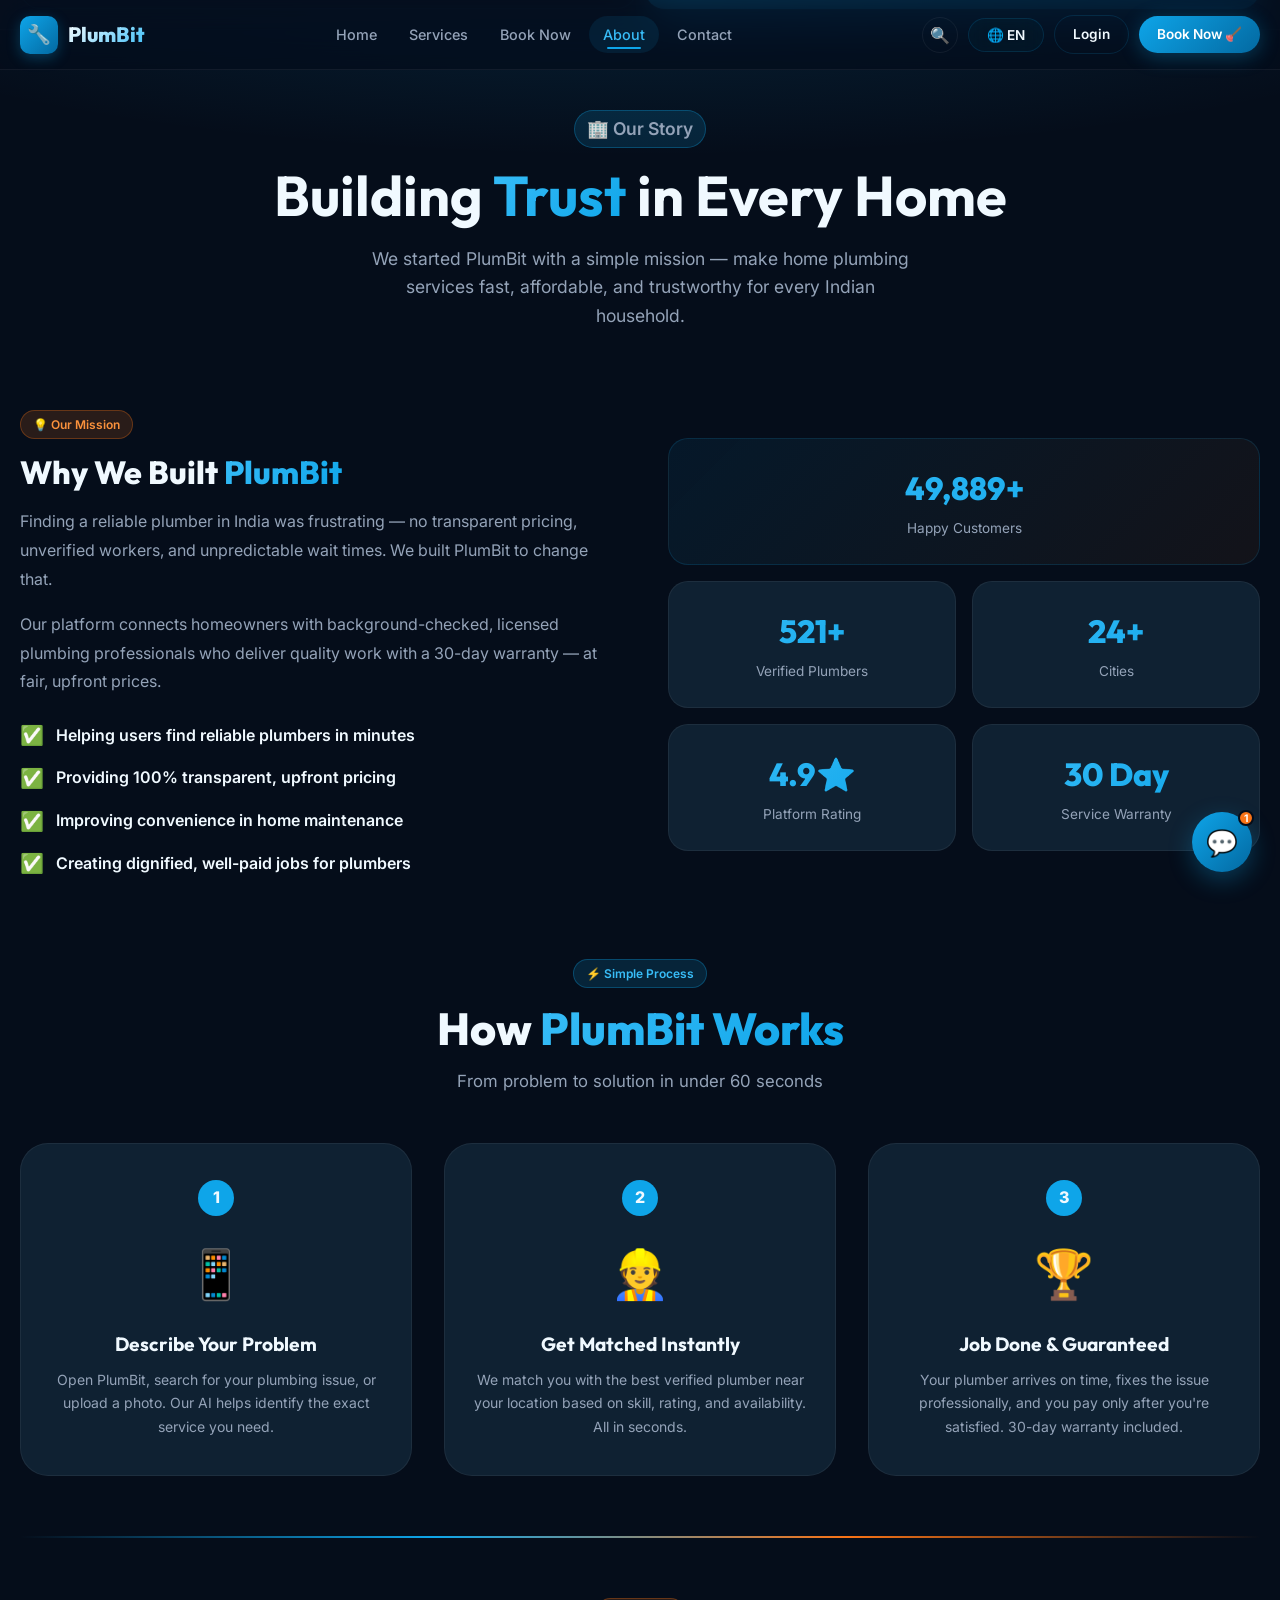
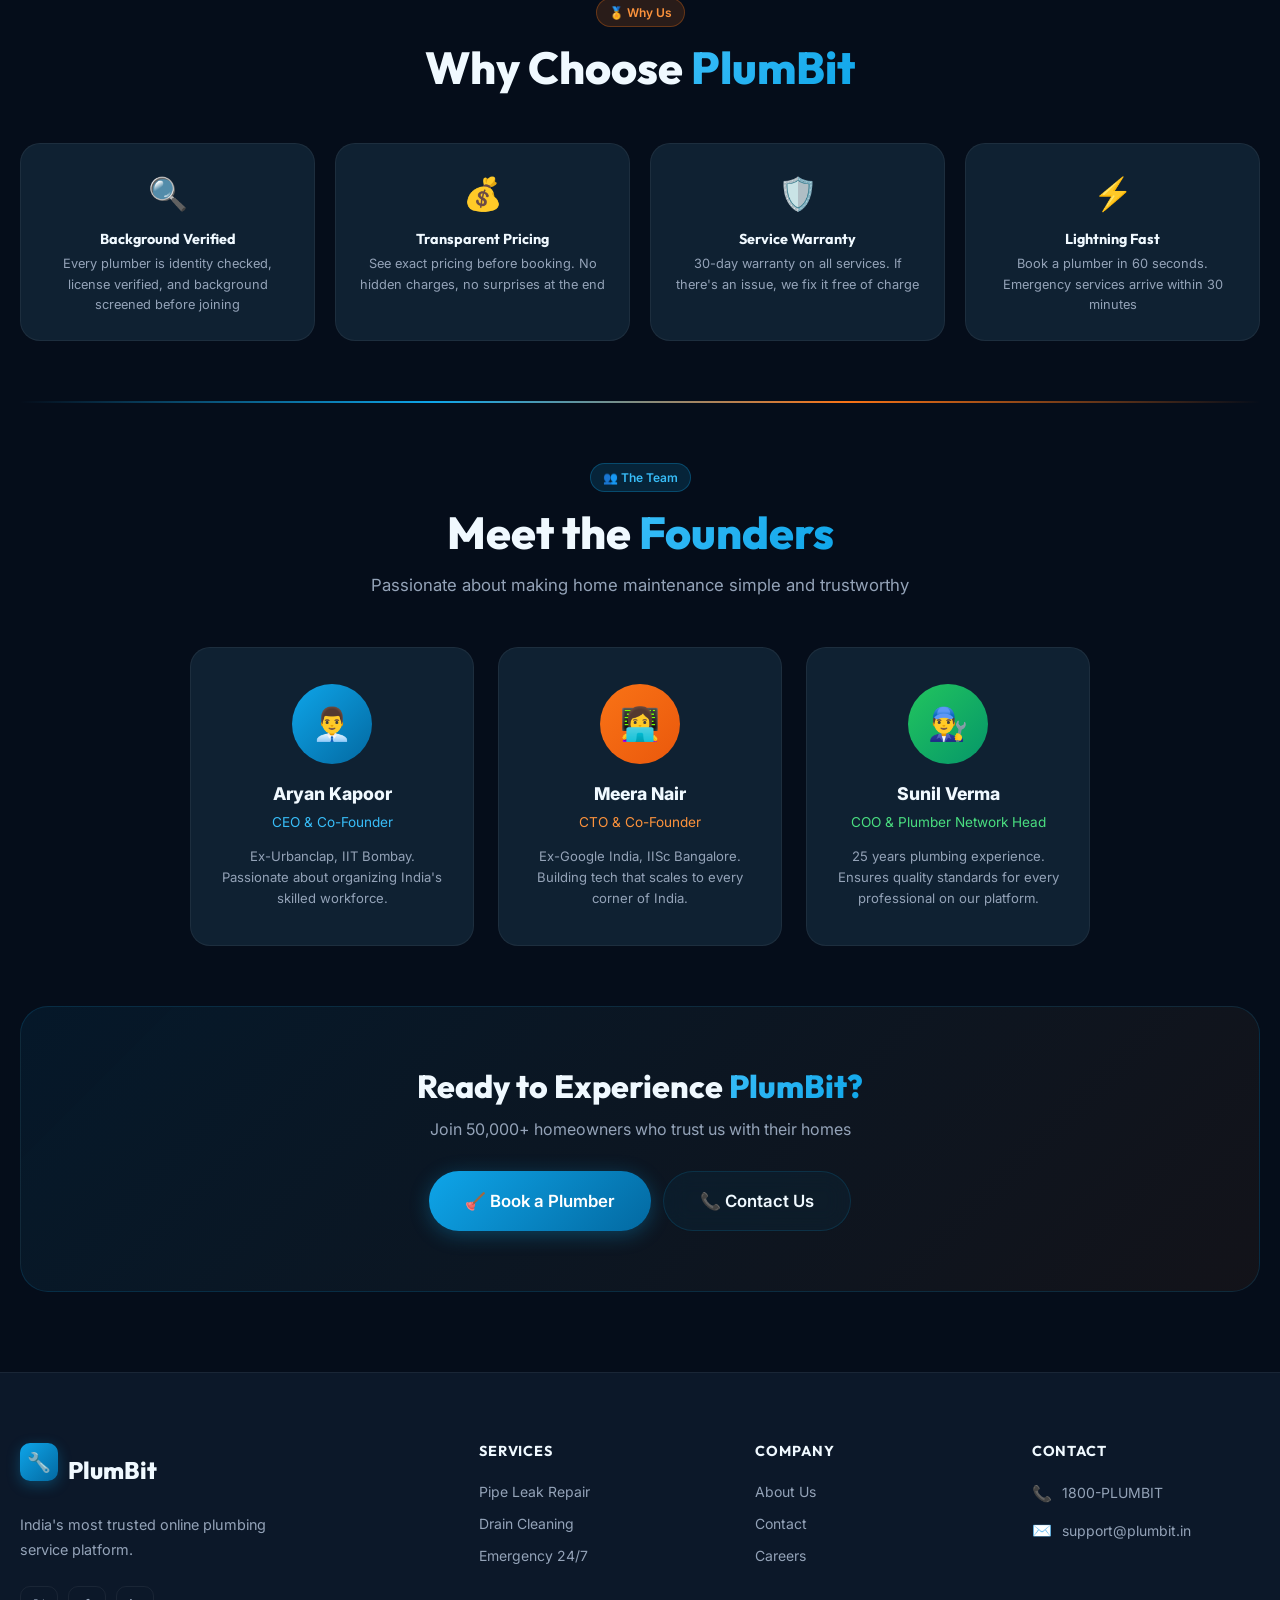
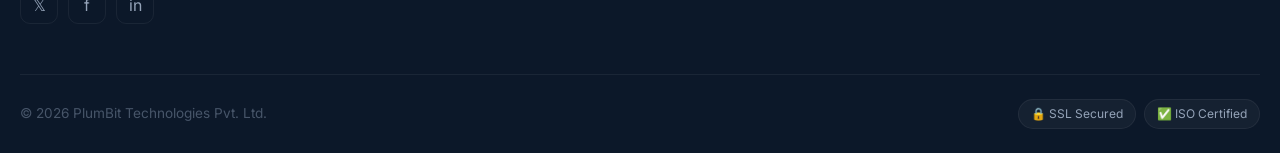
<file: plumbing-app/about.html>
<!DOCTYPE html>
<html lang="en">

<head>
    <meta charset="UTF-8">
    <meta name="viewport" content="width=device-width, initial-scale=1.0">
    <meta name="description"
        content="About PlumBit — Our mission to connect homeowners with reliable, verified plumbers across India.">
    <title>About Us — PlumBit</title>
    <link rel="icon"
        href="data:image/svg+xml,<svg xmlns='http://www.w3.org/2000/svg' viewBox='0 0 100 100'><text y='.9em' font-size='90'>🔧</text></svg>">
    <link rel="stylesheet" href="styles/main.css">
    <link rel="stylesheet" href="styles/navbar.css">
    <link rel="stylesheet" href="styles/footer.css">
    <link rel="stylesheet" href="styles/pages.css">
</head>

<body>

    <!-- NAVBAR -->
    <nav class="navbar" id="navbar">
        <div class="navbar-inner">
            <div class="container navbar-container">
                <a href="index.html" class="navbar-brand">
                    <div class="brand-icon">🔧</div><span class="brand-name">PlumBit</span>
                </a>
                <nav class="nav-links">
                    <a href="index.html" class="nav-link">Home</a>
                    <a href="services.html" class="nav-link">Services</a>
                    <a href="booking.html" class="nav-link">Book Now</a>
                    <a href="about.html" class="nav-link active">About</a>
                    <a href="contact.html" class="nav-link">Contact</a>
                </nav>
                <div class="nav-right">
                    <button class="nav-search-btn" id="searchBtn">🔍</button>
                    <button id="langToggle" class="btn btn-glass btn-sm hide-mobile">🌐 EN</button>
                    <a href="login.html" class="btn btn-outline btn-sm hide-mobile">Login</a>
                    <a href="booking.html" class="btn btn-primary btn-sm hide-mobile">Book Now 🪠</a>
                    <div class="hamburger" id="hamburger"><span></span><span></span><span></span></div>
                </div>
            </div>
        </div>
    </nav>
    <div class="mobile-menu" id="mobileMenu">
        <a href="index.html" class="mobile-nav-link">🏠 Home</a>
        <a href="services.html" class="mobile-nav-link">🔧 Services</a>
        <a href="booking.html" class="mobile-nav-link">📅 Book Now</a>
        <a href="about.html" class="mobile-nav-link active">ℹ️ About</a>
        <a href="contact.html" class="mobile-nav-link">📞 Contact</a>
        <div class="mobile-divider"></div>
        <div class="mobile-auth"><a href="login.html" class="btn btn-outline btn-sm">Login</a><a href="booking.html"
                class="btn btn-primary btn-sm">Book Now</a></div>
    </div>
    <div class="search-overlay" id="searchOverlay">
        <button class="search-close" id="searchClose">✕</button>
        <div class="search-box"><input type="search" class="search-input-big" id="searchInputBig"
                placeholder="Search plumbing services..."><span class="search-icon-big">🔍</span>
            <div class="search-suggestions" id="searchSuggestions"></div>
        </div>
    </div>

    <!-- HERO -->
    <div class="page-hero" style="padding-top:110px">
        <div class="container">
            <p class="badge badge-primary" style="margin:0 auto 14px;display:inline-flex;">🏢 Our Story</p>
            <h1>Building <span class="gradient-text">Trust</span> in Every Home</h1>
            <p>We started PlumBit with a simple mission — make home plumbing services fast, affordable, and trustworthy
                for every Indian household.</p>
        </div>
    </div>

    <!-- MISSION -->
    <section class="section" style="padding-top:20px">
        <div class="container">
            <div style="display:grid;grid-template-columns:1fr 1fr;gap:56px;align-items:center;margin-bottom:80px">
                <div>
                    <p class="badge badge-accent" style="margin-bottom:14px;display:inline-flex;">💡 Our Mission</p>
                    <h2 style="font-size:2rem;font-weight:800;margin-bottom:16px">Why We Built <span
                            class="gradient-text">PlumBit</span></h2>
                    <p style="color:var(--text-secondary);line-height:1.8;margin-bottom:16px">Finding a reliable plumber
                        in India was frustrating — no transparent pricing, unverified workers, and unpredictable wait
                        times. We built PlumBit to change that.</p>
                    <p style="color:var(--text-secondary);line-height:1.8;margin-bottom:24px">Our platform connects
                        homeowners with background-checked, licensed plumbing professionals who deliver quality work
                        with a 30-day warranty — at fair, upfront prices.</p>
                    <div style="display:flex;flex-direction:column;gap:12px">
                        <div style="display:flex;align-items:center;gap:12px"><span
                                style="color:var(--primary);font-size:1.2rem">✅</span><span
                                style="font-weight:600">Helping users find reliable plumbers in minutes</span></div>
                        <div style="display:flex;align-items:center;gap:12px"><span
                                style="color:var(--primary);font-size:1.2rem">✅</span><span
                                style="font-weight:600">Providing 100% transparent, upfront pricing</span></div>
                        <div style="display:flex;align-items:center;gap:12px"><span
                                style="color:var(--primary);font-size:1.2rem">✅</span><span
                                style="font-weight:600">Improving convenience in home maintenance</span></div>
                        <div style="display:flex;align-items:center;gap:12px"><span
                                style="color:var(--primary);font-size:1.2rem">✅</span><span
                                style="font-weight:600">Creating dignified, well-paid jobs for plumbers</span></div>
                    </div>
                </div>
                <div style="display:grid;grid-template-columns:1fr 1fr;gap:16px">
                    <div class="stat-card"
                        style="grid-column:1/-1;background:linear-gradient(135deg,rgba(14,165,233,0.08),rgba(249,115,22,0.06));border-color:var(--border-glass)">
                        <div class="stat-value" data-count="50000" data-suffix="+">0</div>
                        <div class="stat-label">Happy Customers</div>
                    </div>
                    <div class="stat-card">
                        <div class="stat-value" data-count="523" data-suffix="+">0</div>
                        <div class="stat-label">Verified Plumbers</div>
                    </div>
                    <div class="stat-card">
                        <div class="stat-value" data-count="25" data-suffix="+">0</div>
                        <div class="stat-label">Cities</div>
                    </div>
                    <div class="stat-card">
                        <div class="stat-value">4.9⭐</div>
                        <div class="stat-label">Platform Rating</div>
                    </div>
                    <div class="stat-card">
                        <div class="stat-value">30 Day</div>
                        <div class="stat-label">Service Warranty</div>
                    </div>
                </div>
            </div>

            <!-- How It Works -->
            <div class="text-center animate-on-scroll" style="margin-bottom:48px">
                <p class="badge badge-primary" style="margin:0 auto 14px;display:inline-flex;">⚡ Simple Process</p>
                <h2 class="section-title">How <span class="gradient-text">PlumBit Works</span></h2>
                <p class="section-subtitle" style="margin:0 auto 48px">From problem to solution in under 60 seconds</p>
            </div>
            <div class="how-works-grid animate-on-scroll">
                <div class="how-card">
                    <div class="step-number">1</div>
                    <div class="how-card-icon">📱</div>
                    <h3>Describe Your Problem</h3>
                    <p>Open PlumBit, search for your plumbing issue, or upload a photo. Our AI helps identify the exact
                        service you need.</p>
                </div>
                <div class="how-card">
                    <div class="step-number">2</div>
                    <div class="how-card-icon">👷</div>
                    <h3>Get Matched Instantly</h3>
                    <p>We match you with the best verified plumber near your location based on skill, rating, and
                        availability. All in seconds.</p>
                </div>
                <div class="how-card">
                    <div class="step-number">3</div>
                    <div class="how-card-icon">🏆</div>
                    <h3>Job Done & Guaranteed</h3>
                    <p>Your plumber arrives on time, fixes the issue professionally, and you pay only after you're
                        satisfied. 30-day warranty included.</p>
                </div>
            </div>

            <hr class="glow-line">

            <!-- Why Choose Us -->
            <div class="text-center animate-on-scroll" style="margin-bottom:48px">
                <p class="badge badge-accent" style="margin:0 auto 14px;display:inline-flex;">🏅 Why Us</p>
                <h2 class="section-title">Why Choose <span class="gradient-text">PlumBit</span></h2>
            </div>
            <div class="trust-badges animate-on-scroll">
                <div class="trust-badge">
                    <div class="trust-badge-icon">🔍</div>
                    <h4>Background Verified</h4>
                    <p>Every plumber is identity checked, license verified, and background screened before joining</p>
                </div>
                <div class="trust-badge">
                    <div class="trust-badge-icon">💰</div>
                    <h4>Transparent Pricing</h4>
                    <p>See exact pricing before booking. No hidden charges, no surprises at the end</p>
                </div>
                <div class="trust-badge">
                    <div class="trust-badge-icon">🛡️</div>
                    <h4>Service Warranty</h4>
                    <p>30-day warranty on all services. If there's an issue, we fix it free of charge</p>
                </div>
                <div class="trust-badge">
                    <div class="trust-badge-icon">⚡</div>
                    <h4>Lightning Fast</h4>
                    <p>Book a plumber in 60 seconds. Emergency services arrive within 30 minutes</p>
                </div>
            </div>

            <hr class="glow-line">

            <!-- Team -->
            <div class="text-center animate-on-scroll" style="margin-bottom:48px">
                <p class="badge badge-primary" style="margin:0 auto 14px;display:inline-flex;">👥 The Team</p>
                <h2 class="section-title">Meet the <span class="gradient-text">Founders</span></h2>
                <p class="section-subtitle" style="margin:0 auto 48px">Passionate about making home maintenance simple
                    and trustworthy</p>
            </div>
            <div class="grid-3 animate-on-scroll" style="max-width:900px;margin:0 auto">
                <div class="card text-center" style="padding:36px 24px">
                    <div
                        style="width:80px;height:80px;border-radius:50%;background:linear-gradient(135deg,var(--primary),var(--primary-dark));display:flex;align-items:center;justify-content:center;font-size:2rem;margin:0 auto 16px">
                        👨‍💼</div>
                    <div style="font-size:1.1rem;font-weight:800;margin-bottom:4px">Aryan Kapoor</div>
                    <div style="font-size:0.85rem;color:var(--primary-light);margin-bottom:12px">CEO & Co-Founder</div>
                    <div style="font-size:0.82rem;color:var(--text-secondary)">Ex-Urbanclap, IIT Bombay. Passionate
                        about organizing India's skilled workforce.</div>
                </div>
                <div class="card text-center" style="padding:36px 24px">
                    <div
                        style="width:80px;height:80px;border-radius:50%;background:linear-gradient(135deg,var(--accent),var(--accent-dark));display:flex;align-items:center;justify-content:center;font-size:2rem;margin:0 auto 16px">
                        👩‍💻</div>
                    <div style="font-size:1.1rem;font-weight:800;margin-bottom:4px">Meera Nair</div>
                    <div style="font-size:0.85rem;color:var(--accent-light);margin-bottom:12px">CTO & Co-Founder</div>
                    <div style="font-size:0.82rem;color:var(--text-secondary)">Ex-Google India, IISc Bangalore. Building
                        tech that scales to every corner of India.</div>
                </div>
                <div class="card text-center" style="padding:36px 24px">
                    <div
                        style="width:80px;height:80px;border-radius:50%;background:linear-gradient(135deg,var(--success),#059669);display:flex;align-items:center;justify-content:center;font-size:2rem;margin:0 auto 16px">
                        👨‍🔧</div>
                    <div style="font-size:1.1rem;font-weight:800;margin-bottom:4px">Sunil Verma</div>
                    <div style="font-size:0.85rem;color:#4ADE80;margin-bottom:12px">COO & Plumber Network Head</div>
                    <div style="font-size:0.82rem;color:var(--text-secondary)">25 years plumbing experience. Ensures
                        quality standards for every professional on our platform.</div>
                </div>
            </div>

            <!-- CTA -->
            <div class="animate-on-scroll"
                style="margin-top:60px;text-align:center;background:linear-gradient(135deg,rgba(14,165,233,0.08),rgba(249,115,22,0.06));border:1px solid var(--border-glass);border-radius:var(--radius-xl);padding:60px 40px">
                <h2 style="font-size:2rem;font-weight:800;margin-bottom:12px">Ready to Experience <span
                        class="gradient-text">PlumBit?</span></h2>
                <p style="color:var(--text-secondary);margin-bottom:28px">Join 50,000+ homeowners who trust us with
                    their homes</p>
                <div style="display:flex;gap:12px;justify-content:center;flex-wrap:wrap">
                    <a href="booking.html" class="btn btn-primary btn-lg">🪠 Book a Plumber</a>
                    <a href="contact.html" class="btn btn-glass btn-lg">📞 Contact Us</a>
                </div>
            </div>
        </div>
    </section>

    <!-- FOOTER -->
    <footer class="footer">
        <div class="footer-main">
            <div class="container">
                <div class="footer-grid">
                    <div class="footer-brand">
                        <div style="display:flex;align-items:center;gap:10px;margin-bottom:16px">
                            <div class="brand-icon">🔧</div><span
                                style="font-family:'Outfit',sans-serif;font-size:1.5rem;font-weight:800;color:var(--text-primary)">PlumBit</span>
                        </div>
                        <p>India's most trusted online plumbing service platform.</p>
                        <div class="social-links"><a href="#" class="social-link">𝕏</a><a href="#"
                                class="social-link">f</a><a href="#" class="social-link">in</a></div>
                    </div>
                    <div class="footer-col">
                        <h4>Services</h4>
                        <div class="footer-links"><a href="services.html" class="footer-link">Pipe Leak Repair</a><a
                                href="services.html" class="footer-link">Drain Cleaning</a><a href="services.html"
                                class="footer-link">Emergency 24/7</a></div>
                    </div>
                    <div class="footer-col">
                        <h4>Company</h4>
                        <div class="footer-links"><a href="about.html" class="footer-link">About Us</a><a
                                href="contact.html" class="footer-link">Contact</a><a href="#"
                                class="footer-link">Careers</a></div>
                    </div>
                    <div class="footer-col">
                        <h4>Contact</h4>
                        <div class="footer-contact-item"><span class="footer-contact-icon">📞</span>1800-PLUMBIT</div>
                        <div class="footer-contact-item"><span class="footer-contact-icon">✉️</span>support@plumbit.in
                        </div>
                    </div>
                </div>
            </div>
        </div>
        <div class="container">
            <div class="footer-bottom">
                <p>© 2026 PlumBit Technologies Pvt. Ltd.</p>
                <div class="footer-badges"><span class="footer-badge">🔒 SSL Secured</span><span class="footer-badge">✅
                        ISO Certified</span></div>
            </div>
        </div>
    </footer>

    <!-- CHATBOT -->
    <div class="chatbot-bubble">
        <button class="chatbot-btn" id="chatbotBtn">💬<span class="chatbot-notif">1</span></button>
        <div class="chatbot-window" id="chatbotWindow">
            <div class="chatbot-header">
                <div class="chatbot-av">🤖</div>
                <div>
                    <div class="chatbot-name">PlumBot AI</div>
                    <div class="chatbot-status"><span class="status-dot status-online"></span>Online</div>
                </div><button class="chatbot-close" id="chatbotClose">✕</button>
            </div>
            <div class="chatbot-messages" id="chatbotMessages">
                <div class="chat-msg bot">Learn about PlumBit! <div class="quick-replies"><span
                            class="quick-reply">warranty</span><span class="quick-reply">plumber</span><span
                            class="quick-reply">book</span></div>
                </div>
            </div>
            <div class="chatbot-input-row"><input type="text" class="chatbot-input" id="chatbotInput"
                    placeholder="Type a message..."><button class="chatbot-send" id="chatbotSend">→</button></div>
        </div>
    </div>
    <script src="js/main.js"></script>
</body>

</html>
</file>
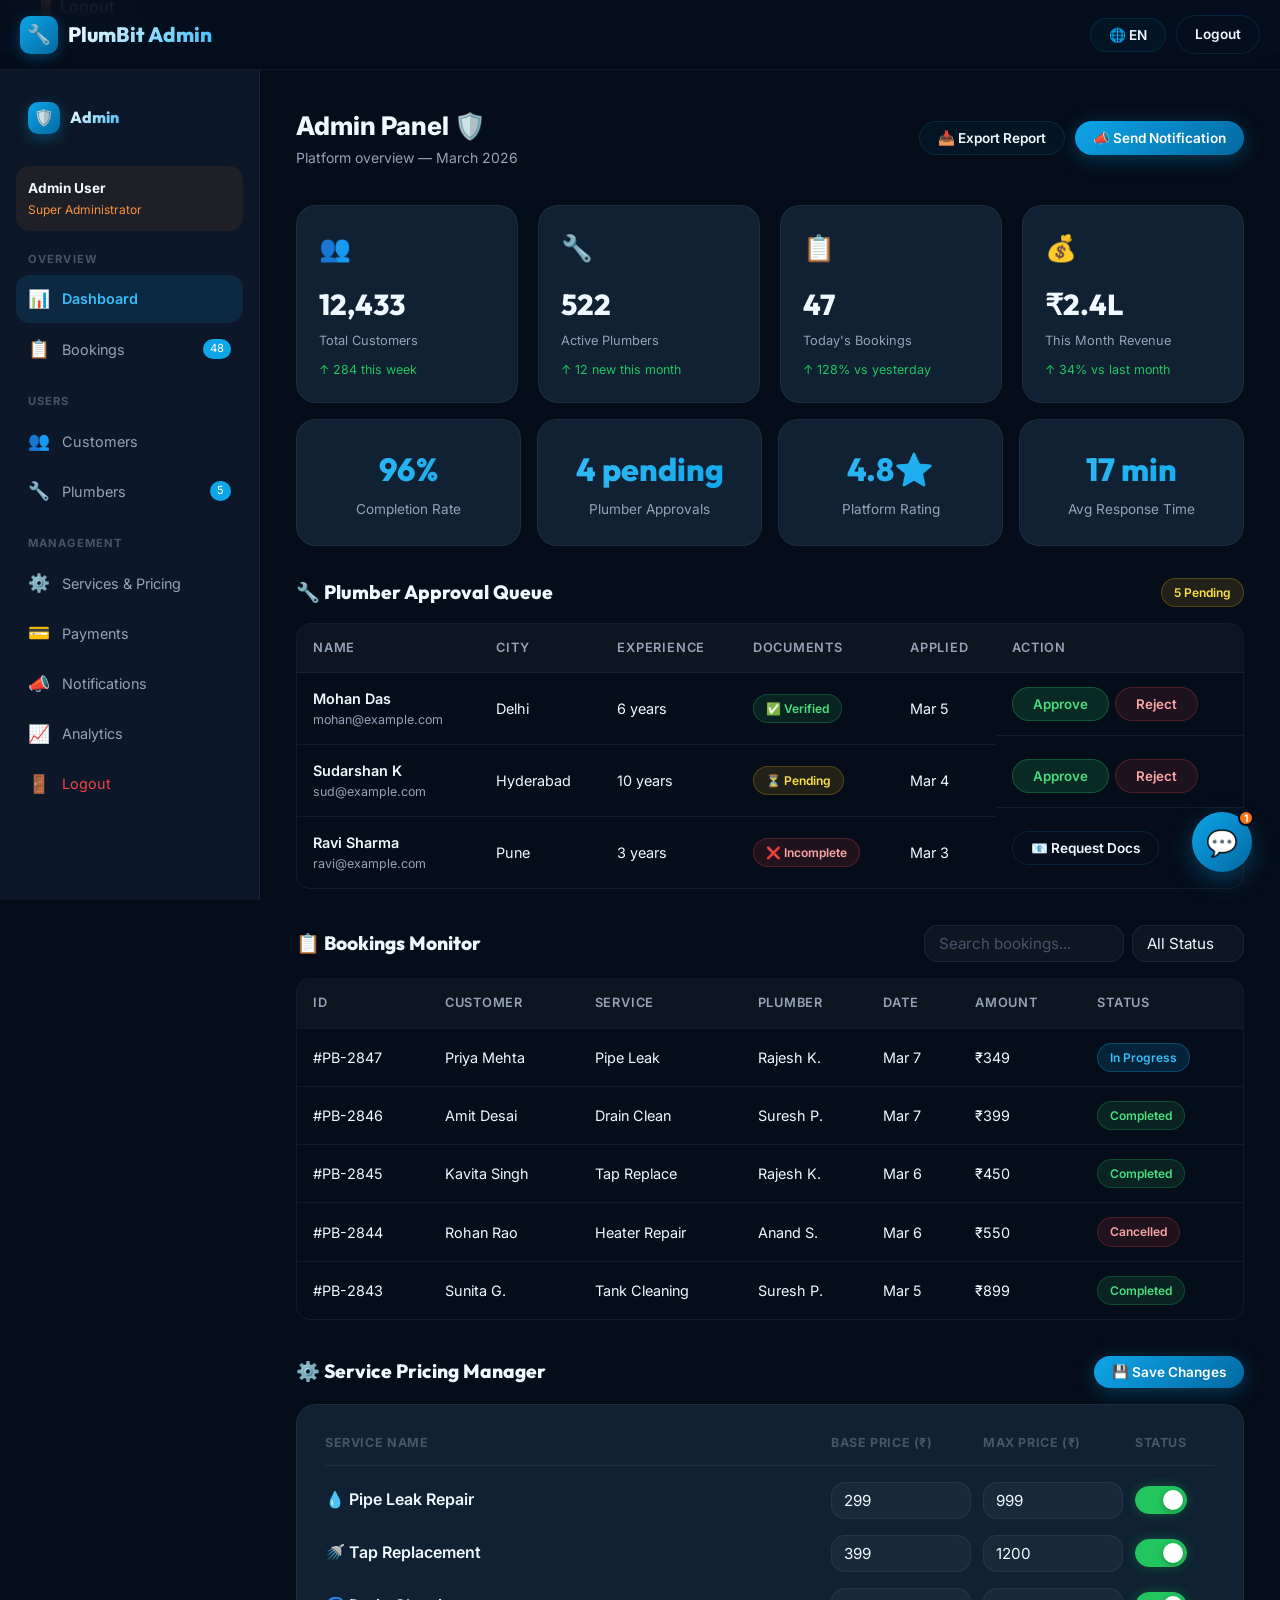
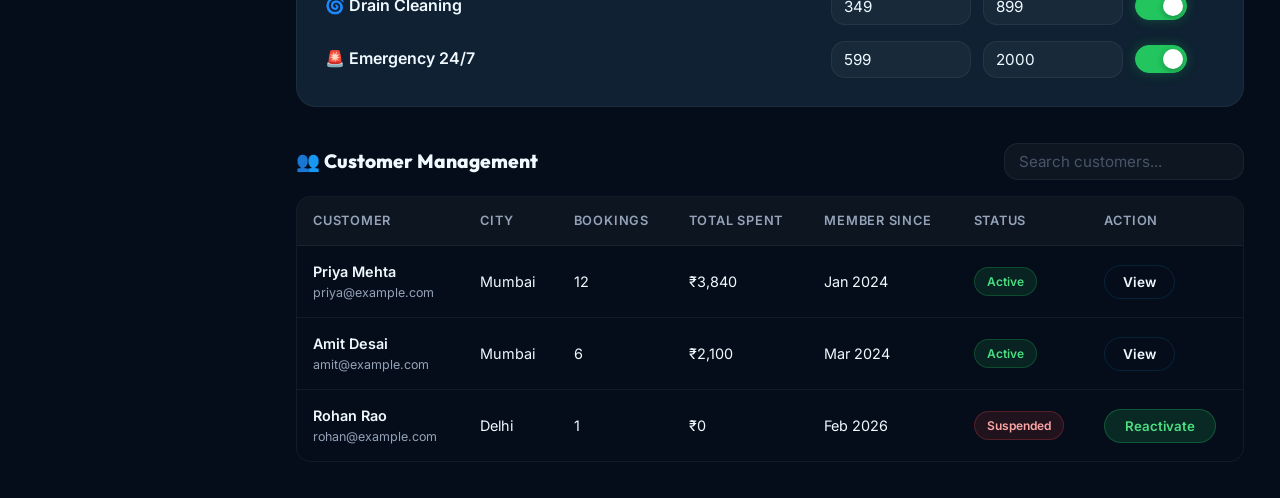
<file: plumbing-app/admin.html>
<!DOCTYPE html>
<html lang="en">

<head>
    <meta charset="UTF-8">
    <meta name="viewport" content="width=device-width, initial-scale=1.0">
    <title>Admin Panel — PlumBit</title>
    <link rel="icon"
        href="data:image/svg+xml,<svg xmlns='http://www.w3.org/2000/svg' viewBox='0 0 100 100'><text y='.9em' font-size='90'>🔧</text></svg>">
    <link rel="stylesheet" href="styles/main.css">
    <link rel="stylesheet" href="styles/navbar.css">
    <link rel="stylesheet" href="styles/pages.css">
</head>

<body>

    <!-- NAVBAR -->
    <nav class="navbar" id="navbar">
        <div class="navbar-inner">
            <div class="container navbar-container">
                <a href="index.html" class="navbar-brand">
                    <div class="brand-icon">🔧</div><span class="brand-name">PlumBit Admin</span>
                </a>
                <div class="nav-right">
                    <button id="langToggle" class="btn btn-glass btn-sm hide-mobile">🌐 EN</button>
                    <a href="login.html" class="btn btn-outline btn-sm hide-mobile">Logout</a>
                    <div class="hamburger" id="hamburger"><span></span><span></span><span></span></div>
                </div>
            </div>
        </div>
    </nav>
    <div class="mobile-menu" id="mobileMenu">
        <a href="index.html" class="mobile-nav-link">🏠 Home</a>
        <div class="mobile-divider"></div>
        <a href="login.html" class="mobile-nav-link">🚪 Logout</a>
    </div>

    <div class="dashboard-layout">
        <!-- Sidebar -->
        <aside class="sidebar">
            <div class="sidebar-logo">
                <div class="brand-icon" style="width:32px;height:32px;font-size:1rem">🛡️</div><span class="brand-name"
                    style="font-size:1rem">Admin</span>
            </div>
            <div
                style="padding:12px;background:rgba(249,115,22,0.08);border-radius:var(--radius-md);margin-bottom:8px;font-size:0.85rem">
                <div style="font-weight:700">Admin User</div>
                <div style="font-size:0.75rem;color:var(--accent-light)">Super Administrator</div>
            </div>
            <div class="sidebar-label">Overview</div>
            <a href="#overview" class="sidebar-item active"><span class="sidebar-icon">📊</span> Dashboard</a>
            <a href="#bookings" class="sidebar-item"><span class="sidebar-icon">📋</span> Bookings <span
                    class="sidebar-badge">48</span></a>
            <div class="sidebar-label">Users</div>
            <a href="#users" class="sidebar-item"><span class="sidebar-icon">👥</span> Customers</a>
            <a href="#plumbers" class="sidebar-item"><span class="sidebar-icon">🔧</span> Plumbers <span
                    class="sidebar-badge">5</span></a>
            <div class="sidebar-label">Management</div>
            <a href="#services" class="sidebar-item"><span class="sidebar-icon">⚙️</span> Services & Pricing</a>
            <a href="#" class="sidebar-item"><span class="sidebar-icon">💳</span> Payments</a>
            <a href="#" class="sidebar-item"><span class="sidebar-icon">📣</span> Notifications</a>
            <a href="#" class="sidebar-item"><span class="sidebar-icon">📈</span> Analytics</a>
            <a href="login.html" class="sidebar-item" style="color:var(--danger)"><span class="sidebar-icon">🚪</span>
                Logout</a>
        </aside>

        <!-- Main -->
        <main class="dashboard-main">
            <div class="dashboard-header">
                <div>
                    <div class="dashboard-title">Admin Panel 🛡️</div>
                    <div class="dashboard-subtitle">Platform overview — March 2026</div>
                </div>
                <div style="display:flex;gap:10px;flex-wrap:wrap">
                    <button class="btn btn-glass btn-sm" onclick="showToast('Report exported!','success')">📥 Export
                        Report</button>
                    <button class="btn btn-primary btn-sm" onclick="showToast('Notification sent!','success')">📣 Send
                        Notification</button>
                </div>
            </div>

            <!-- Stats -->
            <div id="overview">
                <div class="dash-stats" style="margin-bottom:16px">
                    <div class="dash-stat-card">
                        <div class="dash-stat-icon">👥</div>
                        <div class="dash-stat-val" data-count="12450" data-suffix="">0</div>
                        <div class="dash-stat-lbl">Total Customers</div>
                        <div class="dash-stat-trend trend-up">↑ 284 this week</div>
                    </div>
                    <div class="dash-stat-card">
                        <div class="dash-stat-icon">🔧</div>
                        <div class="dash-stat-val" data-count="523" data-suffix="">0</div>
                        <div class="dash-stat-lbl">Active Plumbers</div>
                        <div class="dash-stat-trend trend-up">↑ 12 new this month</div>
                    </div>
                    <div class="dash-stat-card">
                        <div class="dash-stat-icon">📋</div>
                        <div class="dash-stat-val" data-count="48" data-suffix="">0</div>
                        <div class="dash-stat-lbl">Today's Bookings</div>
                        <div class="dash-stat-trend trend-up">↑ 128% vs yesterday</div>
                    </div>
                    <div class="dash-stat-card">
                        <div class="dash-stat-icon">💰</div>
                        <div class="dash-stat-val">₹2.4L</div>
                        <div class="dash-stat-lbl">This Month Revenue</div>
                        <div class="dash-stat-trend trend-up">↑ 34% vs last month</div>
                    </div>
                </div>
                <div style="display:grid;grid-template-columns:repeat(4,1fr);gap:16px;margin-bottom:32px">
                    <div class="stat-card">
                        <div class="stat-value" data-count="97" data-suffix="%">0</div>
                        <div class="stat-label">Completion Rate</div>
                    </div>
                    <div class="stat-card">
                        <div class="stat-value" data-count="5" data-suffix=" pending">0</div>
                        <div class="stat-label">Plumber Approvals</div>
                    </div>
                    <div class="stat-card">
                        <div class="stat-value">4.8⭐</div>
                        <div class="stat-label">Platform Rating</div>
                    </div>
                    <div class="stat-card">
                        <div class="stat-value" data-count="18" data-suffix=" min">0</div>
                        <div class="stat-label">Avg Response Time</div>
                    </div>
                </div>
            </div>

            <!-- Plumber Approvals -->
            <div id="plumbers" style="margin-top:8px">
                <div style="display:flex;align-items:center;justify-content:space-between;margin-bottom:16px">
                    <h2 style="font-size:1.2rem;font-weight:800">🔧 Plumber Approval Queue</h2><span
                        class="badge badge-warning">5 Pending</span>
                </div>
                <div class="table-wrap">
                    <table class="data-table">
                        <thead>
                            <tr>
                                <th>Name</th>
                                <th>City</th>
                                <th>Experience</th>
                                <th>Documents</th>
                                <th>Applied</th>
                                <th>Action</th>
                            </tr>
                        </thead>
                        <tbody>
                            <tr>
                                <td>
                                    <div style="font-weight:600">Mohan Das</div>
                                    <div style="font-size:0.78rem;color:var(--text-secondary)">mohan@example.com</div>
                                </td>
                                <td>Delhi</td>
                                <td>6 years</td>
                                <td><span class="badge badge-success">✅ Verified</span></td>
                                <td>Mar 5</td>
                                <td style="display:flex;gap:6px">
                                    <button class="btn-accept"
                                        onclick="this.closest('tr').style.opacity='0.5';showToast('✅ Mohan approved!','success')">Approve</button>
                                    <button class="btn-reject"
                                        onclick="this.closest('tr').style.opacity='0.5';showToast('Rejected','info')">Reject</button>
                                </td>
                            </tr>
                            <tr>
                                <td>
                                    <div style="font-weight:600">Sudarshan K</div>
                                    <div style="font-size:0.78rem;color:var(--text-secondary)">sud@example.com</div>
                                </td>
                                <td>Hyderabad</td>
                                <td>10 years</td>
                                <td><span class="badge badge-warning">⏳ Pending</span></td>
                                <td>Mar 4</td>
                                <td style="display:flex;gap:6px">
                                    <button class="btn-accept"
                                        onclick="this.closest('tr').style.opacity='0.5';showToast('✅ Approved!','success')">Approve</button>
                                    <button class="btn-reject"
                                        onclick="this.closest('tr').style.opacity='0.5';showToast('Rejected','info')">Reject</button>
                                </td>
                            </tr>
                            <tr>
                                <td>
                                    <div style="font-weight:600">Ravi Sharma</div>
                                    <div style="font-size:0.78rem;color:var(--text-secondary)">ravi@example.com</div>
                                </td>
                                <td>Pune</td>
                                <td>3 years</td>
                                <td><span class="badge badge-danger">❌ Incomplete</span></td>
                                <td>Mar 3</td>
                                <td style="display:flex;gap:6px">
                                    <button class="btn btn-outline btn-sm"
                                        onclick="showToast('Reminder sent to Ravi','info')">📧 Request Docs</button>
                                </td>
                            </tr>
                        </tbody>
                    </table>
                </div>
            </div>

            <!-- Bookings Monitor -->
            <div id="bookings" style="margin-top:36px">
                <div
                    style="display:flex;align-items:center;justify-content:space-between;margin-bottom:16px;flex-wrap:wrap;gap:12px">
                    <h2 style="font-size:1.2rem;font-weight:800">📋 Bookings Monitor</h2>
                    <div style="display:flex;gap:8px;flex-wrap:wrap">
                        <input type="search" class="form-input" placeholder="Search bookings..."
                            style="width:200px;padding:8px 14px">
                        <select class="form-input" style="width:auto;padding:8px 14px">
                            <option>All Status</option>
                            <option>In Progress</option>
                            <option>Completed</option>
                            <option>Cancelled</option>
                        </select>
                    </div>
                </div>
                <div class="table-wrap">
                    <table class="data-table">
                        <thead>
                            <tr>
                                <th>ID</th>
                                <th>Customer</th>
                                <th>Service</th>
                                <th>Plumber</th>
                                <th>Date</th>
                                <th>Amount</th>
                                <th>Status</th>
                            </tr>
                        </thead>
                        <tbody>
                            <tr>
                                <td>#PB-2847</td>
                                <td>Priya Mehta</td>
                                <td>Pipe Leak</td>
                                <td>Rajesh K.</td>
                                <td>Mar 7</td>
                                <td>₹349</td>
                                <td><span class="badge badge-primary">In Progress</span></td>
                            </tr>
                            <tr>
                                <td>#PB-2846</td>
                                <td>Amit Desai</td>
                                <td>Drain Clean</td>
                                <td>Suresh P.</td>
                                <td>Mar 7</td>
                                <td>₹399</td>
                                <td><span class="badge badge-success">Completed</span></td>
                            </tr>
                            <tr>
                                <td>#PB-2845</td>
                                <td>Kavita Singh</td>
                                <td>Tap Replace</td>
                                <td>Rajesh K.</td>
                                <td>Mar 6</td>
                                <td>₹450</td>
                                <td><span class="badge badge-success">Completed</span></td>
                            </tr>
                            <tr>
                                <td>#PB-2844</td>
                                <td>Rohan Rao</td>
                                <td>Heater Repair</td>
                                <td>Anand S.</td>
                                <td>Mar 6</td>
                                <td>₹550</td>
                                <td><span class="badge badge-danger">Cancelled</span></td>
                            </tr>
                            <tr>
                                <td>#PB-2843</td>
                                <td>Sunita G.</td>
                                <td>Tank Cleaning</td>
                                <td>Suresh P.</td>
                                <td>Mar 5</td>
                                <td>₹899</td>
                                <td><span class="badge badge-success">Completed</span></td>
                            </tr>
                        </tbody>
                    </table>
                </div>
            </div>

            <!-- Service Pricing Editor -->
            <div id="services" style="margin-top:36px">
                <div style="display:flex;align-items:center;justify-content:space-between;margin-bottom:16px">
                    <h2 style="font-size:1.2rem;font-weight:800">⚙️ Service Pricing Manager</h2>
                    <button class="btn btn-primary btn-sm" onclick="showToast('✅ All prices saved!','success')">💾 Save
                        Changes</button>
                </div>
                <div class="card">
                    <div style="display:flex;flex-direction:column;gap:16px">
                        <div
                            style="display:grid;grid-template-columns:1fr 140px 140px 80px;gap:12px;padding-bottom:12px;border-bottom:1px solid var(--border-subtle);font-size:0.78rem;font-weight:700;text-transform:uppercase;letter-spacing:0.05em;color:var(--text-muted)">
                            <span>Service Name</span><span>Base Price (₹)</span><span>Max Price
                                (₹)</span><span>Status</span>
                        </div>
                        <div
                            style="display:grid;grid-template-columns:1fr 140px 140px 80px;gap:12px;align-items:center">
                            <div style="font-weight:600">💧 Pipe Leak Repair</div>
                            <input type="number" class="form-input" value="299" style="padding:8px 12px">
                            <input type="number" class="form-input" value="999" style="padding:8px 12px">
                            <label class="toggle-switch"><input type="checkbox" checked><span
                                    class="toggle-slider"></span></label>
                        </div>
                        <div
                            style="display:grid;grid-template-columns:1fr 140px 140px 80px;gap:12px;align-items:center">
                            <div style="font-weight:600">🚿 Tap Replacement</div>
                            <input type="number" class="form-input" value="399" style="padding:8px 12px">
                            <input type="number" class="form-input" value="1200" style="padding:8px 12px">
                            <label class="toggle-switch"><input type="checkbox" checked><span
                                    class="toggle-slider"></span></label>
                        </div>
                        <div
                            style="display:grid;grid-template-columns:1fr 140px 140px 80px;gap:12px;align-items:center">
                            <div style="font-weight:600">🌀 Drain Cleaning</div>
                            <input type="number" class="form-input" value="349" style="padding:8px 12px">
                            <input type="number" class="form-input" value="899" style="padding:8px 12px">
                            <label class="toggle-switch"><input type="checkbox" checked><span
                                    class="toggle-slider"></span></label>
                        </div>
                        <div
                            style="display:grid;grid-template-columns:1fr 140px 140px 80px;gap:12px;align-items:center">
                            <div style="font-weight:600">🚨 Emergency 24/7</div>
                            <input type="number" class="form-input" value="599" style="padding:8px 12px">
                            <input type="number" class="form-input" value="2000" style="padding:8px 12px">
                            <label class="toggle-switch"><input type="checkbox" checked><span
                                    class="toggle-slider"></span></label>
                        </div>
                    </div>
                </div>
            </div>

            <!-- Customer Management -->
            <div id="users" style="margin-top:36px">
                <div
                    style="display:flex;align-items:center;justify-content:space-between;margin-bottom:16px;flex-wrap:wrap;gap:12px">
                    <h2 style="font-size:1.2rem;font-weight:800">👥 Customer Management</h2>
                    <input type="search" class="form-input" placeholder="Search customers..."
                        style="width:240px;padding:8px 14px">
                </div>
                <div class="table-wrap">
                    <table class="data-table">
                        <thead>
                            <tr>
                                <th>Customer</th>
                                <th>City</th>
                                <th>Bookings</th>
                                <th>Total Spent</th>
                                <th>Member Since</th>
                                <th>Status</th>
                                <th>Action</th>
                            </tr>
                        </thead>
                        <tbody>
                            <tr>
                                <td>
                                    <div style="font-weight:600">Priya Mehta</div>
                                    <div style="font-size:0.78rem;color:var(--text-secondary)">priya@example.com</div>
                                </td>
                                <td>Mumbai</td>
                                <td>12</td>
                                <td>₹3,840</td>
                                <td>Jan 2024</td>
                                <td><span class="badge badge-success">Active</span></td>
                                <td><button class="btn btn-outline btn-sm"
                                        onclick="showToast('Profile viewed','info')">View</button></td>
                            </tr>
                            <tr>
                                <td>
                                    <div style="font-weight:600">Amit Desai</div>
                                    <div style="font-size:0.78rem;color:var(--text-secondary)">amit@example.com</div>
                                </td>
                                <td>Mumbai</td>
                                <td>6</td>
                                <td>₹2,100</td>
                                <td>Mar 2024</td>
                                <td><span class="badge badge-success">Active</span></td>
                                <td><button class="btn btn-outline btn-sm">View</button></td>
                            </tr>
                            <tr>
                                <td>
                                    <div style="font-weight:600">Rohan Rao</div>
                                    <div style="font-size:0.78rem;color:var(--text-secondary)">rohan@example.com</div>
                                </td>
                                <td>Delhi</td>
                                <td>1</td>
                                <td>₹0</td>
                                <td>Feb 2026</td>
                                <td><span class="badge badge-danger">Suspended</span></td>
                                <td><button class="btn-accept"
                                        onclick="showToast('Account reactivated','success')">Reactivate</button></td>
                            </tr>
                        </tbody>
                    </table>
                </div>
            </div>
        </main>
    </div>

    <!-- CHATBOT -->
    <div class="chatbot-bubble">
        <button class="chatbot-btn" id="chatbotBtn">💬<span class="chatbot-notif">1</span></button>
        <div class="chatbot-window" id="chatbotWindow">
            <div class="chatbot-header">
                <div class="chatbot-av">🤖</div>
                <div>
                    <div class="chatbot-name">PlumBot AI</div>
                    <div class="chatbot-status"><span class="status-dot status-online"></span>Online</div>
                </div><button class="chatbot-close" id="chatbotClose">✕</button>
            </div>
            <div class="chatbot-messages" id="chatbotMessages">
                <div class="chat-msg bot">Admin panel ready! 5 plumber approvals pending. <div class="quick-replies">
                        <span class="quick-reply">help</span></div>
                </div>
            </div>
            <div class="chatbot-input-row"><input type="text" class="chatbot-input" id="chatbotInput"
                    placeholder="Type a message..."><button class="chatbot-send" id="chatbotSend">→</button></div>
        </div>
    </div>

    <script src="js/main.js"></script>
    <script>
        document.querySelectorAll('.sidebar-item').forEach(item => {
            item.addEventListener('click', function (e) {
                if (this.getAttribute('href')?.startsWith('#')) { e.preventDefault(); document.querySelectorAll('.sidebar-item').forEach(i => i.classList.remove('active')); this.classList.add('active'); document.querySelector(this.getAttribute('href'))?.scrollIntoView({ behavior: 'smooth', block: 'start' }); }
            });
        });
    </script>
</body>

</html>
</file>
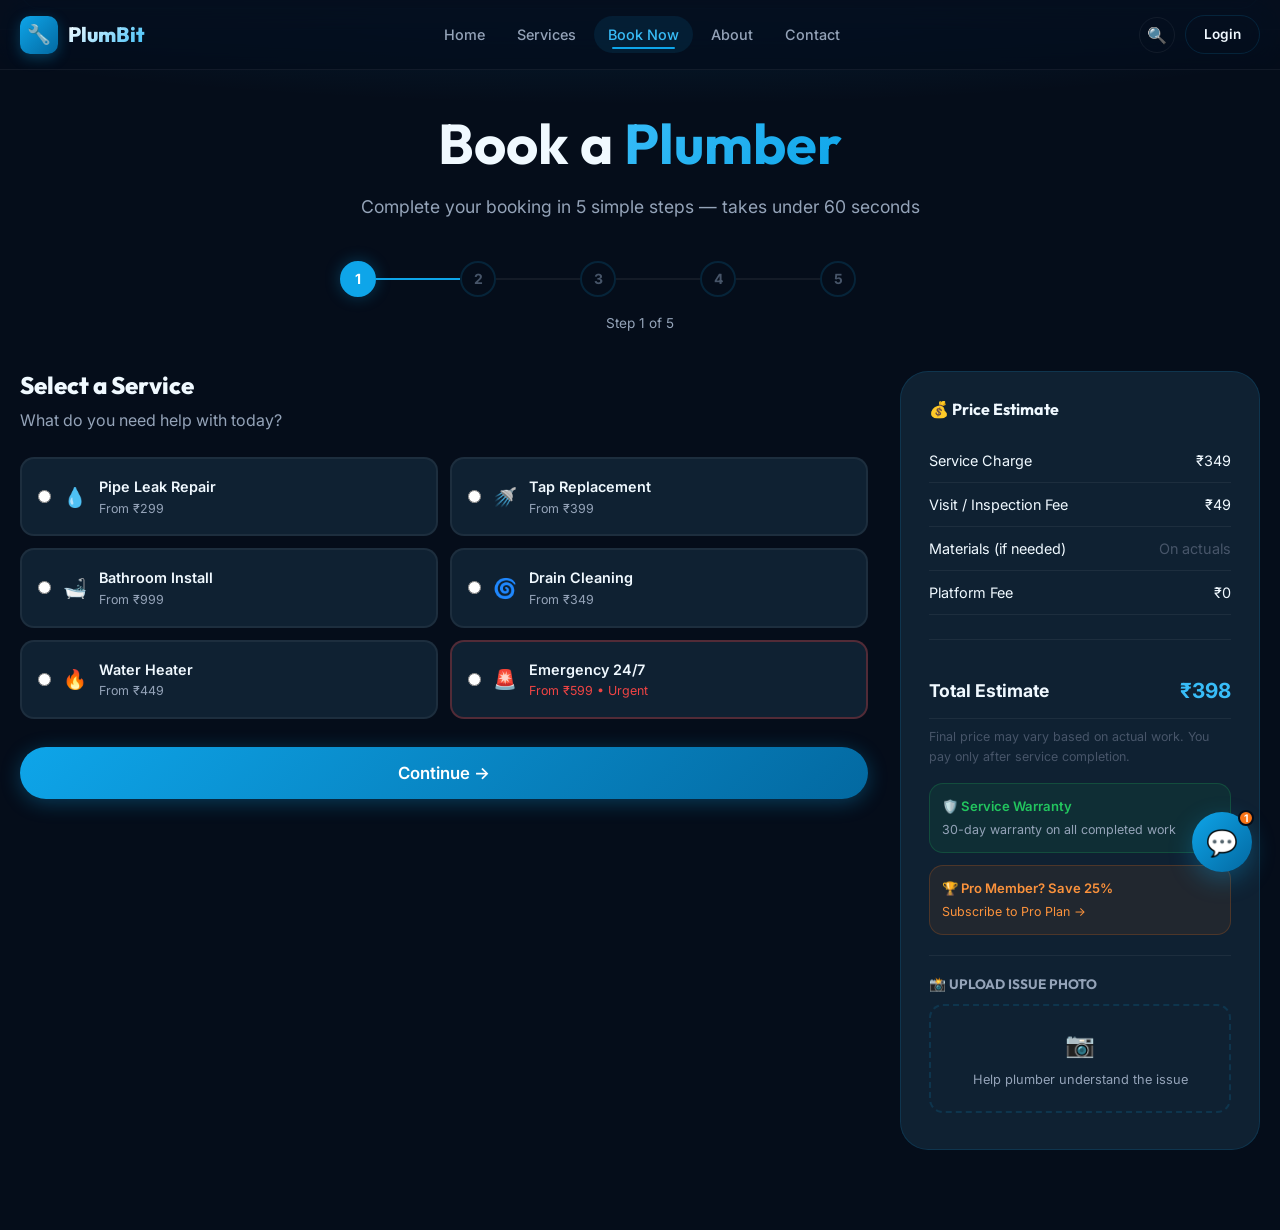
<file: plumbing-app/booking.html>
<!DOCTYPE html>
<html lang="en">

<head>
    <meta charset="UTF-8">
    <meta name="viewport" content="width=device-width, initial-scale=1.0">
    <meta name="description"
        content="Book a verified plumber on PlumBit — select service, date, address and confirm in minutes.">
    <title>Book a Plumber — PlumBit</title>
    <link rel="icon"
        href="data:image/svg+xml,<svg xmlns='http://www.w3.org/2000/svg' viewBox='0 0 100 100'><text y='.9em' font-size='90'>🔧</text></svg>">
    <link rel="stylesheet" href="styles/main.css">
    <link rel="stylesheet" href="styles/navbar.css">
    <link rel="stylesheet" href="styles/footer.css">
    <link rel="stylesheet" href="styles/pages.css">
</head>

<body>

    <!-- NAVBAR -->
    <nav class="navbar" id="navbar">
        <div class="navbar-inner">
            <div class="container navbar-container">
                <a href="index.html" class="navbar-brand">
                    <div class="brand-icon">🔧</div><span class="brand-name">PlumBit</span>
                </a>
                <nav class="nav-links">
                    <a href="index.html" class="nav-link">Home</a>
                    <a href="services.html" class="nav-link">Services</a>
                    <a href="booking.html" class="nav-link active">Book Now</a>
                    <a href="about.html" class="nav-link">About</a>
                    <a href="contact.html" class="nav-link">Contact</a>
                </nav>
                <div class="nav-right">
                    <button class="nav-search-btn" id="searchBtn">🔍</button>
                    <a href="login.html" class="btn btn-outline btn-sm hide-mobile">Login</a>
                    <div class="hamburger" id="hamburger"><span></span><span></span><span></span></div>
                </div>
            </div>
        </div>
    </nav>
    <div class="mobile-menu" id="mobileMenu">
        <a href="index.html" class="mobile-nav-link">🏠 Home</a>
        <a href="services.html" class="mobile-nav-link">🔧 Services</a>
        <a href="booking.html" class="mobile-nav-link active">📅 Book Now</a>
        <a href="about.html" class="mobile-nav-link">ℹ️ About</a>
        <a href="contact.html" class="mobile-nav-link">📞 Contact</a>
        <div class="mobile-divider"></div>
        <div class="mobile-auth"><a href="login.html" class="btn btn-outline btn-sm">Login</a></div>
    </div>
    <div class="search-overlay" id="searchOverlay">
        <button class="search-close" id="searchClose">✕</button>
        <div class="search-box"><input type="search" class="search-input-big" id="searchInputBig"
                placeholder="Search services..."><span class="search-icon-big">🔍</span>
            <div class="search-suggestions" id="searchSuggestions"></div>
        </div>
    </div>

    <div class="page-hero" style="padding-top:110px;padding-bottom:40px">
        <div class="container">
            <h1>Book a <span class="gradient-text">Plumber</span></h1>
            <p>Complete your booking in 5 simple steps — takes under 60 seconds</p>
        </div>
    </div>

    <section style="padding:0 0 80px">
        <div class="container">
            <!-- Step Indicator -->
            <div class="booking-steps-header">
                <div class="steps" style="max-width:600px;margin:0 auto 16px">
                    <div class="step-item active">
                        <div class="step-circle">1</div>
                        <div class="step-line"></div>
                    </div>
                    <div class="step-item">
                        <div class="step-circle">2</div>
                        <div class="step-line"></div>
                    </div>
                    <div class="step-item">
                        <div class="step-circle">3</div>
                        <div class="step-line"></div>
                    </div>
                    <div class="step-item">
                        <div class="step-circle">4</div>
                        <div class="step-line"></div>
                    </div>
                    <div class="step-item">
                        <div class="step-circle">5</div>
                        <div class="step-line" style="display:none"></div>
                    </div>
                </div>
                <div style="text-align:center;color:var(--text-secondary);font-size:0.85rem" id="stepIndicator">Step 1
                    of 5</div>
            </div>

            <div class="booking-layout">
                <!-- Left: Steps Content -->
                <div>
                    <!-- Step 1: Select Service -->
                    <div class="booking-step-content active" id="step1">
                        <h2 style="font-size:1.5rem;font-weight:800;margin-bottom:8px">Select a Service</h2>
                        <p style="color:var(--text-secondary);margin-bottom:24px">What do you need help with today?</p>
                        <div style="display:grid;grid-template-columns:repeat(2,1fr);gap:12px">
                            <label
                                style="display:flex;align-items:center;gap:12px;padding:16px;background:var(--bg-card);border:2px solid var(--border-subtle);border-radius:var(--radius-md);cursor:pointer;transition:var(--transition)"
                                onmouseover="this.style.borderColor='var(--primary)'"
                                onmouseout="if(!this.querySelector('input').checked)this.style.borderColor='var(--border-subtle)'">
                                <input type="radio" name="service" value="pipe" style="accent-color:var(--primary)">
                                <span style="font-size:1.2rem">💧</span>
                                <div>
                                    <div style="font-weight:600;font-size:0.9rem">Pipe Leak Repair</div>
                                    <div style="font-size:0.78rem;color:var(--text-secondary)">From ₹299</div>
                                </div>
                            </label>
                            <label
                                style="display:flex;align-items:center;gap:12px;padding:16px;background:var(--bg-card);border:2px solid var(--border-subtle);border-radius:var(--radius-md);cursor:pointer;transition:var(--transition)"
                                onmouseover="this.style.borderColor='var(--primary)'"
                                onmouseout="if(!this.querySelector('input').checked)this.style.borderColor='var(--border-subtle)'">
                                <input type="radio" name="service" value="tap" style="accent-color:var(--primary)">
                                <span style="font-size:1.2rem">🚿</span>
                                <div>
                                    <div style="font-weight:600;font-size:0.9rem">Tap Replacement</div>
                                    <div style="font-size:0.78rem;color:var(--text-secondary)">From ₹399</div>
                                </div>
                            </label>
                            <label
                                style="display:flex;align-items:center;gap:12px;padding:16px;background:var(--bg-card);border:2px solid var(--border-subtle);border-radius:var(--radius-md);cursor:pointer;transition:var(--transition)"
                                onmouseover="this.style.borderColor='var(--primary)'"
                                onmouseout="if(!this.querySelector('input').checked)this.style.borderColor='var(--border-subtle)'">
                                <input type="radio" name="service" value="bath" style="accent-color:var(--primary)">
                                <span style="font-size:1.2rem">🛁</span>
                                <div>
                                    <div style="font-weight:600;font-size:0.9rem">Bathroom Install</div>
                                    <div style="font-size:0.78rem;color:var(--text-secondary)">From ₹999</div>
                                </div>
                            </label>
                            <label
                                style="display:flex;align-items:center;gap:12px;padding:16px;background:var(--bg-card);border:2px solid var(--border-subtle);border-radius:var(--radius-md);cursor:pointer;transition:var(--transition)"
                                onmouseover="this.style.borderColor='var(--primary)'"
                                onmouseout="if(!this.querySelector('input').checked)this.style.borderColor='var(--border-subtle)'">
                                <input type="radio" name="service" value="drain" style="accent-color:var(--primary)">
                                <span style="font-size:1.2rem">🌀</span>
                                <div>
                                    <div style="font-weight:600;font-size:0.9rem">Drain Cleaning</div>
                                    <div style="font-size:0.78rem;color:var(--text-secondary)">From ₹349</div>
                                </div>
                            </label>
                            <label
                                style="display:flex;align-items:center;gap:12px;padding:16px;background:var(--bg-card);border:2px solid var(--border-subtle);border-radius:var(--radius-md);cursor:pointer;transition:var(--transition)"
                                onmouseover="this.style.borderColor='var(--primary)'"
                                onmouseout="if(!this.querySelector('input').checked)this.style.borderColor='var(--border-subtle)'">
                                <input type="radio" name="service" value="heater" style="accent-color:var(--primary)">
                                <span style="font-size:1.2rem">🔥</span>
                                <div>
                                    <div style="font-weight:600;font-size:0.9rem">Water Heater</div>
                                    <div style="font-size:0.78rem;color:var(--text-secondary)">From ₹449</div>
                                </div>
                            </label>
                            <label
                                style="display:flex;align-items:center;gap:12px;padding:16px;background:var(--bg-card);border:2px solid rgba(239,68,68,0.3);border-radius:var(--radius-md);cursor:pointer;transition:var(--transition)"
                                onmouseover="this.style.borderColor='var(--danger)'"
                                onmouseout="if(!this.querySelector('input').checked)this.style.borderColor='rgba(239,68,68,0.3)'">
                                <input type="radio" name="service" value="emergency" style="accent-color:var(--danger)">
                                <span style="font-size:1.2rem">🚨</span>
                                <div>
                                    <div style="font-weight:600;font-size:0.9rem">Emergency 24/7</div>
                                    <div style="font-size:0.78rem;color:var(--danger)">From ₹599 • Urgent</div>
                                </div>
                            </label>
                        </div>
                    </div>

                    <!-- Step 2: Date & Time -->
                    <div class="booking-step-content" id="step2">
                        <h2 style="font-size:1.5rem;font-weight:800;margin-bottom:8px">Choose Date & Time</h2>
                        <p style="color:var(--text-secondary);margin-bottom:24px">Select a convenient slot for your
                            appointment</p>
                        <h3 style="font-size:0.95rem;font-weight:700;margin-bottom:14px;color:var(--text-secondary)">
                            DATE</h3>
                        <div class="date-grid">
                            <div class="date-item">
                                <div class="date-day">Thu</div>
                                <div class="date-num">6</div>
                            </div>
                            <div class="date-item selected">
                                <div class="date-day">Fri</div>
                                <div class="date-num">7</div>
                            </div>
                            <div class="date-item">
                                <div class="date-day">Sat</div>
                                <div class="date-num">8</div>
                            </div>
                            <div class="date-item">
                                <div class="date-day">Sun</div>
                                <div class="date-num">9</div>
                            </div>
                            <div class="date-item">
                                <div class="date-day">Mon</div>
                                <div class="date-num">10</div>
                            </div>
                        </div>
                        <h3 style="font-size:0.95rem;font-weight:700;margin:20px 0 14px;color:var(--text-secondary)">
                            TIME SLOT</h3>
                        <div class="time-grid">
                            <div class="time-slot unavailable">8:00 AM</div>
                            <div class="time-slot selected">9:00 AM</div>
                            <div class="time-slot">10:00 AM</div>
                            <div class="time-slot">11:00 AM</div>
                            <div class="time-slot unavailable">12:00 PM</div>
                            <div class="time-slot">2:00 PM</div>
                            <div class="time-slot">3:00 PM</div>
                            <div class="time-slot">4:00 PM</div>
                            <div class="time-slot">5:00 PM</div>
                        </div>
                        <p style="font-size:0.8rem;color:var(--text-muted);margin-top:12px">🔴 Slots marked in grey are
                            already booked</p>
                    </div>

                    <!-- Step 3: Address -->
                    <div class="booking-step-content" id="step3">
                        <h2 style="font-size:1.5rem;font-weight:800;margin-bottom:8px">Add Home Address</h2>
                        <p style="color:var(--text-secondary);margin-bottom:24px">Where should the plumber come?</p>
                        <div style="display:flex;flex-direction:column;gap:16px">
                            <div style="display:flex;gap:12px;align-items:center;padding:14px 18px;background:rgba(14,165,233,0.06);border:1.5px solid var(--border-glass);border-radius:var(--radius-md);cursor:pointer"
                                onclick="showToast('📍 Fetching your GPS location...','info')">
                                <span style="font-size:1.3rem">📍</span>
                                <div>
                                    <div style="font-weight:600;font-size:0.9rem">Use Current Location</div>
                                    <div style="font-size:0.78rem;color:var(--text-secondary)">GPS auto-detect your
                                        address</div>
                                </div>
                                <span
                                    style="margin-left:auto;color:var(--primary);font-size:0.85rem;font-weight:600">Detect
                                    →</span>
                            </div>
                            <div class="divider-text">or enter manually</div>
                            <div class="form-group">
                                <label class="form-label">Flat / House Number</label>
                                <input type="text" class="form-input" placeholder="e.g. Flat 4B, Sunrise Towers">
                            </div>
                            <div class="form-group">
                                <label class="form-label">Street &amp; Area</label>
                                <input type="text" class="form-input" placeholder="e.g. MG Road, Andheri West">
                            </div>
                            <div style="display:grid;grid-template-columns:1fr 1fr;gap:16px">
                                <div class="form-group">
                                    <label class="form-label">City</label>
                                    <select class="form-input">
                                        <option>Mumbai</option>
                                        <option>Delhi</option>
                                        <option>Bangalore</option>
                                        <option>Chennai</option>
                                        <option>Hyderabad</option>
                                        <option>Pune</option>
                                    </select>
                                </div>
                                <div class="form-group">
                                    <label class="form-label">Pincode</label>
                                    <input type="text" class="form-input" placeholder="400001" maxlength="6">
                                </div>
                            </div>
                            <div class="form-group">
                                <label class="form-label">Landmark (Optional)</label>
                                <input type="text" class="form-input" placeholder="e.g. Near Reliance Mart">
                            </div>
                            <div class="form-group">
                                <label class="form-label">Address Type</label>
                                <div style="display:flex;gap:10px">
                                    <label
                                        style="display:flex;align-items:center;gap:6px;font-size:0.875rem;cursor:pointer"><input
                                            type="radio" name="addrType" value="home" checked
                                            style="accent-color:var(--primary)"> 🏠 Home</label>
                                    <label
                                        style="display:flex;align-items:center;gap:6px;font-size:0.875rem;cursor:pointer"><input
                                            type="radio" name="addrType" value="work"
                                            style="accent-color:var(--primary)"> 🏢 Work</label>
                                    <label
                                        style="display:flex;align-items:center;gap:6px;font-size:0.875rem;cursor:pointer"><input
                                            type="radio" name="addrType" value="other"
                                            style="accent-color:var(--primary)"> 📍 Other</label>
                                </div>
                            </div>
                        </div>
                    </div>

                    <!-- Step 4: Choose Plumber -->
                    <div class="booking-step-content" id="step4">
                        <h2 style="font-size:1.5rem;font-weight:800;margin-bottom:8px">Available Plumbers Nearby</h2>
                        <p style="color:var(--text-secondary);margin-bottom:24px">Choose from verified plumbers near
                            your location</p>

                        <div class="plumber-option selected" data-rate="349">
                            <div class="plumber-option-av">👷</div>
                            <div style="flex:1">
                                <div style="font-weight:700">Rajesh Kumar</div>
                                <div style="font-size:0.8rem;color:var(--text-secondary)">4.9⭐ (847 reviews) • 12 yrs
                                    exp</div>
                                <div style="font-size:0.78rem;color:var(--success);margin-top:3px">📍 1.2 km away • ~15
                                    min arrival</div>
                            </div>
                            <div style="text-align:right">
                                <div style="font-weight:700;color:var(--primary-light)">₹349</div>
                                <div style="font-size:0.75rem;color:var(--text-muted)">service fee</div>
                                <span class="badge badge-success" style="margin-top:4px">Selected</span>
                            </div>
                        </div>

                        <div class="plumber-option" data-rate="399">
                            <div class="plumber-option-av">👷</div>
                            <div style="flex:1">
                                <div style="font-weight:700">Suresh Patel</div>
                                <div style="font-size:0.8rem;color:var(--text-secondary)">4.8⭐ (623 reviews) • 8 yrs exp
                                </div>
                                <div style="font-size:0.78rem;color:var(--text-muted);margin-top:3px">📍 2.8 km away •
                                    ~30 min arrival</div>
                            </div>
                            <div style="text-align:right">
                                <div style="font-weight:700;color:var(--primary-light)">₹399</div>
                                <div style="font-size:0.75rem;color:var(--text-muted)">service fee</div>
                            </div>
                        </div>

                        <div class="plumber-option" data-rate="449">
                            <div class="plumber-option-av">👷</div>
                            <div style="flex:1">
                                <div style="font-weight:700">Anand Sharma</div>
                                <div style="font-size:0.8rem;color:var(--text-secondary)">4.95⭐ (1,204 reviews) • 15 yrs
                                    exp</div>
                                <div style="font-size:0.78rem;color:var(--warning);margin-top:3px">📍 3.5 km away •
                                    Available at 4:00 PM</div>
                            </div>
                            <div style="text-align:right">
                                <div style="font-weight:700;color:var(--primary-light)">₹449</div>
                                <div style="font-size:0.75rem;color:var(--text-muted)">service fee</div>
                                <span class="badge badge-accent" style="margin-top:4px">Top Rated</span>
                            </div>
                        </div>

                        <!-- Map Placeholder -->
                        <div class="map-placeholder">
                            <div class="map-dot"></div>
                            <p>Showing plumbers near your location</p>
                        </div>
                    </div>

                    <!-- Step 5: Confirm -->
                    <div class="booking-step-content" id="step5">
                        <h2 style="font-size:1.5rem;font-weight:800;margin-bottom:8px">Confirm Booking</h2>
                        <p style="color:var(--text-secondary);margin-bottom:24px">Review your booking details and select
                            payment method</p>
                        <div class="card" style="margin-bottom:20px">
                            <h3 style="font-size:1rem;font-weight:700;margin-bottom:16px;color:var(--text-secondary)">📋
                                BOOKING SUMMARY</h3>
                            <div style="display:flex;flex-direction:column;gap:12px;font-size:0.9rem">
                                <div style="display:flex;justify-content:space-between"><span
                                        style="color:var(--text-secondary)">Service</span><span
                                        style="font-weight:600">Pipe Leak Repair</span></div>
                                <div style="display:flex;justify-content:space-between"><span
                                        style="color:var(--text-secondary)">Date &amp; Time</span><span
                                        style="font-weight:600">Mar 7, 9:00 AM</span></div>
                                <div style="display:flex;justify-content:space-between"><span
                                        style="color:var(--text-secondary)">Plumber</span><span
                                        style="font-weight:600">Rajesh Kumar ⭐4.9</span></div>
                                <div style="display:flex;justify-content:space-between"><span
                                        style="color:var(--text-secondary)">Address</span><span
                                        style="font-weight:600;max-width:200px;text-align:right">Flat 4B, Sunrise
                                        Towers, Andheri</span></div>
                            </div>
                        </div>
                        <h3 style="font-size:0.95rem;font-weight:700;margin-bottom:14px;color:var(--text-secondary)">💳
                            PAYMENT METHOD</h3>
                        <div style="display:flex;flex-direction:column;gap:10px;margin-bottom:20px">
                            <label
                                style="display:flex;align-items:center;gap:12px;padding:14px;background:var(--bg-card);border:2px solid var(--primary);border-radius:var(--radius-md);cursor:pointer">
                                <input type="radio" name="payment" value="upi" checked
                                    style="accent-color:var(--primary)">
                                <span style="font-size:1.1rem">📱</span> <span style="font-weight:600">UPI</span><span
                                    style="margin-left:auto;font-size:0.8rem;color:var(--success)">Recommended</span>
                            </label>
                            <label
                                style="display:flex;align-items:center;gap:12px;padding:14px;background:var(--bg-card);border:2px solid var(--border-subtle);border-radius:var(--radius-md);cursor:pointer">
                                <input type="radio" name="payment" value="card" style="accent-color:var(--primary)">
                                <span style="font-size:1.1rem">💳</span> <span style="font-weight:600">Debit / Credit
                                    Card</span>
                            </label>
                            <label
                                style="display:flex;align-items:center;gap:12px;padding:14px;background:var(--bg-card);border:2px solid var(--border-subtle);border-radius:var(--radius-md);cursor:pointer">
                                <input type="radio" name="payment" value="wallet" style="accent-color:var(--primary)">
                                <span style="font-size:1.1rem">👜</span> <span style="font-weight:600">Wallet / Net
                                    Banking</span>
                            </label>
                            <label
                                style="display:flex;align-items:center;gap:12px;padding:14px;background:var(--bg-card);border:2px solid var(--border-subtle);border-radius:var(--radius-md);cursor:pointer">
                                <input type="radio" name="payment" value="cod" style="accent-color:var(--primary)">
                                <span style="font-size:1.1rem">💵</span> <span style="font-weight:600">Pay After Service
                                    (Cash)</span>
                            </label>
                        </div>
                        <div
                            style="display:flex;align-items:flex-start;gap:10px;font-size:0.85rem;color:var(--text-secondary);margin-bottom:16px">
                            <input type="checkbox" checked style="margin-top:2px;accent-color:var(--primary)">
                            <span>I agree to the <a href="#" style="color:var(--primary)">Terms of Service</a>. Payment
                                is secured. 🔒 SSL Encrypted.</span>
                        </div>
                    </div>

                    <!-- Navigation Buttons -->
                    <div style="display:flex;gap:12px;margin-top:28px;align-items:center">
                        <button id="prevBtn" class="btn btn-outline hidden" style="min-width:120px">← Back</button>
                        <button id="nextBtn" class="btn btn-primary btn-lg"
                            style="flex:1;justify-content:center">Continue →</button>
                    </div>
                </div>

                <!-- Right: Price Summary -->
                <div>
                    <div class="price-estimate-card">
                        <h3 style="font-size:1rem;font-weight:700;margin-bottom:20px">💰 Price Estimate</h3>
                        <div class="price-row"><span>Service Charge</span><span class="price-value"
                                id="serviceCost">₹349</span></div>
                        <div class="price-row"><span>Visit / Inspection Fee</span><span>₹49</span></div>
                        <div class="price-row"><span>Materials (if needed)</span><span
                                style="color:var(--text-muted)">On actuals</span></div>
                        <div class="price-row"><span>Platform Fee</span><span>₹0</span></div>
                        <div class="divider"></div>
                        <div class="price-row total"><span>Total Estimate</span><span class="price-value"
                                id="totalCost">₹398</span></div>
                        <p style="font-size:0.78rem;color:var(--text-muted);margin-top:8px">Final price may vary based
                            on actual work. You pay only after service completion.</p>
                        <div
                            style="margin-top:16px;padding:12px;background:rgba(34,197,94,0.08);border:1px solid rgba(34,197,94,0.2);border-radius:var(--radius-md)">
                            <div style="font-size:0.82rem;color:var(--success);font-weight:600">🛡️ Service Warranty
                            </div>
                            <div style="font-size:0.78rem;color:var(--text-secondary);margin-top:3px">30-day warranty on
                                all completed work</div>
                        </div>
                        <div
                            style="margin-top:12px;padding:12px;background:rgba(249,115,22,0.08);border:1px solid rgba(249,115,22,0.2);border-radius:var(--radius-md)">
                            <div style="font-size:0.82rem;color:var(--accent-light);font-weight:600">🏆 Pro Member? Save
                                25%</div>
                            <div style="font-size:0.78rem;color:var(--text-secondary);margin-top:3px"><a href="#"
                                    style="color:var(--accent-light)">Subscribe to Pro Plan →</a></div>
                        </div>

                        <div style="border-top:1px solid var(--border-subtle);margin-top:20px;padding-top:20px">
                            <h4
                                style="font-size:0.85rem;font-weight:700;margin-bottom:12px;color:var(--text-secondary)">
                                📸 UPLOAD ISSUE PHOTO</h4>
                            <div style="border:2px dashed var(--border-glass);border-radius:var(--radius-md);padding:20px;text-align:center;cursor:pointer"
                                id="photoUploadArea" onclick="document.getElementById('photoInput').click()">
                                <div style="font-size:1.5rem;margin-bottom:6px">📷</div>
                                <div style="font-size:0.8rem;color:var(--text-secondary)">Help plumber understand the
                                    issue</div>
                                <input type="file" id="photoInput" accept="image/*" multiple style="display:none">
                            </div>
                            <div id="photoPreview" style="display:flex;flex-wrap:wrap;gap:6px;margin-top:8px"></div>
                        </div>
                    </div>
                </div>
            </div>
        </div>
    </section>

    <!-- CHATBOT -->
    <div class="chatbot-bubble">
        <button class="chatbot-btn" id="chatbotBtn">💬<span class="chatbot-notif">1</span></button>
        <div class="chatbot-window" id="chatbotWindow">
            <div class="chatbot-header">
                <div class="chatbot-av">🤖</div>
                <div>
                    <div class="chatbot-name">PlumBot AI</div>
                    <div class="chatbot-status"><span class="status-dot status-online"></span>Online</div>
                </div><button class="chatbot-close" id="chatbotClose">✕</button>
            </div>
            <div class="chatbot-messages" id="chatbotMessages">
                <div class="chat-msg bot">I can help you pick the right service! <div class="quick-replies"><span
                            class="quick-reply">💰 Pricing</span><span class="quick-reply">🚨 Emergency</span></div>
                </div>
            </div>
            <div class="chatbot-input-row"><input type="text" class="chatbot-input" id="chatbotInput"
                    placeholder="Type a message..."><button class="chatbot-send" id="chatbotSend">→</button></div>
        </div>
    </div>

    <script src="js/main.js"></script>
    <script>
        document.getElementById('prevBtn')?.classList.add('hidden');
        document.querySelectorAll('input[name="service"]').forEach(radio => {
            radio.addEventListener('change', () => {
                const prices = { pipe: 349, tap: 399, bath: 999, drain: 349, heater: 449, emergency: 599 };
                const rate = prices[radio.value] || 349;
                document.getElementById('serviceCost').textContent = '₹' + rate;
                document.getElementById('totalCost').textContent = '₹' + (rate + 49);
            });
        });
    </script>
    <style>
        .hidden {
            display: none !important;
        }
    </style>
</body>

</html>
</file>
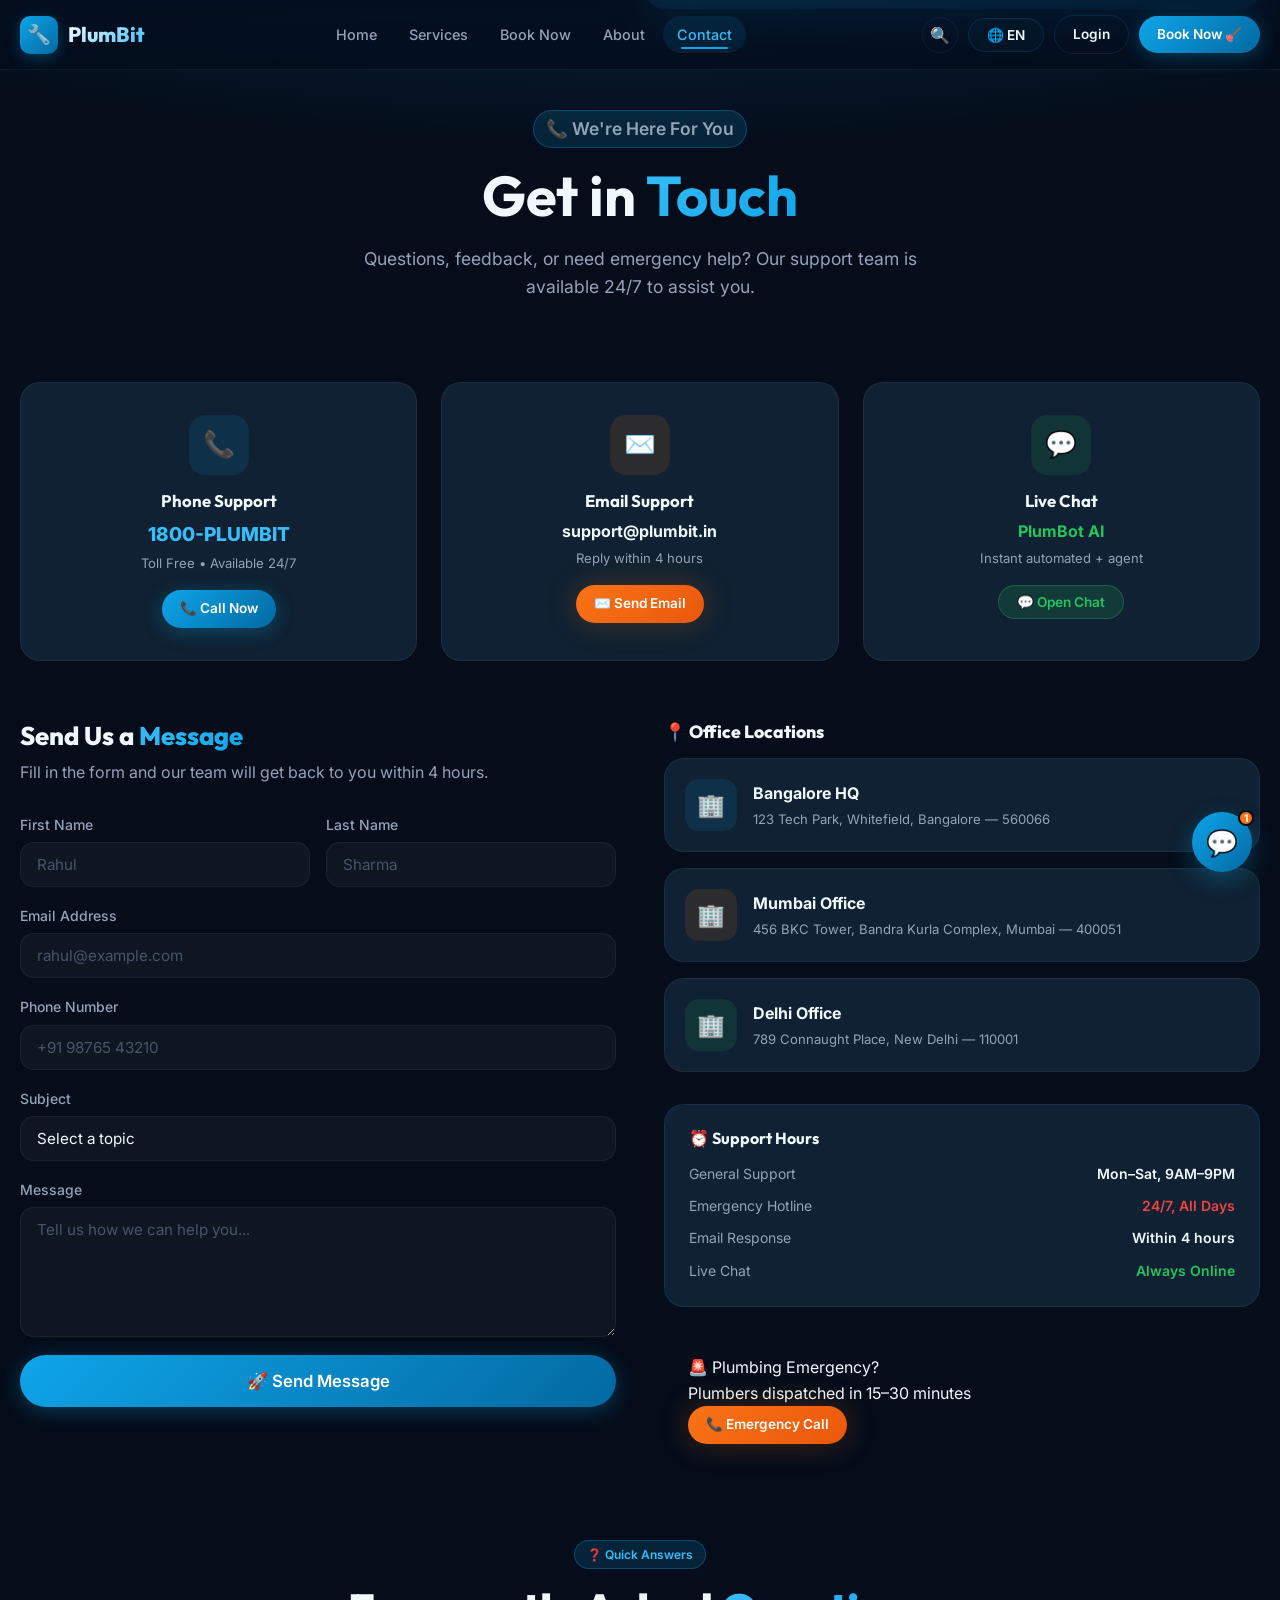
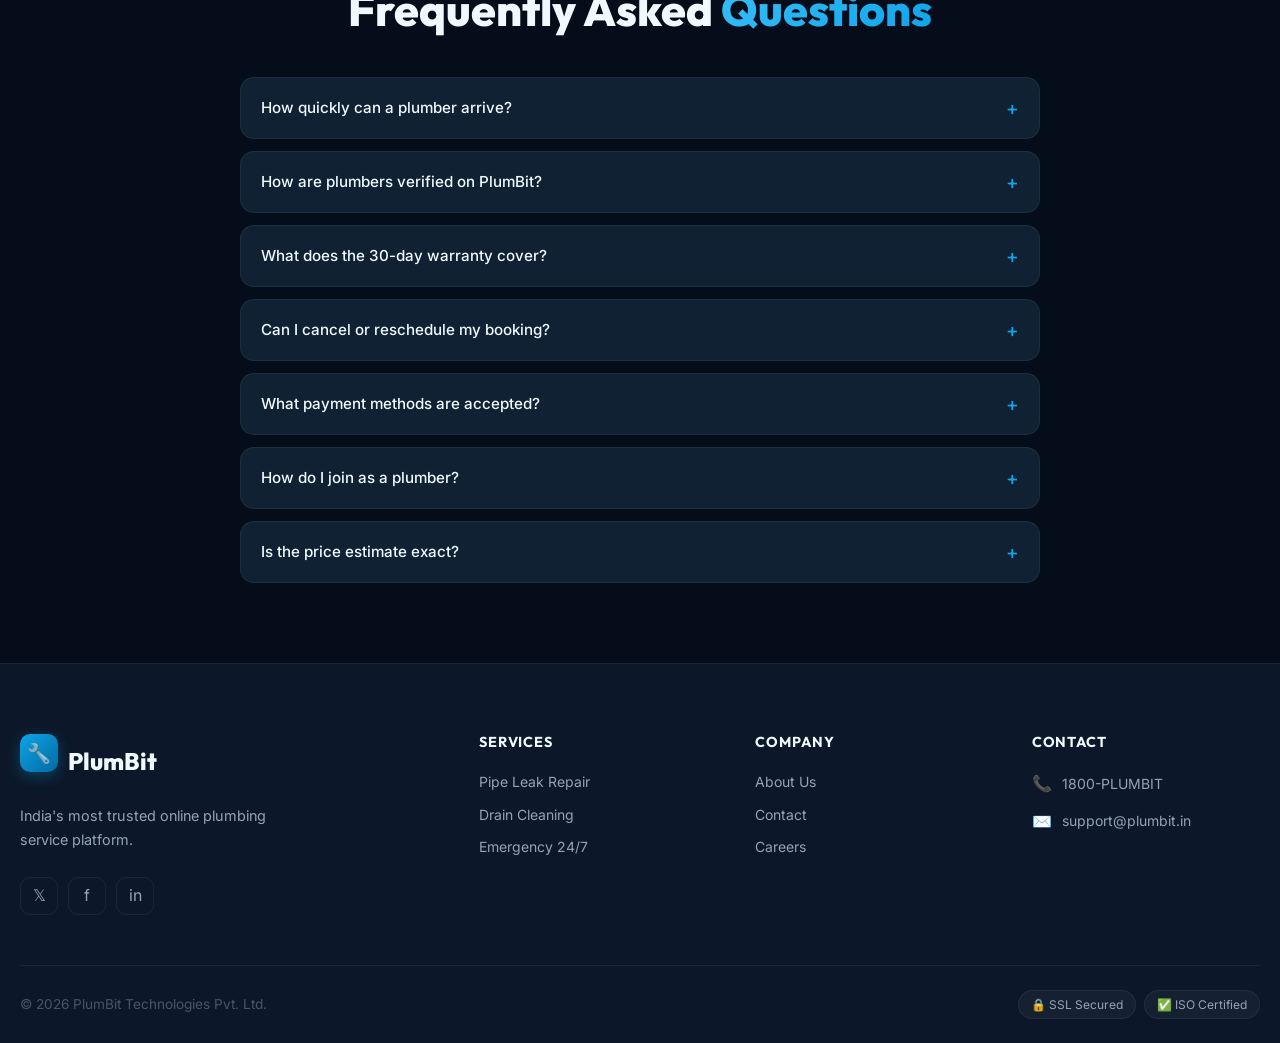
<file: plumbing-app/contact.html>
<!DOCTYPE html>
<html lang="en">

<head>
    <meta charset="UTF-8">
    <meta name="viewport" content="width=device-width, initial-scale=1.0">
    <meta name="description" content="Contact PlumBit — phone, email, live chat, and FAQ. We're here to help 24/7.">
    <title>Contact Us — PlumBit</title>
    <link rel="icon"
        href="data:image/svg+xml,<svg xmlns='http://www.w3.org/2000/svg' viewBox='0 0 100 100'><text y='.9em' font-size='90'>🔧</text></svg>">
    <link rel="stylesheet" href="styles/main.css">
    <link rel="stylesheet" href="styles/navbar.css">
    <link rel="stylesheet" href="styles/footer.css">
    <link rel="stylesheet" href="styles/pages.css">
</head>

<body>

    <!-- NAVBAR -->
    <nav class="navbar" id="navbar">
        <div class="navbar-inner">
            <div class="container navbar-container">
                <a href="index.html" class="navbar-brand">
                    <div class="brand-icon">🔧</div><span class="brand-name">PlumBit</span>
                </a>
                <nav class="nav-links">
                    <a href="index.html" class="nav-link">Home</a>
                    <a href="services.html" class="nav-link">Services</a>
                    <a href="booking.html" class="nav-link">Book Now</a>
                    <a href="about.html" class="nav-link">About</a>
                    <a href="contact.html" class="nav-link active">Contact</a>
                </nav>
                <div class="nav-right">
                    <button class="nav-search-btn" id="searchBtn">🔍</button>
                    <button id="langToggle" class="btn btn-glass btn-sm hide-mobile">🌐 EN</button>
                    <a href="login.html" class="btn btn-outline btn-sm hide-mobile">Login</a>
                    <a href="booking.html" class="btn btn-primary btn-sm hide-mobile">Book Now 🪠</a>
                    <div class="hamburger" id="hamburger"><span></span><span></span><span></span></div>
                </div>
            </div>
        </div>
    </nav>
    <div class="mobile-menu" id="mobileMenu">
        <a href="index.html" class="mobile-nav-link">🏠 Home</a>
        <a href="services.html" class="mobile-nav-link">🔧 Services</a>
        <a href="booking.html" class="mobile-nav-link">📅 Book Now</a>
        <a href="about.html" class="mobile-nav-link">ℹ️ About</a>
        <a href="contact.html" class="mobile-nav-link active">📞 Contact</a>
        <div class="mobile-divider"></div>
        <div class="mobile-auth"><a href="login.html" class="btn btn-outline btn-sm">Login</a><a href="booking.html"
                class="btn btn-primary btn-sm">Book Now</a></div>
    </div>
    <div class="search-overlay" id="searchOverlay">
        <button class="search-close" id="searchClose">✕</button>
        <div class="search-box"><input type="search" class="search-input-big" id="searchInputBig"
                placeholder="Search plumbing services..."><span class="search-icon-big">🔍</span>
            <div class="search-suggestions" id="searchSuggestions"></div>
        </div>
    </div>

    <!-- HERO -->
    <div class="page-hero" style="padding-top:110px">
        <div class="container">
            <p class="badge badge-primary" style="margin:0 auto 14px;display:inline-flex;">📞 We're Here For You</p>
            <h1>Get in <span class="gradient-text">Touch</span></h1>
            <p>Questions, feedback, or need emergency help? Our support team is available 24/7 to assist you.</p>
        </div>
    </div>

    <section class="section" style="padding-top:20px">
        <div class="container">

            <!-- Contact Info Cards -->
            <div class="grid-3 animate-on-scroll" style="margin-bottom:60px">
                <div class="card text-center" style="padding:32px">
                    <div
                        style="width:60px;height:60px;background:rgba(14,165,233,0.12);border-radius:16px;display:flex;align-items:center;justify-content:center;font-size:1.6rem;margin:0 auto 16px">
                        📞</div>
                    <h3 style="font-size:1.05rem;margin-bottom:8px">Phone Support</h3>
                    <div style="font-size:1.2rem;font-weight:800;color:var(--primary-light);margin-bottom:4px">
                        1800-PLUMBIT</div>
                    <div style="font-size:0.82rem;color:var(--text-secondary)">Toll Free • Available 24/7</div>
                    <a href="tel:18007586248" class="btn btn-primary btn-sm"
                        style="margin-top:16px;justify-content:center">📞 Call Now</a>
                </div>
                <div class="card text-center" style="padding:32px">
                    <div
                        style="width:60px;height:60px;background:rgba(249,115,22,0.12);border-radius:16px;display:flex;align-items:center;justify-content:center;font-size:1.6rem;margin:0 auto 16px">
                        ✉️</div>
                    <h3 style="font-size:1.05rem;margin-bottom:8px">Email Support</h3>
                    <div style="font-size:1rem;font-weight:700;color:var(--text-primary);margin-bottom:4px">
                        support@plumbit.in</div>
                    <div style="font-size:0.82rem;color:var(--text-secondary)">Reply within 4 hours</div>
                    <a href="mailto:support@plumbit.in" class="btn btn-accent btn-sm"
                        style="margin-top:16px;justify-content:center">✉️ Send Email</a>
                </div>
                <div class="card text-center" style="padding:32px">
                    <div
                        style="width:60px;height:60px;background:rgba(34,197,94,0.12);border-radius:16px;display:flex;align-items:center;justify-content:center;font-size:1.6rem;margin:0 auto 16px">
                        💬</div>
                    <h3 style="font-size:1.05rem;margin-bottom:8px">Live Chat</h3>
                    <div style="font-size:1rem;font-weight:700;color:var(--success);margin-bottom:4px">PlumBot AI</div>
                    <div style="font-size:0.82rem;color:var(--text-secondary)">Instant automated + agent</div>
                    <button class="btn btn-sm"
                        style="background:rgba(34,197,94,0.15);color:var(--success);border:1px solid rgba(34,197,94,0.3);border-radius:var(--radius-full);padding:8px 18px;margin-top:16px;cursor:pointer"
                        onclick="document.getElementById('chatbotBtn').click()">💬 Open Chat</button>
                </div>
            </div>

            <!-- Contact Form + Info -->
            <div class="contact-grid animate-on-scroll">
                <!-- Form -->
                <div>
                    <h2 style="font-size:1.6rem;font-weight:800;margin-bottom:8px">Send Us a <span
                            class="gradient-text">Message</span></h2>
                    <p style="color:var(--text-secondary);margin-bottom:28px">Fill in the form and our team will get
                        back to you within 4 hours.</p>
                    <form id="contactForm" style="display:flex;flex-direction:column;gap:18px">
                        <div style="display:grid;grid-template-columns:1fr 1fr;gap:16px">
                            <div class="form-group">
                                <label class="form-label">First Name</label>
                                <input type="text" class="form-input" placeholder="Rahul" required>
                            </div>
                            <div class="form-group">
                                <label class="form-label">Last Name</label>
                                <input type="text" class="form-input" placeholder="Sharma">
                            </div>
                        </div>
                        <div class="form-group">
                            <label class="form-label">Email Address</label>
                            <input type="email" class="form-input" placeholder="rahul@example.com" required>
                        </div>
                        <div class="form-group">
                            <label class="form-label">Phone Number</label>
                            <input type="tel" class="form-input" placeholder="+91 98765 43210">
                        </div>
                        <div class="form-group">
                            <label class="form-label">Subject</label>
                            <select class="form-input">
                                <option value="">Select a topic</option>
                                <option>Booking Issue</option>
                                <option>Payment Problem</option>
                                <option>Plumber Complaint</option>
                                <option>Partnership / Business</option>
                                <option>Join as Plumber</option>
                                <option>General Enquiry</option>
                            </select>
                        </div>
                        <div class="form-group">
                            <label class="form-label">Message</label>
                            <textarea class="form-input" placeholder="Tell us how we can help you..." required
                                style="min-height:130px"></textarea>
                        </div>
                        <button type="submit" class="btn btn-primary btn-lg"
                            style="width:100%;justify-content:center">🚀 Send Message</button>
                    </form>
                </div>

                <!-- Right Side Info -->
                <div>
                    <div style="margin-bottom:32px">
                        <h3 style="font-size:1.1rem;font-weight:800;margin-bottom:16px">📍 Office Locations</h3>
                        <div class="contact-info-card">
                            <div class="contact-icon-wrap" style="background:rgba(14,165,233,0.12)">🏢</div>
                            <div>
                                <div style="font-weight:700;margin-bottom:3px">Bangalore HQ</div>
                                <div style="font-size:0.82rem;color:var(--text-secondary)">123 Tech Park, Whitefield,
                                    Bangalore — 560066</div>
                            </div>
                        </div>
                        <div class="contact-info-card">
                            <div class="contact-icon-wrap" style="background:rgba(249,115,22,0.12)">🏢</div>
                            <div>
                                <div style="font-weight:700;margin-bottom:3px">Mumbai Office</div>
                                <div style="font-size:0.82rem;color:var(--text-secondary)">456 BKC Tower, Bandra Kurla
                                    Complex, Mumbai — 400051</div>
                            </div>
                        </div>
                        <div class="contact-info-card">
                            <div class="contact-icon-wrap" style="background:rgba(34,197,94,0.12)">🏢</div>
                            <div>
                                <div style="font-weight:700;margin-bottom:3px">Delhi Office</div>
                                <div style="font-size:0.82rem;color:var(--text-secondary)">789 Connaught Place, New
                                    Delhi — 110001</div>
                            </div>
                        </div>
                    </div>
                    <div
                        style="background:var(--bg-card);border:1px solid var(--border-glass);border-radius:var(--radius-lg);padding:24px;margin-bottom:24px">
                        <h3 style="font-size:1rem;font-weight:700;margin-bottom:14px">⏰ Support Hours</h3>
                        <div style="display:flex;flex-direction:column;gap:10px;font-size:0.875rem">
                            <div style="display:flex;justify-content:space-between"><span
                                    style="color:var(--text-secondary)">General Support</span><span
                                    style="font-weight:600">Mon–Sat, 9AM–9PM</span></div>
                            <div style="display:flex;justify-content:space-between"><span
                                    style="color:var(--text-secondary)">Emergency Hotline</span><span
                                    style="font-weight:600;color:var(--danger)">24/7, All Days</span></div>
                            <div style="display:flex;justify-content:space-between"><span
                                    style="color:var(--text-secondary)">Email Response</span><span
                                    style="font-weight:600">Within 4 hours</span></div>
                            <div style="display:flex;justify-content:space-between"><span
                                    style="color:var(--text-secondary)">Live Chat</span><span
                                    style="font-weight:600;color:var(--success)">Always Online</span></div>
                        </div>
                    </div>
                    <div class="emergency-banner" style="padding:24px">
                        <div>
                            <div class="emergency-title" style="font-size:1rem">🚨 Plumbing Emergency?</div>
                            <div class="emergency-subtitle">Plumbers dispatched in 15–30 minutes</div>
                        </div>
                        <a href="tel:18007586248" class="btn btn-accent btn-sm">📞 Emergency Call</a>
                    </div>
                </div>
            </div>

            <!-- FAQ -->
            <div style="margin-top:72px" class="animate-on-scroll">
                <div class="text-center" style="margin-bottom:40px">
                    <p class="badge badge-primary" style="margin:0 auto 14px;display:inline-flex;">❓ Quick Answers</p>
                    <h2 class="section-title">Frequently Asked <span class="gradient-text">Questions</span></h2>
                </div>
                <div class="accordion" style="max-width:800px;margin:0 auto">
                    <div class="accordion-item">
                        <button class="accordion-header">How quickly can a plumber arrive? <span
                                class="accordion-icon">+</span></button>
                        <div class="accordion-body">
                            <p>For regular bookings, plumbers typically arrive within 1–3 hours. For emergency bookings,
                                we dispatch within 15 minutes and aim for 30–60 minutes arrival time depending on your
                                location and traffic conditions.</p>
                        </div>
                    </div>
                    <div class="accordion-item">
                        <button class="accordion-header">How are plumbers verified on PlumBit? <span
                                class="accordion-icon">+</span></button>
                        <div class="accordion-body">
                            <p>Every plumber goes through a rigorous 5-step verification: ID proof, address
                                verification, professional license check, police background check, and a practical
                                skills assessment. We also conduct regular quality audits and monitor customer ratings.
                            </p>
                        </div>
                    </div>
                    <div class="accordion-item">
                        <button class="accordion-header">What does the 30-day warranty cover? <span
                                class="accordion-icon">+</span></button>
                        <div class="accordion-body">
                            <p>Our 30-day service warranty covers all workmanship issues. If the same problem recurs
                                within 30 days of the service being completed, we'll send a plumber to fix it at
                                absolutely no extra cost to you. Note: warranty doesn't cover damage from misuse or new,
                                unrelated issues.</p>
                        </div>
                    </div>
                    <div class="accordion-item">
                        <button class="accordion-header">Can I cancel or reschedule my booking? <span
                                class="accordion-icon">+</span></button>
                        <div class="accordion-body">
                            <p>Yes! You can cancel or reschedule for free up to 2 hours before your scheduled
                                appointment from your customer dashboard. Cancellations within 2 hours may incur a small
                                fee of ₹50. Emergency bookings cannot be cancelled once a plumber is dispatched.</p>
                        </div>
                    </div>
                    <div class="accordion-item">
                        <button class="accordion-header">What payment methods are accepted? <span
                                class="accordion-icon">+</span></button>
                        <div class="accordion-body">
                            <p>We accept UPI (GPay, PhonePe, Paytm), credit/debit cards (Visa, Mastercard, RuPay), net
                                banking, digital wallets, and cash payment after service completion. All digital
                                payments are SSL encrypted and 100% secure.</p>
                        </div>
                    </div>
                    <div class="accordion-item">
                        <button class="accordion-header">How do I join as a plumber? <span
                                class="accordion-icon">+</span></button>
                        <div class="accordion-body">
                            <p>You can register as a plumber through our Login page by selecting "Join as Plumber".
                                After submitting your documents and passing our verification, you'll be approved within
                                2–3 business days and start receiving job requests immediately.</p>
                        </div>
                    </div>
                    <div class="accordion-item">
                        <button class="accordion-header">Is the price estimate exact? <span
                                class="accordion-icon">+</span></button>
                        <div class="accordion-body">
                            <p>The price estimate shown during booking is very accurate for standard issues. The final
                                price may vary slightly if additional materials or extra labor are required beyond the
                                initial scope. Your plumber will always confirm any additional costs before proceeding.
                            </p>
                        </div>
                    </div>
                </div>
            </div>
        </div>
    </section>

    <!-- FOOTER -->
    <footer class="footer">
        <div class="footer-main">
            <div class="container">
                <div class="footer-grid">
                    <div class="footer-brand">
                        <div style="display:flex;align-items:center;gap:10px;margin-bottom:16px">
                            <div class="brand-icon">🔧</div><span
                                style="font-family:'Outfit',sans-serif;font-size:1.5rem;font-weight:800;color:var(--text-primary)">PlumBit</span>
                        </div>
                        <p>India's most trusted online plumbing service platform.</p>
                        <div class="social-links"><a href="#" class="social-link">𝕏</a><a href="#"
                                class="social-link">f</a><a href="#" class="social-link">in</a></div>
                    </div>
                    <div class="footer-col">
                        <h4>Services</h4>
                        <div class="footer-links"><a href="services.html" class="footer-link">Pipe Leak Repair</a><a
                                href="services.html" class="footer-link">Drain Cleaning</a><a href="services.html"
                                class="footer-link">Emergency 24/7</a></div>
                    </div>
                    <div class="footer-col">
                        <h4>Company</h4>
                        <div class="footer-links"><a href="about.html" class="footer-link">About Us</a><a
                                href="contact.html" class="footer-link">Contact</a><a href="#"
                                class="footer-link">Careers</a></div>
                    </div>
                    <div class="footer-col">
                        <h4>Contact</h4>
                        <div class="footer-contact-item"><span class="footer-contact-icon">📞</span>1800-PLUMBIT</div>
                        <div class="footer-contact-item"><span class="footer-contact-icon">✉️</span>support@plumbit.in
                        </div>
                    </div>
                </div>
            </div>
        </div>
        <div class="container">
            <div class="footer-bottom">
                <p>© 2026 PlumBit Technologies Pvt. Ltd.</p>
                <div class="footer-badges"><span class="footer-badge">🔒 SSL Secured</span><span class="footer-badge">✅
                        ISO Certified</span></div>
            </div>
        </div>
    </footer>

    <!-- CHATBOT -->
    <div class="chatbot-bubble">
        <button class="chatbot-btn" id="chatbotBtn">💬<span class="chatbot-notif">1</span></button>
        <div class="chatbot-window" id="chatbotWindow">
            <div class="chatbot-header">
                <div class="chatbot-av">🤖</div>
                <div>
                    <div class="chatbot-name">PlumBot AI</div>
                    <div class="chatbot-status"><span class="status-dot status-online"></span>Online • Instant replies
                    </div>
                </div><button class="chatbot-close" id="chatbotClose">✕</button>
            </div>
            <div class="chatbot-messages" id="chatbotMessages">
                <div class="chat-msg bot">Hi! 👋 Have a question? I can help instantly!
                    <div class="quick-replies">
                        <span class="quick-reply">💰 Pricing</span>
                        <span class="quick-reply">🚨 Emergency</span>
                        <span class="quick-reply">❓ Cancel</span>
                        <span class="quick-reply">🔧 Services</span>
                    </div>
                </div>
            </div>
            <div class="chatbot-input-row"><input type="text" class="chatbot-input" id="chatbotInput"
                    placeholder="Type your question..."><button class="chatbot-send" id="chatbotSend">→</button></div>
        </div>
    </div>
    <script src="js/main.js"></script>
</body>

</html>
</file>
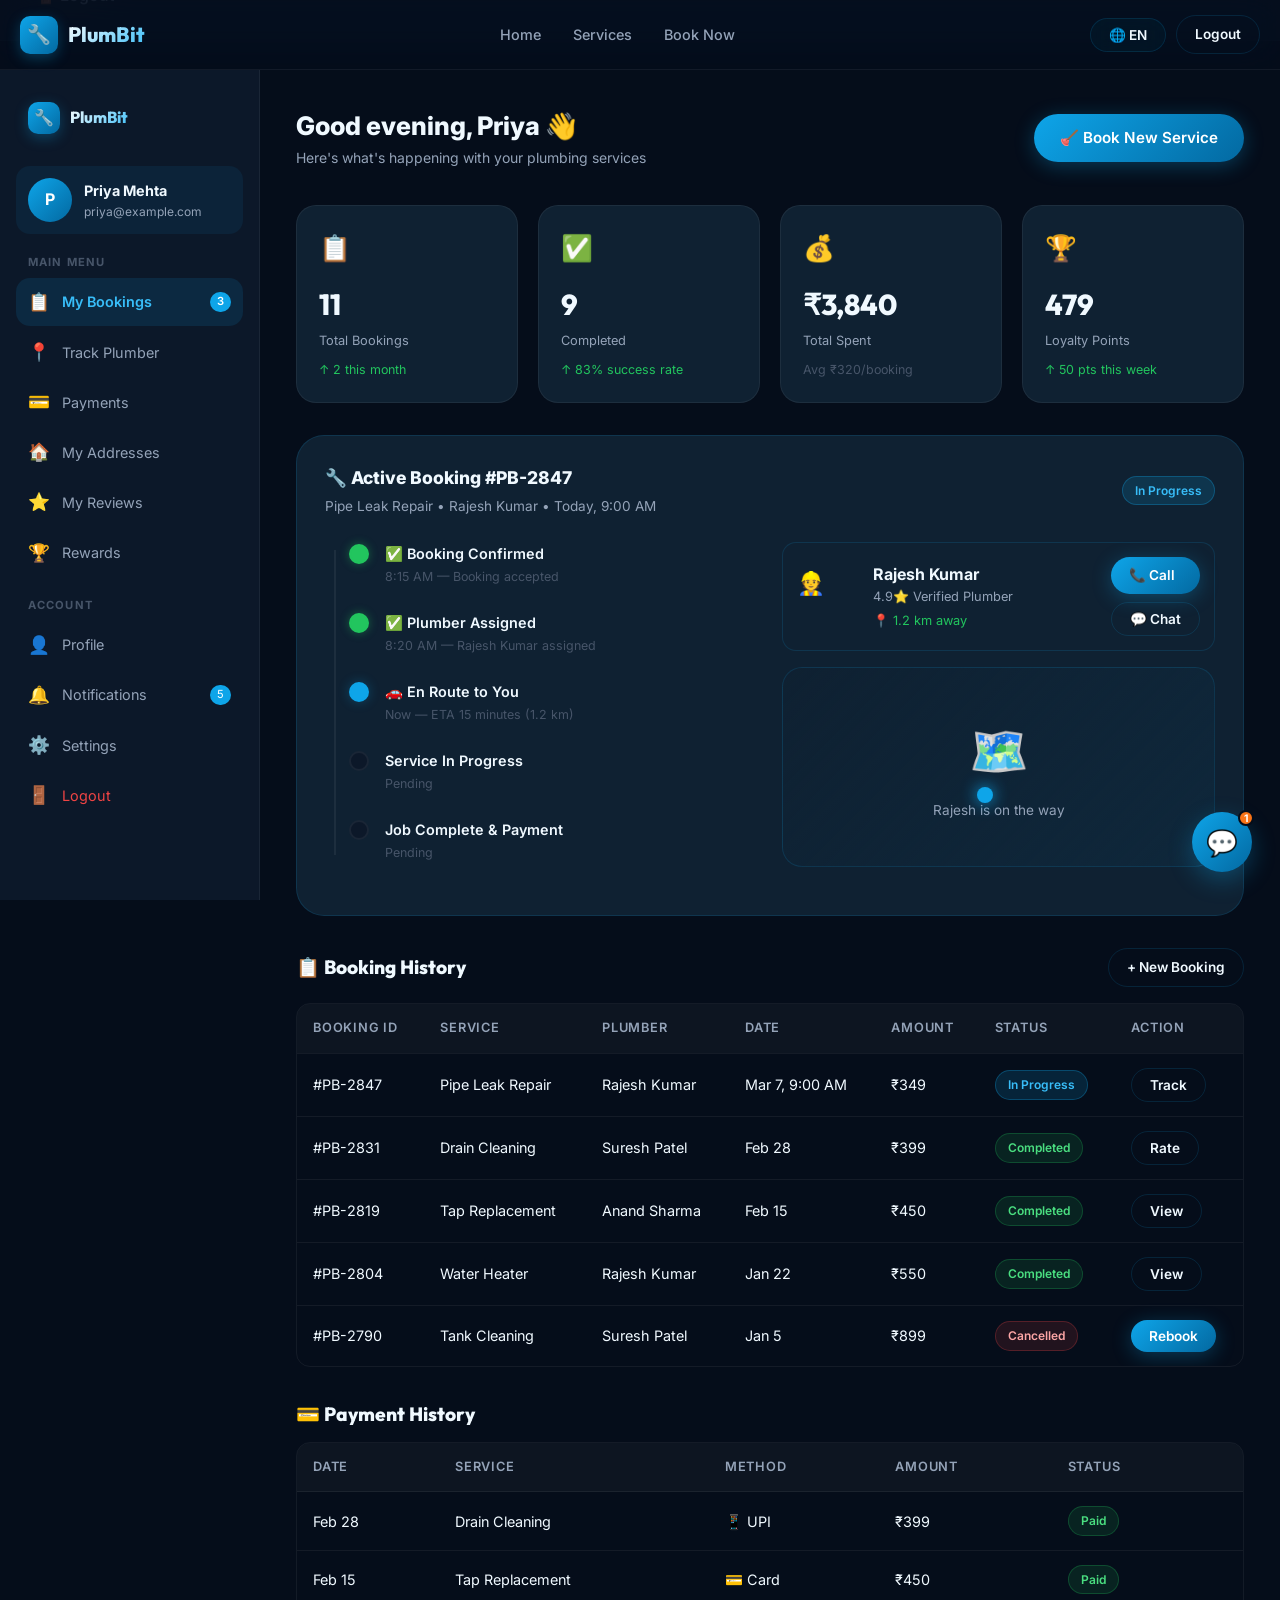
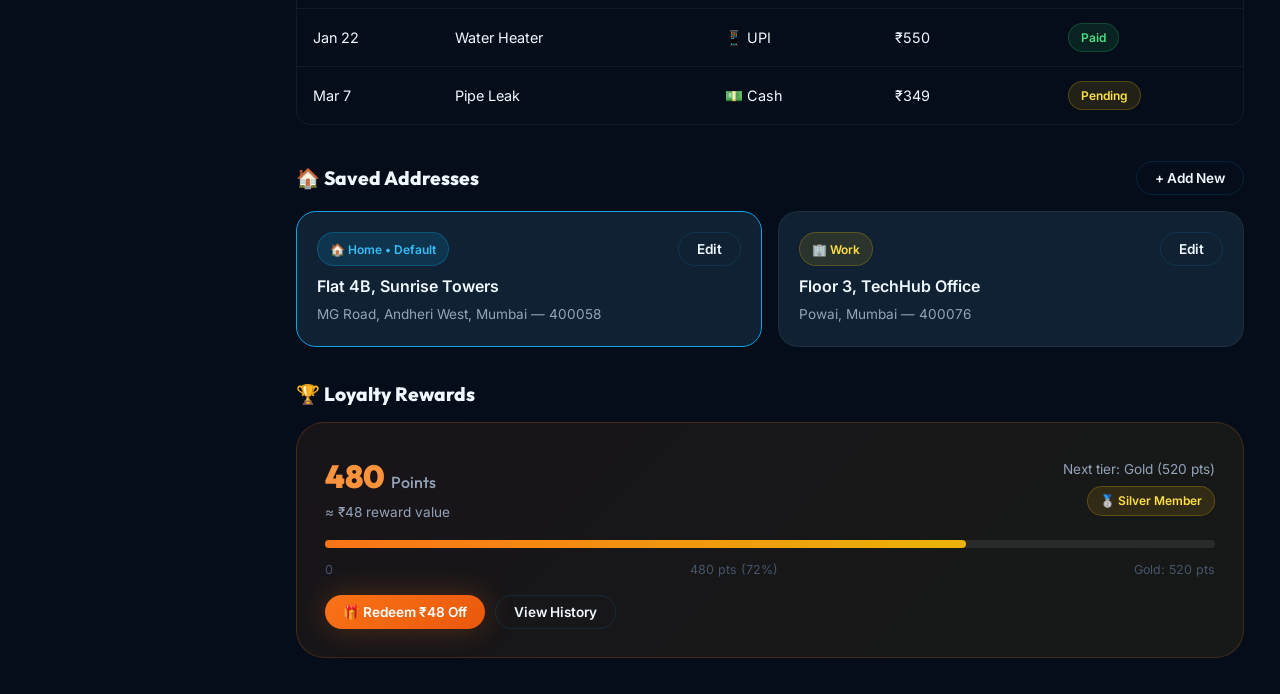
<file: plumbing-app/customer-dashboard.html>
<!DOCTYPE html>
<html lang="en">

<head>
    <meta charset="UTF-8">
    <meta name="viewport" content="width=device-width, initial-scale=1.0">
    <title>Customer Dashboard — PlumBit</title>
    <link rel="icon"
        href="data:image/svg+xml,<svg xmlns='http://www.w3.org/2000/svg' viewBox='0 0 100 100'><text y='.9em' font-size='90'>🔧</text></svg>">
    <link rel="stylesheet" href="styles/main.css">
    <link rel="stylesheet" href="styles/navbar.css">
    <link rel="stylesheet" href="styles/pages.css">
</head>

<body>

    <!-- NAVBAR -->
    <nav class="navbar" id="navbar">
        <div class="navbar-inner">
            <div class="container navbar-container">
                <a href="index.html" class="navbar-brand">
                    <div class="brand-icon">🔧</div><span class="brand-name">PlumBit</span>
                </a>
                <nav class="nav-links">
                    <a href="index.html" class="nav-link">Home</a>
                    <a href="services.html" class="nav-link">Services</a>
                    <a href="booking.html" class="nav-link">Book Now</a>
                </nav>
                <div class="nav-right">
                    <button id="langToggle" class="btn btn-glass btn-sm hide-mobile">🌐 EN</button>
                    <a href="login.html" class="btn btn-outline btn-sm hide-mobile">Logout</a>
                    <div class="hamburger" id="hamburger"><span></span><span></span><span></span></div>
                </div>
            </div>
        </div>
    </nav>
    <div class="mobile-menu" id="mobileMenu">
        <a href="index.html" class="mobile-nav-link">🏠 Home</a>
        <a href="services.html" class="mobile-nav-link">🔧 Services</a>
        <a href="booking.html" class="mobile-nav-link">📅 Book Now</a>
        <div class="mobile-divider"></div>
        <a href="login.html" class="mobile-nav-link">🚪 Logout</a>
    </div>

    <div class="dashboard-layout">
        <!-- Sidebar -->
        <aside class="sidebar">
            <div class="sidebar-logo">
                <div class="brand-icon" style="width:32px;height:32px;font-size:1rem">🔧</div>
                <span class="brand-name" style="font-size:1rem">PlumBit</span>
            </div>
            <div
                style="display:flex;align-items:center;gap:12px;padding:12px;background:rgba(14,165,233,0.08);border-radius:var(--radius-md);margin-bottom:8px">
                <div class="avatar">P</div>
                <div>
                    <div style="font-weight:700;font-size:0.9rem">Priya Mehta</div>
                    <div style="font-size:0.75rem;color:var(--text-secondary)">priya@example.com</div>
                </div>
            </div>
            <div class="sidebar-label">Main Menu</div>
            <a href="#bookings" class="sidebar-item active"><span class="sidebar-icon">📋</span> My Bookings <span
                    class="sidebar-badge">3</span></a>
            <a href="#tracking" class="sidebar-item"><span class="sidebar-icon">📍</span> Track Plumber</a>
            <a href="#payments" class="sidebar-item"><span class="sidebar-icon">💳</span> Payments</a>
            <a href="#addresses" class="sidebar-item"><span class="sidebar-icon">🏠</span> My Addresses</a>
            <a href="#reviews" class="sidebar-item"><span class="sidebar-icon">⭐</span> My Reviews</a>
            <a href="#rewards" class="sidebar-item"><span class="sidebar-icon">🏆</span> Rewards</a>
            <div class="sidebar-label">Account</div>
            <a href="#" class="sidebar-item"><span class="sidebar-icon">👤</span> Profile</a>
            <a href="#" class="sidebar-item"><span class="sidebar-icon">🔔</span> Notifications <span
                    class="sidebar-badge">5</span></a>
            <a href="#" class="sidebar-item"><span class="sidebar-icon">⚙️</span> Settings</a>
            <a href="login.html" class="sidebar-item" style="margin-top:auto;color:var(--danger)"><span
                    class="sidebar-icon">🚪</span> Logout</a>
        </aside>

        <!-- Main Content -->
        <main class="dashboard-main">
            <div class="dashboard-header">
                <div>
                    <div class="dashboard-title">Good evening, Priya 👋</div>
                    <div class="dashboard-subtitle">Here's what's happening with your plumbing services</div>
                </div>
                <a href="booking.html" class="btn btn-primary">🪠 Book New Service</a>
            </div>

            <!-- Stats -->
            <div class="dash-stats">
                <div class="dash-stat-card">
                    <div class="dash-stat-icon">📋</div>
                    <div class="dash-stat-val" data-count="12" data-suffix="">0</div>
                    <div class="dash-stat-lbl">Total Bookings</div>
                    <div class="dash-stat-trend trend-up">↑ 2 this month</div>
                </div>
                <div class="dash-stat-card">
                    <div class="dash-stat-icon">✅</div>
                    <div class="dash-stat-val" data-count="10" data-suffix="">0</div>
                    <div class="dash-stat-lbl">Completed</div>
                    <div class="dash-stat-trend trend-up">↑ 83% success rate</div>
                </div>
                <div class="dash-stat-card">
                    <div class="dash-stat-icon">💰</div>
                    <div class="dash-stat-val">₹3,840</div>
                    <div class="dash-stat-lbl">Total Spent</div>
                    <div class="dash-stat-trend" style="color:var(--text-muted)">Avg ₹320/booking</div>
                </div>
                <div class="dash-stat-card">
                    <div class="dash-stat-icon">🏆</div>
                    <div class="dash-stat-val" data-count="480" data-suffix="">0</div>
                    <div class="dash-stat-lbl">Loyalty Points</div>
                    <div class="dash-stat-trend trend-up">↑ 50 pts this week</div>
                </div>
            </div>

            <!-- Active Booking Tracking -->
            <div class="tracking-card" id="tracking">
                <div class="tracking-header">
                    <div>
                        <div style="font-weight:800;font-size:1.1rem">🔧 Active Booking #PB-2847</div>
                        <div style="font-size:0.85rem;color:var(--text-secondary);margin-top:4px">Pipe Leak Repair •
                            Rajesh Kumar • Today, 9:00 AM</div>
                    </div>
                    <span class="badge badge-primary">In Progress</span>
                </div>
                <div style="display:grid;grid-template-columns:1fr 1fr;gap:24px;align-items:start">
                    <div>
                        <div class="tracking-steps">
                            <div class="track-step done">
                                <div class="track-dot"></div>
                                <div class="track-info">
                                    <div class="track-title">✅ Booking Confirmed</div>
                                    <div class="track-time">8:15 AM — Booking accepted</div>
                                </div>
                            </div>
                            <div class="track-step done">
                                <div class="track-dot"></div>
                                <div class="track-info">
                                    <div class="track-title">✅ Plumber Assigned</div>
                                    <div class="track-time">8:20 AM — Rajesh Kumar assigned</div>
                                </div>
                            </div>
                            <div class="track-step active">
                                <div class="track-dot"></div>
                                <div class="track-info">
                                    <div class="track-title">🚗 En Route to You</div>
                                    <div class="track-time">Now — ETA 15 minutes (1.2 km)</div>
                                </div>
                            </div>
                            <div class="track-step">
                                <div class="track-dot"></div>
                                <div class="track-info">
                                    <div class="track-title">Service In Progress</div>
                                    <div class="track-time">Pending</div>
                                </div>
                            </div>
                            <div class="track-step">
                                <div class="track-dot"></div>
                                <div class="track-info">
                                    <div class="track-title">Job Complete & Payment</div>
                                    <div class="track-time">Pending</div>
                                </div>
                            </div>
                        </div>
                    </div>
                    <div>
                        <div
                            style="display:flex;align-items:center;gap:12px;padding:14px;background:var(--bg-card);border:1px solid var(--border-glass);border-radius:var(--radius-md);margin-bottom:12px">
                            <div class="avatar-lg">👷</div>
                            <div>
                                <div style="font-weight:700">Rajesh Kumar</div>
                                <div style="font-size:0.8rem;color:var(--text-secondary)">4.9⭐ Verified Plumber</div>
                                <div style="font-size:0.8rem;color:var(--success);margin-top:3px">📍 1.2 km away</div>
                            </div>
                            <div style="margin-left:auto;display:flex;flex-direction:column;gap:8px">
                                <a href="tel:+919876543210" class="btn btn-primary btn-sm">📞 Call</a>
                                <button class="btn btn-outline btn-sm" onclick="showToast('Opening chat...','info')">💬
                                    Chat</button>
                            </div>
                        </div>
                        <div class="map-placeholder">
                            <div class="map-dot"></div>
                            <p>Rajesh is on the way</p>
                        </div>
                    </div>
                </div>
            </div>

            <!-- Booking History -->
            <div id="bookings" style="margin-top:32px">
                <div style="display:flex;align-items:center;justify-content:space-between;margin-bottom:16px">
                    <h2 style="font-size:1.2rem;font-weight:800">📋 Booking History</h2>
                    <a href="booking.html" class="btn btn-outline btn-sm">+ New Booking</a>
                </div>
                <div class="table-wrap">
                    <table class="data-table">
                        <thead>
                            <tr>
                                <th>Booking ID</th>
                                <th>Service</th>
                                <th>Plumber</th>
                                <th>Date</th>
                                <th>Amount</th>
                                <th>Status</th>
                                <th>Action</th>
                            </tr>
                        </thead>
                        <tbody>
                            <tr>
                                <td>#PB-2847</td>
                                <td>Pipe Leak Repair</td>
                                <td>Rajesh Kumar</td>
                                <td>Mar 7, 9:00 AM</td>
                                <td>₹349</td>
                                <td><span class="badge badge-primary">In Progress</span></td>
                                <td><button class="btn btn-outline btn-sm"
                                        onclick="showToast('Tracking opened','info')">Track</button></td>
                            </tr>
                            <tr>
                                <td>#PB-2831</td>
                                <td>Drain Cleaning</td>
                                <td>Suresh Patel</td>
                                <td>Feb 28</td>
                                <td>₹399</td>
                                <td><span class="badge badge-success">Completed</span></td>
                                <td><button class="btn btn-outline btn-sm"
                                        onclick="showToast('Review submitted!','success')">Rate</button></td>
                            </tr>
                            <tr>
                                <td>#PB-2819</td>
                                <td>Tap Replacement</td>
                                <td>Anand Sharma</td>
                                <td>Feb 15</td>
                                <td>₹450</td>
                                <td><span class="badge badge-success">Completed</span></td>
                                <td><button class="btn btn-outline btn-sm">View</button></td>
                            </tr>
                            <tr>
                                <td>#PB-2804</td>
                                <td>Water Heater</td>
                                <td>Rajesh Kumar</td>
                                <td>Jan 22</td>
                                <td>₹550</td>
                                <td><span class="badge badge-success">Completed</span></td>
                                <td><button class="btn btn-outline btn-sm">View</button></td>
                            </tr>
                            <tr>
                                <td>#PB-2790</td>
                                <td>Tank Cleaning</td>
                                <td>Suresh Patel</td>
                                <td>Jan 5</td>
                                <td>₹899</td>
                                <td><span class="badge badge-danger">Cancelled</span></td>
                                <td><button class="btn btn-primary btn-sm"
                                        onclick="window.location.href='booking.html'">Rebook</button></td>
                            </tr>
                        </tbody>
                    </table>
                </div>
            </div>

            <!-- Payments -->
            <div id="payments" style="margin-top:36px">
                <h2 style="font-size:1.2rem;font-weight:800;margin-bottom:16px">💳 Payment History</h2>
                <div class="table-wrap">
                    <table class="data-table">
                        <thead>
                            <tr>
                                <th>Date</th>
                                <th>Service</th>
                                <th>Method</th>
                                <th>Amount</th>
                                <th>Status</th>
                            </tr>
                        </thead>
                        <tbody>
                            <tr>
                                <td>Feb 28</td>
                                <td>Drain Cleaning</td>
                                <td>📱 UPI</td>
                                <td>₹399</td>
                                <td><span class="badge badge-success">Paid</span></td>
                            </tr>
                            <tr>
                                <td>Feb 15</td>
                                <td>Tap Replacement</td>
                                <td>💳 Card</td>
                                <td>₹450</td>
                                <td><span class="badge badge-success">Paid</span></td>
                            </tr>
                            <tr>
                                <td>Jan 22</td>
                                <td>Water Heater</td>
                                <td>📱 UPI</td>
                                <td>₹550</td>
                                <td><span class="badge badge-success">Paid</span></td>
                            </tr>
                            <tr>
                                <td>Mar 7</td>
                                <td>Pipe Leak</td>
                                <td>💵 Cash</td>
                                <td>₹349</td>
                                <td><span class="badge badge-warning">Pending</span></td>
                            </tr>
                        </tbody>
                    </table>
                </div>
            </div>

            <!-- Saved Addresses -->
            <div id="addresses" style="margin-top:36px">
                <div style="display:flex;align-items:center;justify-content:space-between;margin-bottom:16px">
                    <h2 style="font-size:1.2rem;font-weight:800">🏠 Saved Addresses</h2>
                    <button class="btn btn-outline btn-sm" onclick="showToast('Add address form opened','info')">+ Add
                        New</button>
                </div>
                <div class="grid-2" style="gap:16px">
                    <div class="card" style="padding:20px;border-color:var(--primary)">
                        <div style="display:flex;justify-content:space-between;margin-bottom:8px"><span
                                class="badge badge-primary">🏠 Home • Default</span><button
                                class="btn btn-outline btn-sm" onclick="showToast('Edit address','info')">Edit</button>
                        </div>
                        <div style="font-weight:600;margin-bottom:4px">Flat 4B, Sunrise Towers</div>
                        <div style="font-size:0.85rem;color:var(--text-secondary)">MG Road, Andheri West, Mumbai —
                            400058</div>
                    </div>
                    <div class="card" style="padding:20px">
                        <div style="display:flex;justify-content:space-between;margin-bottom:8px"><span
                                class="badge badge-warning">🏢 Work</span><button class="btn btn-outline btn-sm"
                                onclick="showToast('Edit address','info')">Edit</button></div>
                        <div style="font-weight:600;margin-bottom:4px">Floor 3, TechHub Office</div>
                        <div style="font-size:0.85rem;color:var(--text-secondary)">Powai, Mumbai — 400076</div>
                    </div>
                </div>
            </div>

            <!-- Loyalty Rewards -->
            <div id="rewards" style="margin-top:36px">
                <h2 style="font-size:1.2rem;font-weight:800;margin-bottom:16px">🏆 Loyalty Rewards</h2>
                <div class="rewards-card">
                    <div
                        style="display:flex;align-items:center;justify-content:space-between;flex-wrap:wrap;gap:12px;margin-bottom:16px">
                        <div>
                            <div
                                style="font-size:2rem;font-weight:900;font-family:'Outfit',sans-serif;color:var(--accent-light)">
                                480 <span
                                    style="font-size:1rem;font-weight:500;color:var(--text-secondary)">Points</span>
                            </div>
                            <div style="font-size:0.85rem;color:var(--text-secondary)">≈ ₹48 reward value</div>
                        </div>
                        <div style="text-align:right">
                            <div style="font-size:0.85rem;color:var(--text-secondary)">Next tier: Gold (520 pts)</div>
                            <span class="badge badge-warning" style="margin-top:6px">🥈 Silver Member</span>
                        </div>
                    </div>
                    <div class="rewards-bar">
                        <div class="rewards-fill" style="width:72%"></div>
                    </div>
                    <div
                        style="display:flex;justify-content:space-between;font-size:0.78rem;color:var(--text-muted);margin-bottom:16px">
                        <span>0</span><span>480 pts (72%)</span><span>Gold: 520 pts</span></div>
                    <div style="display:flex;gap:10px;flex-wrap:wrap">
                        <button class="btn btn-accent btn-sm"
                            onclick="showToast('₹48 coupon applied to your next booking!','success')">🎁 Redeem ₹48
                            Off</button>
                        <button class="btn btn-outline btn-sm" onclick="showToast('Reward history opened','info')">View
                            History</button>
                    </div>
                </div>
            </div>

        </main>
    </div>

    <!-- CHATBOT -->
    <div class="chatbot-bubble">
        <button class="chatbot-btn" id="chatbotBtn">💬<span class="chatbot-notif">1</span></button>
        <div class="chatbot-window" id="chatbotWindow">
            <div class="chatbot-header">
                <div class="chatbot-av">🤖</div>
                <div>
                    <div class="chatbot-name">PlumBot AI</div>
                    <div class="chatbot-status"><span class="status-dot status-online"></span>Online</div>
                </div><button class="chatbot-close" id="chatbotClose">✕</button>
            </div>
            <div class="chatbot-messages" id="chatbotMessages">
                <div class="chat-msg bot">Hi Priya! Need help with your booking? <div class="quick-replies"><span
                            class="quick-reply">cancel</span><span class="quick-reply">warranty</span><span
                            class="quick-reply">payment</span></div>
                </div>
            </div>
            <div class="chatbot-input-row"><input type="text" class="chatbot-input" id="chatbotInput"
                    placeholder="Type a message..."><button class="chatbot-send" id="chatbotSend">→</button></div>
        </div>
    </div>

    <script src="js/main.js"></script>
    <script>
        // Sidebar navigation
        document.querySelectorAll('.sidebar-item').forEach(item => {
            item.addEventListener('click', function (e) {
                if (this.getAttribute('href')?.startsWith('#')) {
                    e.preventDefault();
                    document.querySelectorAll('.sidebar-item').forEach(i => i.classList.remove('active'));
                    this.classList.add('active');
                    const target = document.querySelector(this.getAttribute('href'));
                    target?.scrollIntoView({ behavior: 'smooth', block: 'start' });
                }
            });
        });
    </script>
</body>

</html>
</file>
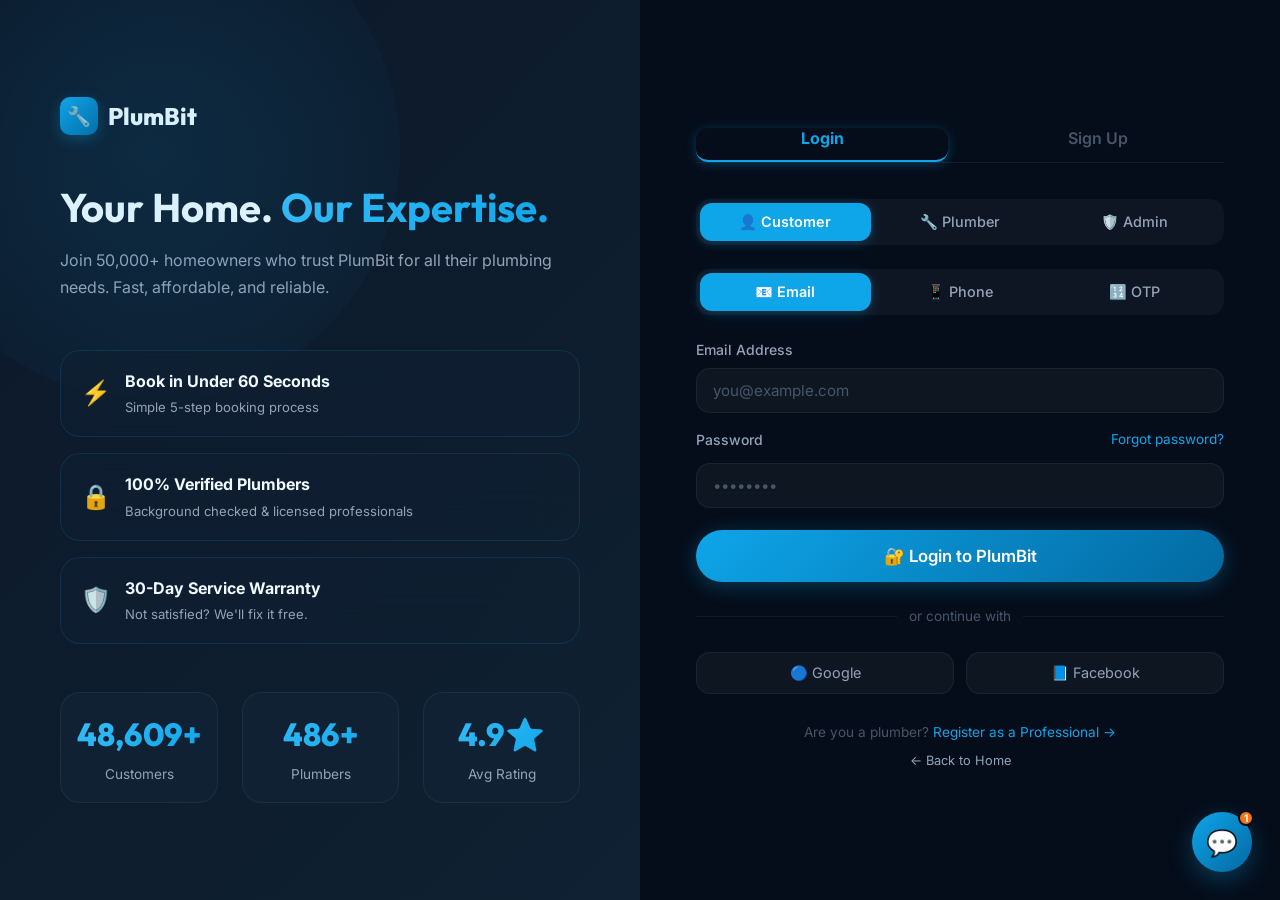
<file: plumbing-app/login.html>
<!DOCTYPE html>
<html lang="en">

<head>
    <meta charset="UTF-8">
    <meta name="viewport" content="width=device-width, initial-scale=1.0">
    <meta name="description"
        content="Login or sign up to PlumBit — Book trusted plumbers as a Customer, Plumber, or Admin.">
    <title>Login / Signup — PlumBit</title>
    <link rel="icon"
        href="data:image/svg+xml,<svg xmlns='http://www.w3.org/2000/svg' viewBox='0 0 100 100'><text y='.9em' font-size='90'>🔧</text></svg>">
    <link rel="stylesheet" href="styles/main.css">
    <link rel="stylesheet" href="styles/navbar.css">
    <link rel="stylesheet" href="styles/pages.css">
</head>

<body>
    <div class="login-page">
        <!-- Left Visual -->
        <div class="login-visual">
            <a href="index.html"
                style="display:flex;align-items:center;gap:10px;margin-bottom:48px;text-decoration:none">
                <div class="brand-icon">🔧</div>
                <span
                    style="font-family:'Outfit',sans-serif;font-size:1.5rem;font-weight:800;color:var(--text-primary)">PlumBit</span>
            </a>
            <h1 style="font-size:2.5rem;margin-bottom:16px">Your Home. <span class="gradient-text">Our Expertise.</span>
            </h1>
            <p style="color:var(--text-secondary);font-size:1rem;line-height:1.7;margin-bottom:48px">Join 50,000+
                homeowners who trust PlumBit for all their plumbing needs. Fast, affordable, and reliable.</p>
            <div style="display:flex;flex-direction:column;gap:16px">
                <div class="card-glass" style="padding:18px 20px">
                    <div style="display:flex;align-items:center;gap:14px">
                        <span style="font-size:1.5rem">⚡</span>
                        <div>
                            <div style="font-weight:700;margin-bottom:3px">Book in Under 60 Seconds</div>
                            <div style="font-size:0.82rem;color:var(--text-secondary)">Simple 5-step booking process
                            </div>
                        </div>
                    </div>
                </div>
                <div class="card-glass" style="padding:18px 20px">
                    <div style="display:flex;align-items:center;gap:14px">
                        <span style="font-size:1.5rem">🔒</span>
                        <div>
                            <div style="font-weight:700;margin-bottom:3px">100% Verified Plumbers</div>
                            <div style="font-size:0.82rem;color:var(--text-secondary)">Background checked & licensed
                                professionals</div>
                        </div>
                    </div>
                </div>
                <div class="card-glass" style="padding:18px 20px">
                    <div style="display:flex;align-items:center;gap:14px">
                        <span style="font-size:1.5rem">🛡️</span>
                        <div>
                            <div style="font-weight:700;margin-bottom:3px">30-Day Service Warranty</div>
                            <div style="font-size:0.82rem;color:var(--text-secondary)">Not satisfied? We'll fix it free.
                            </div>
                        </div>
                    </div>
                </div>
            </div>
            <div style="margin-top:48px;display:flex;gap:24px">
                <div class="stat-card" style="flex:1;padding:16px">
                    <div class="stat-value" data-count="50000" data-suffix="+">50K+</div>
                    <div class="stat-label">Customers</div>
                </div>
                <div class="stat-card" style="flex:1;padding:16px">
                    <div class="stat-value" data-count="500" data-suffix="+">500+</div>
                    <div class="stat-label">Plumbers</div>
                </div>
                <div class="stat-card" style="flex:1;padding:16px">
                    <div class="stat-value">4.9⭐</div>
                    <div class="stat-label">Avg Rating</div>
                </div>
            </div>
        </div>

        <!-- Right Form -->
        <div class="login-form-side">
            <!-- Login/Signup toggle -->
            <div
                style="display:flex;gap:24px;margin-bottom:36px;border-bottom:1px solid var(--border-subtle);padding-bottom:0">
                <button class="tab-btn active" id="showLogin"
                    style="padding:0;background:none;border:none;cursor:pointer;font-size:1rem;font-weight:700;color:var(--primary);padding-bottom:12px;border-bottom:2px solid var(--primary)">Login</button>
                <button class="tab-btn" id="showSignup"
                    style="padding:0;background:none;border:none;cursor:pointer;font-size:1rem;font-weight:600;color:var(--text-muted);padding-bottom:12px;border-bottom:2px solid transparent">Sign
                    Up</button>
            </div>

            <!-- LOGIN FORM -->
            <div id="loginSection">
                <!-- Role Selector -->
                <div class="form-group" style="margin-bottom:24px">
                    <div class="tabs role-tabs tabs-container" style="background:rgba(255,255,255,0.04)">
                        <button class="tab-btn active" id="roleCustomer">👤 Customer</button>
                        <button class="tab-btn">🔧 Plumber</button>
                        <button class="tab-btn">🛡️ Admin</button>
                    </div>
                </div>

                <!-- Login Method Tabs -->
                <div class="form-group" style="margin-bottom:24px">
                    <div class="tabs method-tabs tabs-container" style="background:rgba(255,255,255,0.04);">
                        <button class="tab-btn active">📧 Email</button>
                        <button class="tab-btn">📱 Phone</button>
                        <button class="tab-btn">🔢 OTP</button>
                    </div>
                </div>

                <form id="loginForm" style="display:flex;flex-direction:column;gap:18px">
                    <!-- Email Method -->
                    <div class="tab-content active">
                        <div style="display:flex;flex-direction:column;gap:16px">
                            <div class="form-group">
                                <label class="form-label">Email Address</label>
                                <input type="email" class="form-input" placeholder="you@example.com" required>
                            </div>
                            <div class="form-group">
                                <div
                                    style="display:flex;justify-content:space-between;align-items:center;margin-bottom:6px">
                                    <label class="form-label" style="margin:0">Password</label>
                                    <a href="#" class="forgot-link" id="forgotLink">Forgot password?</a>
                                </div>
                                <input type="password" class="form-input" placeholder="••••••••" required>
                            </div>
                        </div>
                    </div>
                    <!-- Phone Method -->
                    <div class="tab-content">
                        <div class="form-group">
                            <label class="form-label">Phone Number</label>
                            <div style="display:flex;gap:8px">
                                <select class="form-input" style="width:90px">
                                    <option>+91</option>
                                    <option>+1</option>
                                    <option>+44</option>
                                </select>
                                <input type="tel" class="form-input" placeholder="98765 43210">
                            </div>
                        </div>
                    </div>
                    <!-- OTP Method -->
                    <div class="tab-content">
                        <div class="form-group">
                            <label class="form-label">Enter 6-Digit OTP</label>
                            <div class="otp-row">
                                <input type="text" class="otp-input" maxlength="1" inputmode="numeric">
                                <input type="text" class="otp-input" maxlength="1" inputmode="numeric">
                                <input type="text" class="otp-input" maxlength="1" inputmode="numeric">
                                <input type="text" class="otp-input" maxlength="1" inputmode="numeric">
                                <input type="text" class="otp-input" maxlength="1" inputmode="numeric">
                                <input type="text" class="otp-input" maxlength="1" inputmode="numeric">
                            </div>
                            <p style="font-size:0.8rem;color:var(--text-muted);margin-top:8px">OTP sent to +91 98765
                                43210 • <a href="#" class="forgot-link">Resend</a></p>
                        </div>
                    </div>

                    <button type="submit" class="btn btn-primary btn-lg"
                        style="width:100%;justify-content:center;margin-top:4px">
                        🔐 Login to PlumBit
                    </button>
                </form>

                <div class="divider-text" style="margin:24px 0">or continue with</div>
                <div class="social-login">
                    <button class="social-login-btn">🔵 Google</button>
                    <button class="social-login-btn">📘 Facebook</button>
                </div>
            </div>

            <!-- SIGNUP FORM -->
            <div id="signupSection" style="display:none">
                <form id="signupForm" style="display:flex;flex-direction:column;gap:16px">
                    <div class="form-group">
                        <div class="tabs tabs-container" style="background:rgba(255,255,255,0.04)">
                            <button class="tab-btn active">👤 Customer</button>
                            <button class="tab-btn">🔧 Join as Plumber</button>
                        </div>
                    </div>
                    <div class="grid-2" style="gap:16px">
                        <div class="form-group">
                            <label class="form-label">First Name</label>
                            <input type="text" class="form-input" placeholder="Rahul" required>
                        </div>
                        <div class="form-group">
                            <label class="form-label">Last Name</label>
                            <input type="text" class="form-input" placeholder="Sharma" required>
                        </div>
                    </div>
                    <div class="form-group">
                        <label class="form-label">Email Address</label>
                        <input type="email" class="form-input" placeholder="you@example.com" required>
                    </div>
                    <div class="form-group">
                        <label class="form-label">Phone Number</label>
                        <div style="display:flex;gap:8px">
                            <select class="form-input" style="width:90px">
                                <option>+91</option>
                            </select>
                            <input type="tel" class="form-input" placeholder="98765 43210" required>
                        </div>
                    </div>
                    <div class="form-group">
                        <label class="form-label">City</label>
                        <select class="form-input">
                            <option>Select your city</option>
                            <option>Mumbai</option>
                            <option>Delhi</option>
                            <option>Bangalore</option>
                            <option>Chennai</option>
                            <option>Hyderabad</option>
                            <option>Pune</option>
                        </select>
                    </div>
                    <div class="form-group">
                        <label class="form-label">Password</label>
                        <input type="password" class="form-input" placeholder="Minimum 8 characters" required>
                    </div>
                    <div
                        style="display:flex;align-items:flex-start;gap:10px;font-size:0.85rem;color:var(--text-secondary)">
                        <input type="checkbox" style="margin-top:2px;accent-color:var(--primary)" required>
                        <span>I agree to PlumBit's <a href="#" style="color:var(--primary)">Terms of Service</a> and <a
                                href="#" style="color:var(--primary)">Privacy Policy</a></span>
                    </div>
                    <button type="submit" class="btn btn-primary btn-lg" style="width:100%;justify-content:center">
                        🚀 Create Account
                    </button>
                </form>
            </div>

            <p style="text-align:center;margin-top:28px;font-size:0.85rem;color:var(--text-muted)">
                Are you a plumber? <a href="#" style="color:var(--primary)">Register as a Professional →</a>
            </p>
            <p style="text-align:center;margin-top:8px;font-size:0.8rem;color:var(--text-muted)">
                <a href="index.html" style="color:var(--text-secondary)">← Back to Home</a>
            </p>
        </div>
    </div>

    <!-- CHATBOT -->
    <div class="chatbot-bubble">
        <button class="chatbot-btn" id="chatbotBtn">💬<span class="chatbot-notif">1</span></button>
        <div class="chatbot-window" id="chatbotWindow">
            <div class="chatbot-header">
                <div class="chatbot-av">🤖</div>
                <div>
                    <div class="chatbot-name">PlumBot AI</div>
                    <div class="chatbot-status"><span class="status-dot status-online"></span> Online</div>
                </div>
                <button class="chatbot-close" id="chatbotClose">✕</button>
            </div>
            <div class="chatbot-messages" id="chatbotMessages">
                <div class="chat-msg bot">Need help logging in? I can assist! <div class="quick-replies"><span
                            class="quick-reply">Forgot Password</span><span class="quick-reply">OTP not received</span>
                    </div>
                </div>
            </div>
            <div class="chatbot-input-row">
                <input type="text" class="chatbot-input" id="chatbotInput" placeholder="Type a message...">
                <button class="chatbot-send" id="chatbotSend">→</button>
            </div>
        </div>
    </div>

    <script src="js/main.js"></script>
    <script>
        // Toggle between login/signup
        document.getElementById('showLogin').addEventListener('click', function () {
            document.getElementById('loginSection').style.display = 'block';
            document.getElementById('signupSection').style.display = 'none';
            this.style.color = 'var(--primary)';
            this.style.borderBottom = '2px solid var(--primary)';
            document.getElementById('showSignup').style.color = 'var(--text-muted)';
            document.getElementById('showSignup').style.borderBottom = '2px solid transparent';
        });
        document.getElementById('showSignup').addEventListener('click', function () {
            document.getElementById('loginSection').style.display = 'none';
            document.getElementById('signupSection').style.display = 'block';
            this.style.color = 'var(--primary)';
            this.style.borderBottom = '2px solid var(--primary)';
            document.getElementById('showLogin').style.color = 'var(--text-muted)';
            document.getElementById('showLogin').style.borderBottom = '2px solid transparent';
        });

        // Method tabs for login
        const methodTabs = document.querySelectorAll('.method-tabs .tab-btn');
        const methodContents = document.querySelectorAll('#loginSection .tab-content');
        methodTabs.forEach((btn, i) => {
            btn.addEventListener('click', () => {
                methodTabs.forEach(b => b.classList.remove('active'));
                methodContents.forEach(c => c.classList.remove('active'));
                btn.classList.add('active');
                methodContents[i]?.classList.add('active');
            });
        });

        // Social login buttons
        document.querySelectorAll('.social-login-btn').forEach(btn => {
            btn.addEventListener('click', () => showToast('Redirecting to ' + btn.textContent + ' login...', 'info'));
        });
    </script>
</body>

</html>
</file>
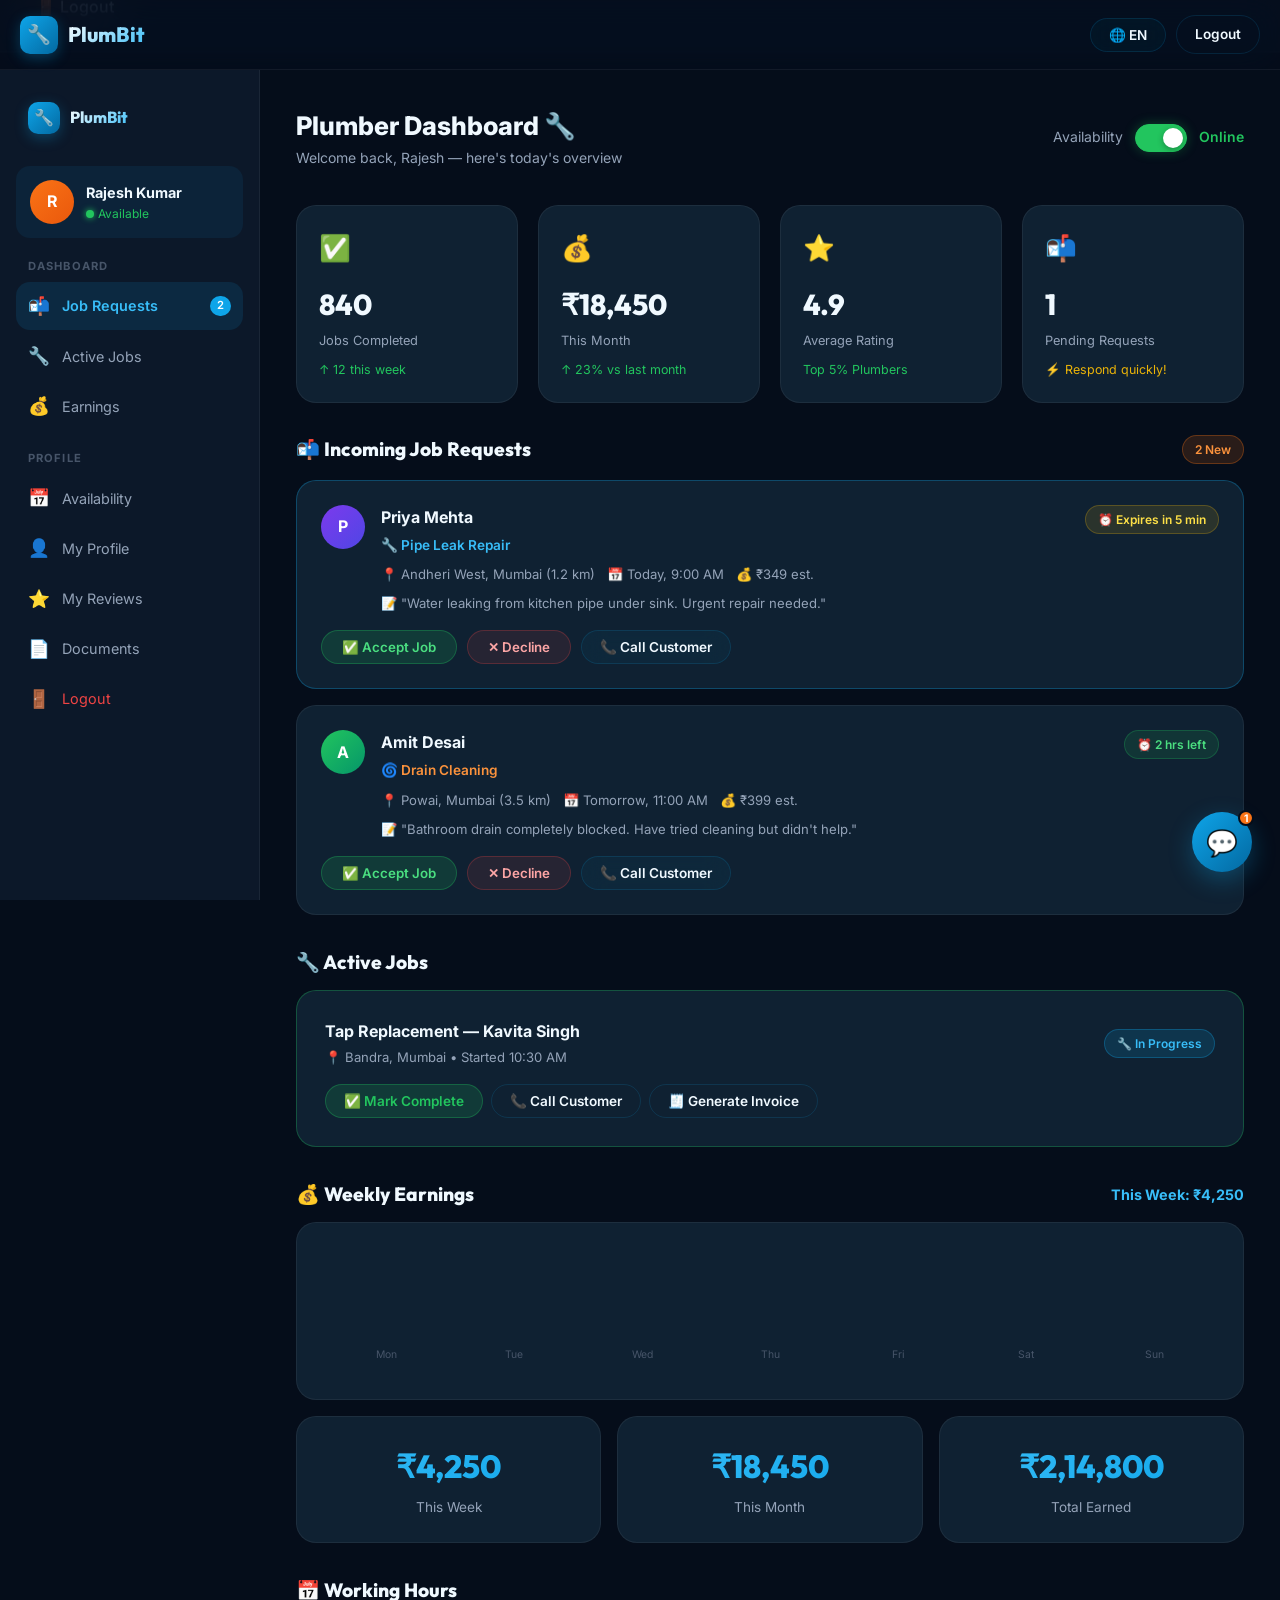
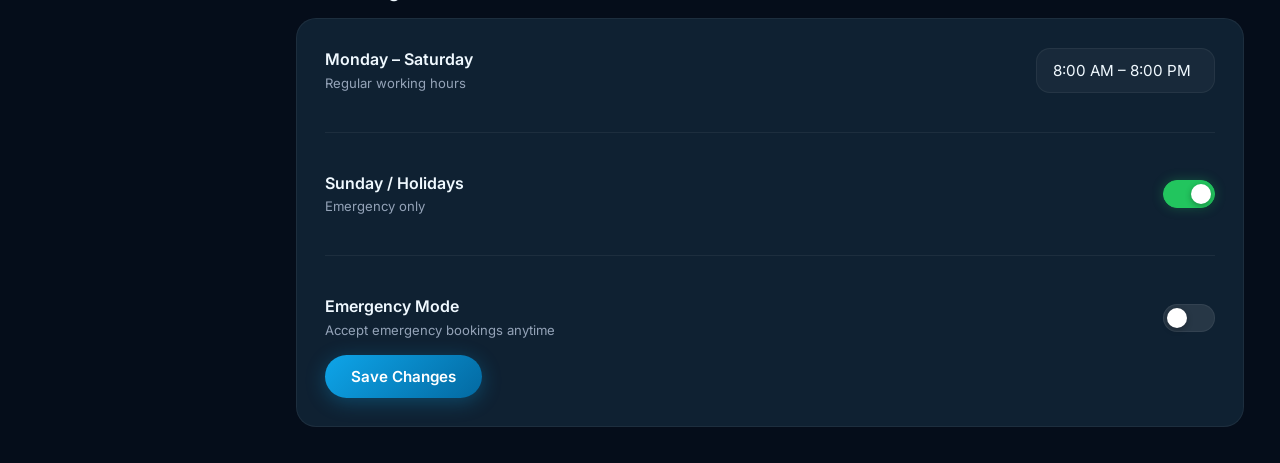
<file: plumbing-app/plumber-dashboard.html>
<!DOCTYPE html>
<html lang="en">

<head>
    <meta charset="UTF-8">
    <meta name="viewport" content="width=device-width, initial-scale=1.0">
    <title>Plumber Dashboard — PlumBit</title>
    <link rel="icon"
        href="data:image/svg+xml,<svg xmlns='http://www.w3.org/2000/svg' viewBox='0 0 100 100'><text y='.9em' font-size='90'>🔧</text></svg>">
    <link rel="stylesheet" href="styles/main.css">
    <link rel="stylesheet" href="styles/navbar.css">
    <link rel="stylesheet" href="styles/pages.css">
</head>

<body>

    <!-- NAVBAR -->
    <nav class="navbar" id="navbar">
        <div class="navbar-inner">
            <div class="container navbar-container">
                <a href="index.html" class="navbar-brand">
                    <div class="brand-icon">🔧</div><span class="brand-name">PlumBit</span>
                </a>
                <div class="nav-right">
                    <button id="langToggle" class="btn btn-glass btn-sm hide-mobile">🌐 EN</button>
                    <a href="login.html" class="btn btn-outline btn-sm hide-mobile">Logout</a>
                    <div class="hamburger" id="hamburger"><span></span><span></span><span></span></div>
                </div>
            </div>
        </div>
    </nav>
    <div class="mobile-menu" id="mobileMenu">
        <a href="index.html" class="mobile-nav-link">🏠 Home</a>
        <div class="mobile-divider"></div>
        <a href="login.html" class="mobile-nav-link">🚪 Logout</a>
    </div>

    <div class="dashboard-layout">
        <!-- Sidebar -->
        <aside class="sidebar">
            <div class="sidebar-logo">
                <div class="brand-icon" style="width:32px;height:32px;font-size:1rem">🔧</div><span class="brand-name"
                    style="font-size:1rem">PlumBit</span>
            </div>
            <div
                style="display:flex;align-items:center;gap:12px;padding:14px;background:rgba(14,165,233,0.08);border-radius:var(--radius-md);margin-bottom:8px">
                <div class="avatar" style="background:linear-gradient(135deg,var(--accent),var(--accent-dark))">R</div>
                <div>
                    <div style="font-weight:700;font-size:0.9rem">Rajesh Kumar</div>
                    <div style="font-size:0.75rem;color:var(--success);display:flex;align-items:center;gap:4px"><span
                            class="status-dot status-online"></span>Available</div>
                </div>
            </div>
            <div class="sidebar-label">Dashboard</div>
            <a href="#requests" class="sidebar-item active"><span class="sidebar-icon">📬</span> Job Requests <span
                    class="sidebar-badge">2</span></a>
            <a href="#active" class="sidebar-item"><span class="sidebar-icon">🔧</span> Active Jobs</a>
            <a href="#earnings" class="sidebar-item"><span class="sidebar-icon">💰</span> Earnings</a>
            <div class="sidebar-label">Profile</div>
            <a href="#availability" class="sidebar-item"><span class="sidebar-icon">📅</span> Availability</a>
            <a href="#" class="sidebar-item"><span class="sidebar-icon">👤</span> My Profile</a>
            <a href="#" class="sidebar-item"><span class="sidebar-icon">⭐</span> My Reviews</a>
            <a href="#" class="sidebar-item"><span class="sidebar-icon">📄</span> Documents</a>
            <a href="login.html" class="sidebar-item" style="color:var(--danger)"><span class="sidebar-icon">🚪</span>
                Logout</a>
        </aside>

        <!-- Main -->
        <main class="dashboard-main">
            <div class="dashboard-header">
                <div>
                    <div class="dashboard-title">Plumber Dashboard 🔧</div>
                    <div class="dashboard-subtitle">Welcome back, Rajesh — here's today's overview</div>
                </div>
                <div style="display:flex;align-items:center;gap:12px">
                    <span style="font-size:0.875rem;color:var(--text-secondary)">Availability</span>
                    <label class="toggle-switch">
                        <input type="checkbox" id="availabilityToggle" checked
                            onchange="handleAvailabilityToggle(this)">
                        <span class="toggle-slider"></span>
                    </label>
                    <span id="availStatus" style="font-size:0.875rem;color:var(--success);font-weight:600">Online</span>
                </div>
            </div>

            <!-- Stats -->
            <div class="dash-stats">
                <div class="dash-stat-card">
                    <div class="dash-stat-icon">✅</div>
                    <div class="dash-stat-val" data-count="847" data-suffix="">0</div>
                    <div class="dash-stat-lbl">Jobs Completed</div>
                    <div class="dash-stat-trend trend-up">↑ 12 this week</div>
                </div>
                <div class="dash-stat-card">
                    <div class="dash-stat-icon">💰</div>
                    <div class="dash-stat-val">₹18,450</div>
                    <div class="dash-stat-lbl">This Month</div>
                    <div class="dash-stat-trend trend-up">↑ 23% vs last month</div>
                </div>
                <div class="dash-stat-card">
                    <div class="dash-stat-icon">⭐</div>
                    <div class="dash-stat-val">4.9</div>
                    <div class="dash-stat-lbl">Average Rating</div>
                    <div class="dash-stat-trend trend-up">Top 5% Plumbers</div>
                </div>
                <div class="dash-stat-card">
                    <div class="dash-stat-icon">📬</div>
                    <div class="dash-stat-val" data-count="2" data-suffix="">0</div>
                    <div class="dash-stat-lbl">Pending Requests</div>
                    <div class="dash-stat-trend" style="color:var(--warning)">⚡ Respond quickly!</div>
                </div>
            </div>

            <!-- Job Requests -->
            <div id="requests" style="margin-top:8px">
                <div style="display:flex;align-items:center;justify-content:space-between;margin-bottom:16px">
                    <h2 style="font-size:1.2rem;font-weight:800">📬 Incoming Job Requests</h2>
                    <span class="badge badge-accent">2 New</span>
                </div>

                <div class="job-request-card" style="border-color:rgba(14,165,233,0.3)">
                    <div style="display:flex;align-items:flex-start;gap:16px;flex-wrap:wrap">
                        <div class="avatar" style="background:linear-gradient(135deg,#7C3AED,#4F46E5)">P</div>
                        <div style="flex:1;min-width:200px">
                            <div style="font-weight:700;font-size:1rem;margin-bottom:4px">Priya Mehta</div>
                            <div style="font-size:0.85rem;color:var(--primary-light);font-weight:600;margin-bottom:8px">
                                🔧 Pipe Leak Repair</div>
                            <div
                                style="display:flex;flex-wrap:wrap;gap:12px;font-size:0.82rem;color:var(--text-secondary)">
                                <span>📍 Andheri West, Mumbai (1.2 km)</span>
                                <span>📅 Today, 9:00 AM</span>
                                <span>💰 ₹349 est.</span>
                            </div>
                            <div style="margin-top:8px;font-size:0.82rem;color:var(--text-secondary)">📝 "Water leaking
                                from kitchen pipe under sink. Urgent repair needed."</div>
                        </div>
                        <div style="text-align:right">
                            <span class="badge badge-warning">⏰ Expires in 5 min</span>
                        </div>
                    </div>
                    <div class="job-actions">
                        <button class="btn-accept">✅ Accept Job</button>
                        <button class="btn-reject">✕ Decline</button>
                        <button class="btn btn-glass btn-sm" onclick="showToast('Customer called','info')">📞 Call
                            Customer</button>
                    </div>
                </div>

                <div class="job-request-card">
                    <div style="display:flex;align-items:flex-start;gap:16px;flex-wrap:wrap">
                        <div class="avatar" style="background:linear-gradient(135deg,var(--success),#059669)">A</div>
                        <div style="flex:1;min-width:200px">
                            <div style="font-weight:700;font-size:1rem;margin-bottom:4px">Amit Desai</div>
                            <div style="font-size:0.85rem;color:var(--accent-light);font-weight:600;margin-bottom:8px">
                                🌀 Drain Cleaning</div>
                            <div
                                style="display:flex;flex-wrap:wrap;gap:12px;font-size:0.82rem;color:var(--text-secondary)">
                                <span>📍 Powai, Mumbai (3.5 km)</span>
                                <span>📅 Tomorrow, 11:00 AM</span>
                                <span>💰 ₹399 est.</span>
                            </div>
                            <div style="margin-top:8px;font-size:0.82rem;color:var(--text-secondary)">📝 "Bathroom drain
                                completely blocked. Have tried cleaning but didn't help."</div>
                        </div>
                        <div style="text-align:right"><span class="badge badge-success">⏰ 2 hrs left</span></div>
                    </div>
                    <div class="job-actions">
                        <button class="btn-accept">✅ Accept Job</button>
                        <button class="btn-reject">✕ Decline</button>
                        <button class="btn btn-glass btn-sm" onclick="showToast('Customer called','info')">📞 Call
                            Customer</button>
                    </div>
                </div>
            </div>

            <!-- Active Jobs -->
            <div id="active" style="margin-top:36px">
                <h2 style="font-size:1.2rem;font-weight:800;margin-bottom:16px">🔧 Active Jobs</h2>
                <div class="card" style="border-color:rgba(34,197,94,0.3)">
                    <div
                        style="display:flex;align-items:center;justify-content:space-between;margin-bottom:16px;flex-wrap:wrap;gap:12px">
                        <div>
                            <div style="font-weight:700">Tap Replacement — Kavita Singh</div>
                            <div style="font-size:0.82rem;color:var(--text-secondary);margin-top:3px">📍 Bandra, Mumbai
                                • Started 10:30 AM</div>
                        </div>
                        <span class="badge badge-primary">🔧 In Progress</span>
                    </div>
                    <div style="display:flex;gap:8px;flex-wrap:wrap">
                        <button class="btn btn-success btn-sm"
                            style="background:rgba(34,197,94,0.15);color:var(--success);border:1px solid rgba(34,197,94,0.3);border-radius:var(--radius-full);padding:8px 18px;cursor:pointer;font-size:0.85rem;font-weight:600"
                            onclick="showToast('✅ Job marked as complete!','success')">✅ Mark Complete</button>
                        <button class="btn btn-outline btn-sm" onclick="showToast('📞 Calling customer...','info')">📞
                            Call Customer</button>
                        <button class="btn btn-outline btn-sm" onclick="showToast('Invoice generated','success')">🧾
                            Generate Invoice</button>
                    </div>
                </div>
            </div>

            <!-- Earnings Chart -->
            <div id="earnings" style="margin-top:36px">
                <div
                    style="display:flex;align-items:center;justify-content:space-between;margin-bottom:16px;flex-wrap:wrap;gap:12px">
                    <h2 style="font-size:1.2rem;font-weight:800">💰 Weekly Earnings</h2>
                    <div style="font-size:0.9rem;font-weight:700;color:var(--primary-light)">This Week: ₹4,250</div>
                </div>
                <div class="card">
                    <div style="display:flex;align-items:flex-end;gap:6px;height:120px;padding:8px 0"
                        id="earningsChart"></div>
                </div>
                <div style="display:grid;grid-template-columns:repeat(3,1fr);gap:16px;margin-top:16px">
                    <div class="stat-card">
                        <div class="stat-value">₹4,250</div>
                        <div class="stat-label">This Week</div>
                    </div>
                    <div class="stat-card">
                        <div class="stat-value">₹18,450</div>
                        <div class="stat-label">This Month</div>
                    </div>
                    <div class="stat-card">
                        <div class="stat-value">₹2,14,800</div>
                        <div class="stat-label">Total Earned</div>
                    </div>
                </div>
            </div>

            <!-- Availability -->
            <div id="availability" style="margin-top:36px">
                <h2 style="font-size:1.2rem;font-weight:800;margin-bottom:16px">📅 Working Hours</h2>
                <div class="card">
                    <div style="display:flex;flex-direction:column;gap:14px">
                        <div
                            style="display:flex;align-items:center;justify-content:space-between;flex-wrap:wrap;gap:12px">
                            <div>
                                <div style="font-weight:600">Monday – Saturday</div>
                                <div style="font-size:0.82rem;color:var(--text-secondary)">Regular working hours</div>
                            </div>
                            <select class="form-input" style="width:auto">
                                <option>8:00 AM – 8:00 PM</option>
                                <option>9:00 AM – 6:00 PM</option>
                                <option>6:00 AM – 10:00 PM</option>
                            </select>
                        </div>
                        <div class="divider"></div>
                        <div
                            style="display:flex;align-items:center;justify-content:space-between;flex-wrap:wrap;gap:12px">
                            <div>
                                <div style="font-weight:600">Sunday / Holidays</div>
                                <div style="font-size:0.82rem;color:var(--text-secondary)">Emergency only</div>
                            </div>
                            <label class="toggle-switch">
                                <input type="checkbox" checked><span class="toggle-slider"></span>
                            </label>
                        </div>
                        <div class="divider"></div>
                        <div
                            style="display:flex;align-items:center;justify-content:space-between;flex-wrap:wrap;gap:12px">
                            <div>
                                <div style="font-weight:600">Emergency Mode</div>
                                <div style="font-size:0.82rem;color:var(--text-secondary)">Accept emergency bookings
                                    anytime</div>
                            </div>
                            <label class="toggle-switch"><input type="checkbox"><span
                                    class="toggle-slider"></span></label>
                        </div>
                        <button class="btn btn-primary" style="width:fit-content"
                            onclick="showToast('✅ Availability updated!','success')">Save Changes</button>
                    </div>
                </div>
            </div>
        </main>
    </div>

    <!-- CHATBOT -->
    <div class="chatbot-bubble">
        <button class="chatbot-btn" id="chatbotBtn">💬<span class="chatbot-notif">1</span></button>
        <div class="chatbot-window" id="chatbotWindow">
            <div class="chatbot-header">
                <div class="chatbot-av">🤖</div>
                <div>
                    <div class="chatbot-name">PlumBot AI</div>
                    <div class="chatbot-status"><span class="status-dot status-online"></span>Online</div>
                </div><button class="chatbot-close" id="chatbotClose">✕</button>
            </div>
            <div class="chatbot-messages" id="chatbotMessages">
                <div class="chat-msg bot">Hi Rajesh! You have 2 new job requests. <div class="quick-replies"><span
                            class="quick-reply">earnings</span><span class="quick-reply">time</span></div>
                </div>
            </div>
            <div class="chatbot-input-row"><input type="text" class="chatbot-input" id="chatbotInput"
                    placeholder="Type a message..."><button class="chatbot-send" id="chatbotSend">→</button></div>
        </div>
    </div>

    <script src="js/main.js"></script>
    <script>
        function handleAvailabilityToggle(toggle) {
            const status = document.getElementById('availStatus');
            if (toggle.checked) { status.textContent = 'Online'; status.style.color = 'var(--success)'; showToast('✅ You are now Online and accepting jobs', 'success'); }
            else { status.textContent = 'Offline'; status.style.color = 'var(--text-muted)'; showToast('You are now Offline', 'info'); }
        }
        document.querySelectorAll('.sidebar-item').forEach(item => {
            item.addEventListener('click', function (e) {
                if (this.getAttribute('href')?.startsWith('#')) { e.preventDefault(); document.querySelectorAll('.sidebar-item').forEach(i => i.classList.remove('active')); this.classList.add('active'); document.querySelector(this.getAttribute('href'))?.scrollIntoView({ behavior: 'smooth', block: 'start' }); }
            });
        });
    </script>
</body>

</html>
</file>
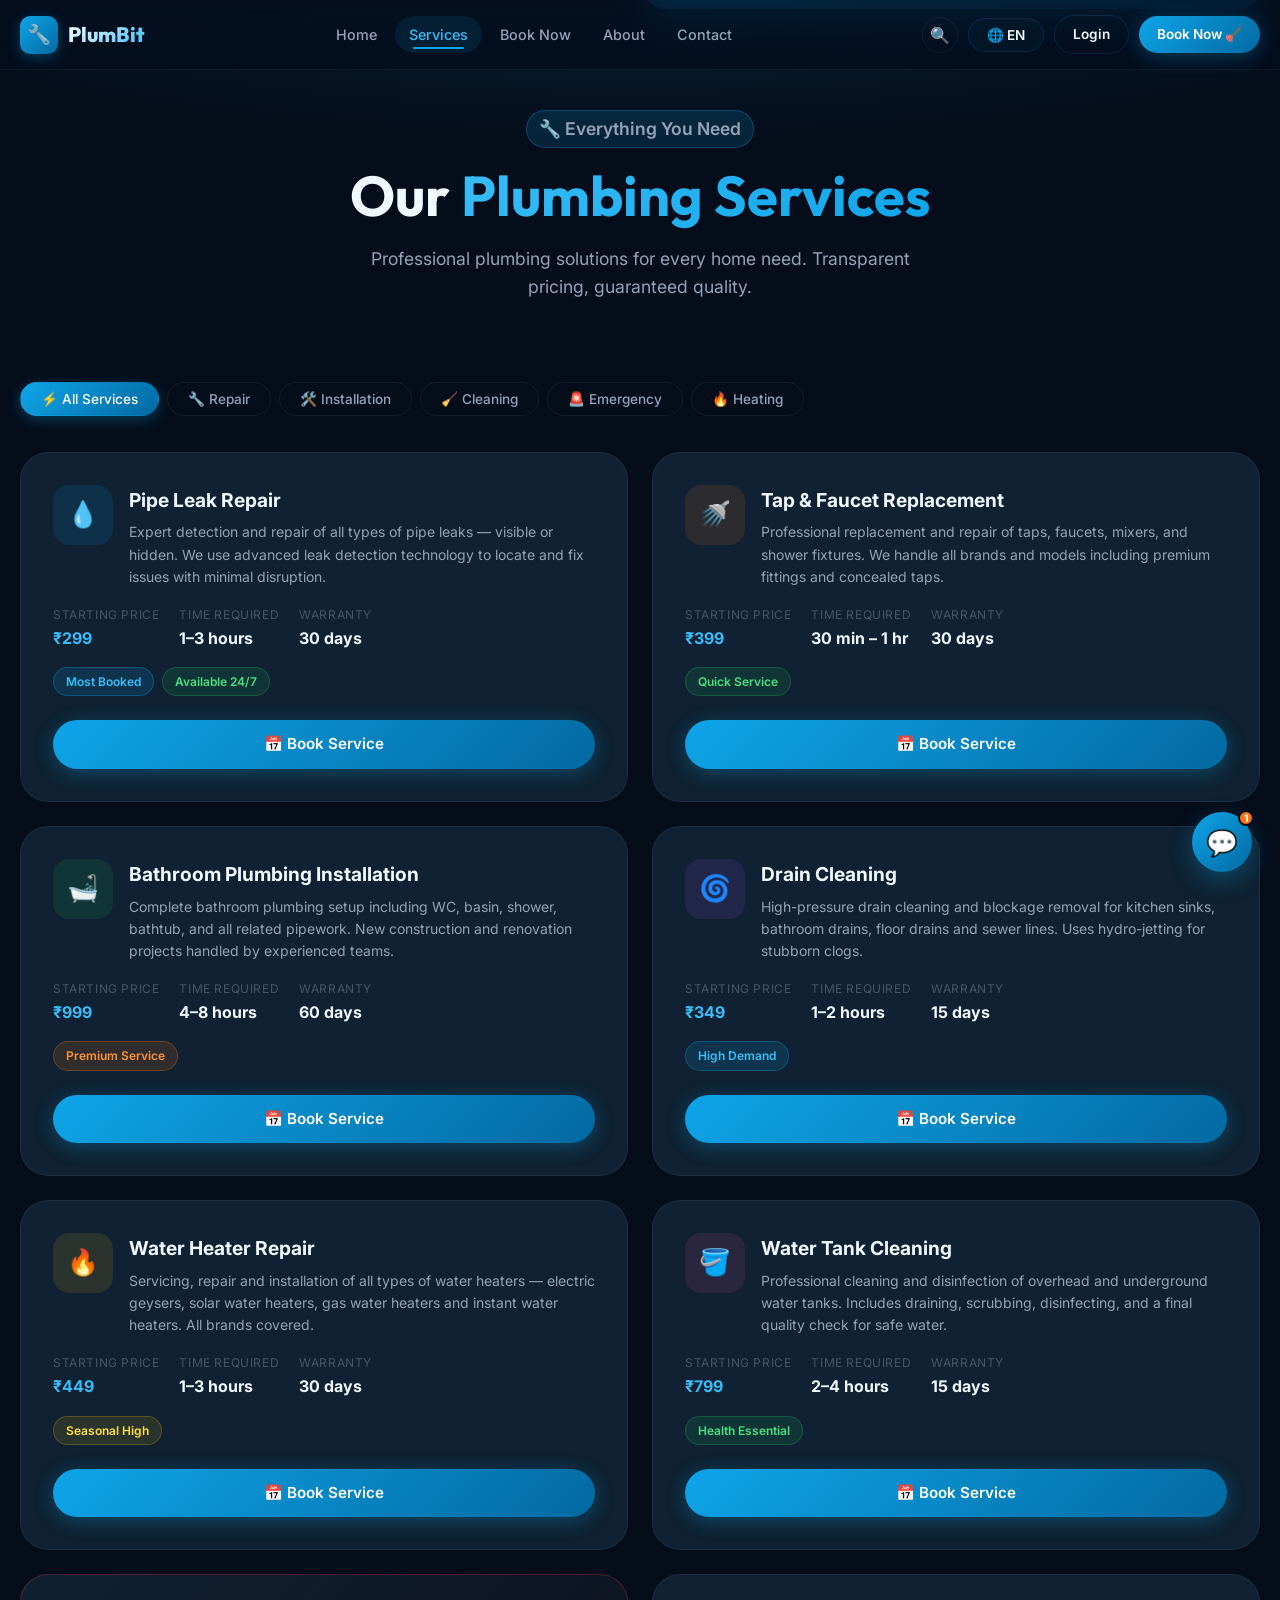
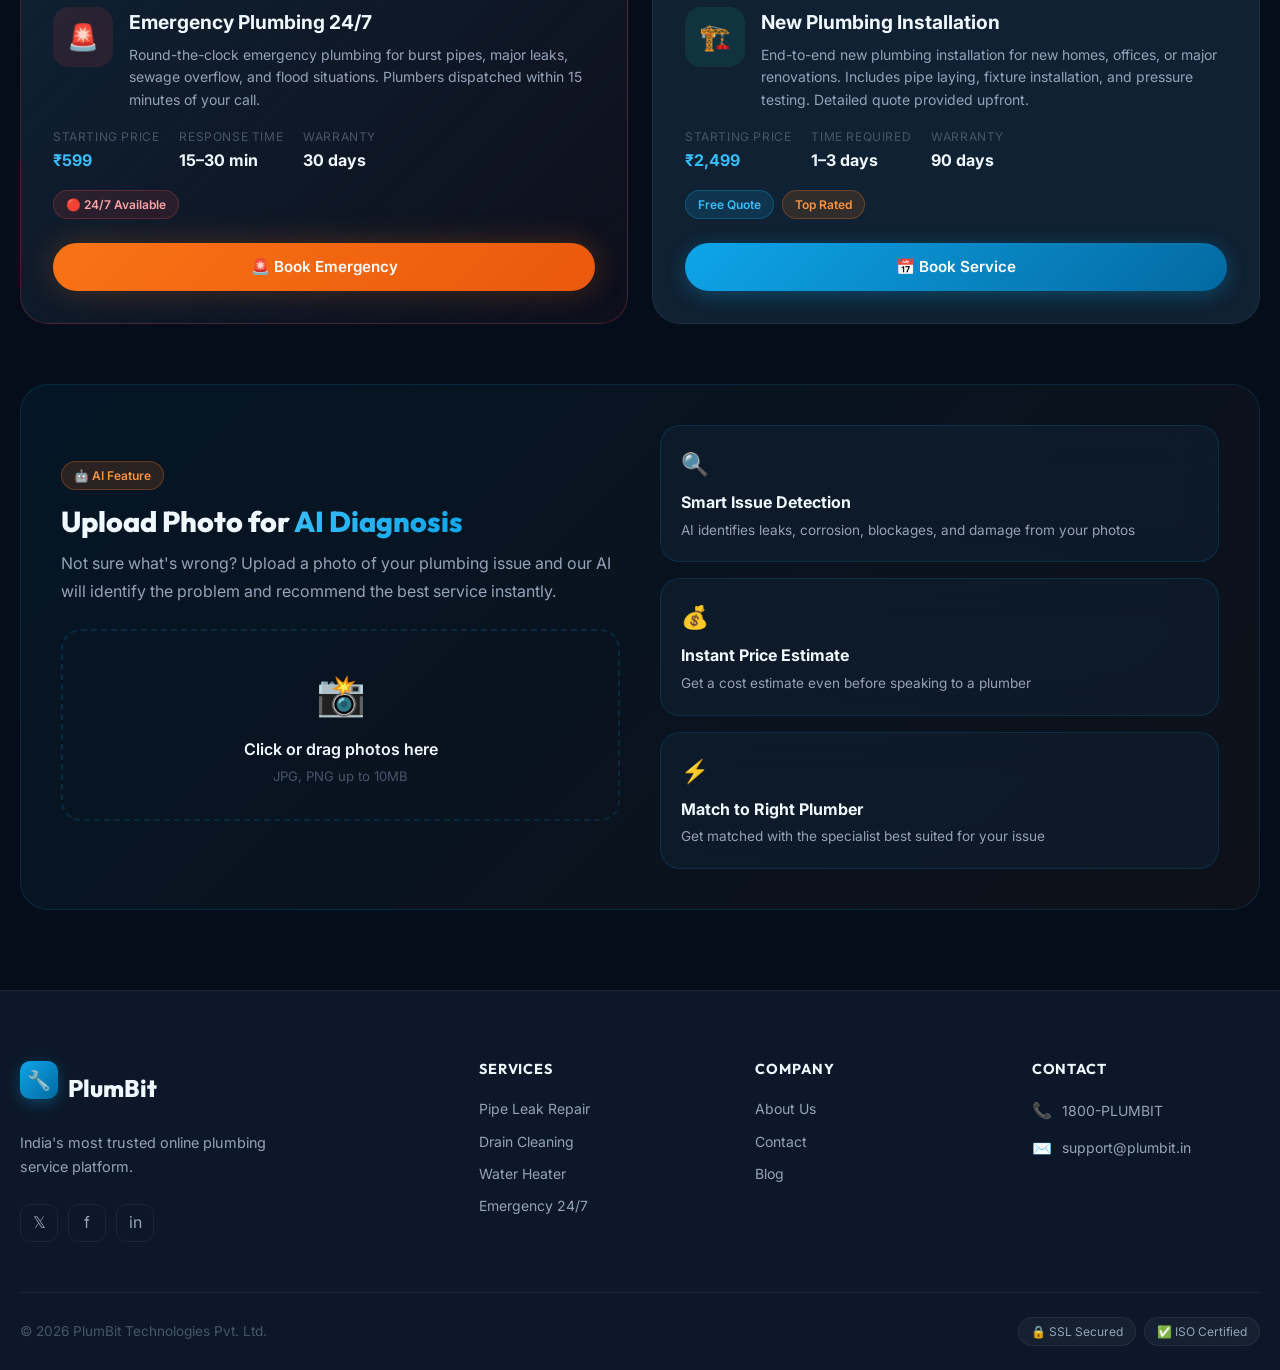
<file: plumbing-app/services.html>
<!DOCTYPE html>
<html lang="en">

<head>
    <meta charset="UTF-8">
    <meta name="viewport" content="width=device-width, initial-scale=1.0">
    <meta name="description"
        content="Explore all plumbing services offered by PlumBit — pipe repair, drain cleaning, water heater, emergency plumbing and more.">
    <title>Services — PlumBit</title>
    <link rel="icon"
        href="data:image/svg+xml,<svg xmlns='http://www.w3.org/2000/svg' viewBox='0 0 100 100'><text y='.9em' font-size='90'>🔧</text></svg>">
    <link rel="stylesheet" href="styles/main.css">
    <link rel="stylesheet" href="styles/navbar.css">
    <link rel="stylesheet" href="styles/footer.css">
    <link rel="stylesheet" href="styles/pages.css">
</head>

<body>
    <!-- NAVBAR -->
    <nav class="navbar" id="navbar">
        <div class="navbar-inner">
            <div class="container navbar-container">
                <a href="index.html" class="navbar-brand">
                    <div class="brand-icon">🔧</div><span class="brand-name">PlumBit</span>
                </a>
                <nav class="nav-links">
                    <a href="index.html" class="nav-link">Home</a>
                    <a href="services.html" class="nav-link active">Services</a>
                    <a href="booking.html" class="nav-link">Book Now</a>
                    <a href="about.html" class="nav-link">About</a>
                    <a href="contact.html" class="nav-link">Contact</a>
                </nav>
                <div class="nav-right">
                    <button class="nav-search-btn" id="searchBtn">🔍</button>
                    <button id="langToggle" class="btn btn-glass btn-sm hide-mobile">🌐 EN</button>
                    <a href="login.html" class="btn btn-outline btn-sm hide-mobile">Login</a>
                    <a href="booking.html" class="btn btn-primary btn-sm hide-mobile">Book Now 🪠</a>
                    <div class="hamburger" id="hamburger"><span></span><span></span><span></span></div>
                </div>
            </div>
        </div>
    </nav>
    <div class="mobile-menu" id="mobileMenu">
        <a href="index.html" class="mobile-nav-link">🏠 Home</a>
        <a href="services.html" class="mobile-nav-link active">🔧 Services</a>
        <a href="booking.html" class="mobile-nav-link">📅 Book Now</a>
        <a href="about.html" class="mobile-nav-link">ℹ️ About</a>
        <a href="contact.html" class="mobile-nav-link">📞 Contact</a>
        <div class="mobile-divider"></div>
        <div class="mobile-auth"><a href="login.html" class="btn btn-outline btn-sm">Login</a><a href="booking.html"
                class="btn btn-primary btn-sm">Book Now</a></div>
    </div>
    <div class="search-overlay" id="searchOverlay">
        <button class="search-close" id="searchClose">✕</button>
        <div class="search-box"><input type="search" class="search-input-big" id="searchInputBig"
                placeholder="Search plumbing services..."><span class="search-icon-big">🔍</span>
            <div class="search-suggestions" id="searchSuggestions"></div>
        </div>
    </div>

    <!-- HERO -->
    <div class="page-hero" style="padding-top:110px">
        <div class="container">
            <p class="badge badge-primary" style="margin:0 auto 14px;display:inline-flex;">🔧 Everything You Need</p>
            <h1>Our <span class="gradient-text">Plumbing Services</span></h1>
            <p>Professional plumbing solutions for every home need. Transparent pricing, guaranteed quality.</p>
        </div>
    </div>

    <section class="section" style="padding-top:20px">
        <div class="container">
            <!-- Filter Bar -->
            <div class="services-filter-bar animate-on-scroll">
                <button class="filter-btn active" data-filter="all">⚡ All Services</button>
                <button class="filter-btn" data-filter="repair">🔧 Repair</button>
                <button class="filter-btn" data-filter="install">🛠️ Installation</button>
                <button class="filter-btn" data-filter="cleaning">🧹 Cleaning</button>
                <button class="filter-btn" data-filter="emergency">🚨 Emergency</button>
                <button class="filter-btn" data-filter="heating">🔥 Heating</button>
            </div>

            <!-- Services Grid -->
            <div class="services-detail-grid animate-on-scroll">

                <div class="service-detail-card" data-category="repair">
                    <div class="service-detail-header">
                        <div class="service-detail-icon" style="background:rgba(14,165,233,0.12)">💧</div>
                        <div>
                            <div class="service-detail-title">Pipe Leak Repair</div>
                            <div class="service-detail-desc">Expert detection and repair of all types of pipe leaks —
                                visible or hidden. We use advanced leak detection technology to locate and fix issues
                                with minimal disruption.</div>
                        </div>
                    </div>
                    <div class="service-meta-row">
                        <div class="service-meta-item">
                            <div class="service-meta-label">Starting Price</div>
                            <div class="service-meta-value price">₹299</div>
                        </div>
                        <div class="service-meta-item">
                            <div class="service-meta-label">Time Required</div>
                            <div class="service-meta-value">1–3 hours</div>
                        </div>
                        <div class="service-meta-item">
                            <div class="service-meta-label">Warranty</div>
                            <div class="service-meta-value">30 days</div>
                        </div>
                    </div>
                    <div style="display:flex;gap:8px;flex-wrap:wrap">
                        <span class="badge badge-primary">Most Booked</span>
                        <span class="badge badge-success">Available 24/7</span>
                    </div>
                    <a href="booking.html" class="btn btn-primary"
                        style="width:100%;justify-content:center;margin-top:8px">📅 Book Service</a>
                </div>

                <div class="service-detail-card" data-category="repair">
                    <div class="service-detail-header">
                        <div class="service-detail-icon" style="background:rgba(249,115,22,0.12)">🚿</div>
                        <div>
                            <div class="service-detail-title">Tap & Faucet Replacement</div>
                            <div class="service-detail-desc">Professional replacement and repair of taps, faucets,
                                mixers, and shower fixtures. We handle all brands and models including premium fittings
                                and concealed taps.</div>
                        </div>
                    </div>
                    <div class="service-meta-row">
                        <div class="service-meta-item">
                            <div class="service-meta-label">Starting Price</div>
                            <div class="service-meta-value price">₹399</div>
                        </div>
                        <div class="service-meta-item">
                            <div class="service-meta-label">Time Required</div>
                            <div class="service-meta-value">30 min – 1 hr</div>
                        </div>
                        <div class="service-meta-item">
                            <div class="service-meta-label">Warranty</div>
                            <div class="service-meta-value">30 days</div>
                        </div>
                    </div>
                    <div style="display:flex;gap:8px;flex-wrap:wrap"><span class="badge badge-success">Quick
                            Service</span></div>
                    <a href="booking.html" class="btn btn-primary"
                        style="width:100%;justify-content:center;margin-top:8px">📅 Book Service</a>
                </div>

                <div class="service-detail-card" data-category="install">
                    <div class="service-detail-header">
                        <div class="service-detail-icon" style="background:rgba(34,197,94,0.12)">🛁</div>
                        <div>
                            <div class="service-detail-title">Bathroom Plumbing Installation</div>
                            <div class="service-detail-desc">Complete bathroom plumbing setup including WC, basin,
                                shower, bathtub, and all related pipework. New construction and renovation projects
                                handled by experienced teams.</div>
                        </div>
                    </div>
                    <div class="service-meta-row">
                        <div class="service-meta-item">
                            <div class="service-meta-label">Starting Price</div>
                            <div class="service-meta-value price">₹999</div>
                        </div>
                        <div class="service-meta-item">
                            <div class="service-meta-label">Time Required</div>
                            <div class="service-meta-value">4–8 hours</div>
                        </div>
                        <div class="service-meta-item">
                            <div class="service-meta-label">Warranty</div>
                            <div class="service-meta-value">60 days</div>
                        </div>
                    </div>
                    <div style="display:flex;gap:8px;flex-wrap:wrap"><span class="badge badge-accent">Premium
                            Service</span></div>
                    <a href="booking.html" class="btn btn-primary"
                        style="width:100%;justify-content:center;margin-top:8px">📅 Book Service</a>
                </div>

                <div class="service-detail-card" data-category="cleaning">
                    <div class="service-detail-header">
                        <div class="service-detail-icon" style="background:rgba(168,85,247,0.12)">🌀</div>
                        <div>
                            <div class="service-detail-title">Drain Cleaning</div>
                            <div class="service-detail-desc">High-pressure drain cleaning and blockage removal for
                                kitchen sinks, bathroom drains, floor drains and sewer lines. Uses hydro-jetting for
                                stubborn clogs.</div>
                        </div>
                    </div>
                    <div class="service-meta-row">
                        <div class="service-meta-item">
                            <div class="service-meta-label">Starting Price</div>
                            <div class="service-meta-value price">₹349</div>
                        </div>
                        <div class="service-meta-item">
                            <div class="service-meta-label">Time Required</div>
                            <div class="service-meta-value">1–2 hours</div>
                        </div>
                        <div class="service-meta-item">
                            <div class="service-meta-label">Warranty</div>
                            <div class="service-meta-value">15 days</div>
                        </div>
                    </div>
                    <div style="display:flex;gap:8px;flex-wrap:wrap"><span class="badge badge-primary">High
                            Demand</span></div>
                    <a href="booking.html" class="btn btn-primary"
                        style="width:100%;justify-content:center;margin-top:8px">📅 Book Service</a>
                </div>

                <div class="service-detail-card" data-category="heating">
                    <div class="service-detail-header">
                        <div class="service-detail-icon" style="background:rgba(234,179,8,0.12)">🔥</div>
                        <div>
                            <div class="service-detail-title">Water Heater Repair</div>
                            <div class="service-detail-desc">Servicing, repair and installation of all types of water
                                heaters — electric geysers, solar water heaters, gas water heaters and instant water
                                heaters. All brands covered.</div>
                        </div>
                    </div>
                    <div class="service-meta-row">
                        <div class="service-meta-item">
                            <div class="service-meta-label">Starting Price</div>
                            <div class="service-meta-value price">₹449</div>
                        </div>
                        <div class="service-meta-item">
                            <div class="service-meta-label">Time Required</div>
                            <div class="service-meta-value">1–3 hours</div>
                        </div>
                        <div class="service-meta-item">
                            <div class="service-meta-label">Warranty</div>
                            <div class="service-meta-value">30 days</div>
                        </div>
                    </div>
                    <div style="display:flex;gap:8px;flex-wrap:wrap"><span class="badge badge-warning">Seasonal
                            High</span></div>
                    <a href="booking.html" class="btn btn-primary"
                        style="width:100%;justify-content:center;margin-top:8px">📅 Book Service</a>
                </div>

                <div class="service-detail-card" data-category="cleaning">
                    <div class="service-detail-header">
                        <div class="service-detail-icon" style="background:rgba(236,72,153,0.12)">🪣</div>
                        <div>
                            <div class="service-detail-title">Water Tank Cleaning</div>
                            <div class="service-detail-desc">Professional cleaning and disinfection of overhead and
                                underground water tanks. Includes draining, scrubbing, disinfecting, and a final quality
                                check for safe water.</div>
                        </div>
                    </div>
                    <div class="service-meta-row">
                        <div class="service-meta-item">
                            <div class="service-meta-label">Starting Price</div>
                            <div class="service-meta-value price">₹799</div>
                        </div>
                        <div class="service-meta-item">
                            <div class="service-meta-label">Time Required</div>
                            <div class="service-meta-value">2–4 hours</div>
                        </div>
                        <div class="service-meta-item">
                            <div class="service-meta-label">Warranty</div>
                            <div class="service-meta-value">15 days</div>
                        </div>
                    </div>
                    <div style="display:flex;gap:8px;flex-wrap:wrap"><span class="badge badge-success">Health
                            Essential</span></div>
                    <a href="booking.html" class="btn btn-primary"
                        style="width:100%;justify-content:center;margin-top:8px">📅 Book Service</a>
                </div>

                <div class="service-detail-card" data-category="emergency"
                    style="border-color:rgba(239,68,68,0.25);background:linear-gradient(135deg,var(--bg-card),rgba(239,68,68,0.04))">
                    <div class="service-detail-header">
                        <div class="service-detail-icon" style="background:rgba(239,68,68,0.12)">🚨</div>
                        <div>
                            <div class="service-detail-title">Emergency Plumbing 24/7</div>
                            <div class="service-detail-desc">Round-the-clock emergency plumbing for burst pipes, major
                                leaks, sewage overflow, and flood situations. Plumbers dispatched within 15 minutes of
                                your call.</div>
                        </div>
                    </div>
                    <div class="service-meta-row">
                        <div class="service-meta-item">
                            <div class="service-meta-label">Starting Price</div>
                            <div class="service-meta-value price">₹599</div>
                        </div>
                        <div class="service-meta-item">
                            <div class="service-meta-label">Response Time</div>
                            <div class="service-meta-value">15–30 min</div>
                        </div>
                        <div class="service-meta-item">
                            <div class="service-meta-label">Warranty</div>
                            <div class="service-meta-value">30 days</div>
                        </div>
                    </div>
                    <div style="display:flex;gap:8px;flex-wrap:wrap"><span class="badge badge-danger">🔴 24/7
                            Available</span></div>
                    <a href="booking.html" class="btn btn-accent"
                        style="width:100%;justify-content:center;margin-top:8px">🚨 Book Emergency</a>
                </div>

                <div class="service-detail-card" data-category="install">
                    <div class="service-detail-header">
                        <div class="service-detail-icon" style="background:rgba(20,184,166,0.12)">🏗️</div>
                        <div>
                            <div class="service-detail-title">New Plumbing Installation</div>
                            <div class="service-detail-desc">End-to-end new plumbing installation for new homes,
                                offices, or major renovations. Includes pipe laying, fixture installation, and pressure
                                testing. Detailed quote provided upfront.</div>
                        </div>
                    </div>
                    <div class="service-meta-row">
                        <div class="service-meta-item">
                            <div class="service-meta-label">Starting Price</div>
                            <div class="service-meta-value price">₹2,499</div>
                        </div>
                        <div class="service-meta-item">
                            <div class="service-meta-label">Time Required</div>
                            <div class="service-meta-value">1–3 days</div>
                        </div>
                        <div class="service-meta-item">
                            <div class="service-meta-label">Warranty</div>
                            <div class="service-meta-value">90 days</div>
                        </div>
                    </div>
                    <div style="display:flex;gap:8px;flex-wrap:wrap"><span class="badge badge-primary">Free
                            Quote</span><span class="badge badge-accent">Top Rated</span></div>
                    <a href="booking.html" class="btn btn-primary"
                        style="width:100%;justify-content:center;margin-top:8px">📅 Book Service</a>
                </div>
            </div>

            <!-- Photo Diagnosis Feature -->
            <div class="animate-on-scroll"
                style="margin-top:60px;background:linear-gradient(135deg,rgba(14,165,233,0.06),rgba(249,115,22,0.04));border:1px solid var(--border-glass);border-radius:var(--radius-xl);padding:40px">
                <div style="display:grid;grid-template-columns:1fr 1fr;gap:40px;align-items:center">
                    <div>
                        <p class="badge badge-accent" style="margin-bottom:14px;display:inline-flex">🤖 AI Feature</p>
                        <h2 style="font-size:1.8rem;font-weight:800;margin-bottom:12px">Upload Photo for <span
                                class="gradient-text">AI Diagnosis</span></h2>
                        <p style="color:var(--text-secondary);margin-bottom:24px;line-height:1.7">Not sure what's wrong?
                            Upload a photo of your plumbing issue and our AI will identify the problem and recommend the
                            best service instantly.</p>
                        <div id="photoUploadArea"
                            style="border:2px dashed var(--border-glass);border-radius:var(--radius-lg);padding:32px;text-align:center;cursor:pointer;transition:var(--transition)"
                            onmouseover="this.style.borderColor='var(--primary)'"
                            onmouseout="this.style.borderColor='var(--border-glass)'">
                            <div style="font-size:2.5rem;margin-bottom:10px">📸</div>
                            <div style="font-weight:600;margin-bottom:4px">Click or drag photos here</div>
                            <div style="font-size:0.82rem;color:var(--text-muted)">JPG, PNG up to 10MB</div>
                            <input type="file" id="photoInput" accept="image/*" multiple style="display:none">
                        </div>
                        <div id="photoPreview" style="display:flex;flex-wrap:wrap;gap:8px;margin-top:12px"></div>
                    </div>
                    <div style="display:flex;flex-direction:column;gap:16px">
                        <div class="card-glass" style="padding:20px">
                            <div style="font-size:1.4rem;margin-bottom:8px">🔍</div>
                            <div style="font-weight:700;margin-bottom:4px">Smart Issue Detection</div>
                            <div style="font-size:0.85rem;color:var(--text-secondary)">AI identifies leaks, corrosion,
                                blockages, and damage from your photos</div>
                        </div>
                        <div class="card-glass" style="padding:20px">
                            <div style="font-size:1.4rem;margin-bottom:8px">💰</div>
                            <div style="font-weight:700;margin-bottom:4px">Instant Price Estimate</div>
                            <div style="font-size:0.85rem;color:var(--text-secondary)">Get a cost estimate even before
                                speaking to a plumber</div>
                        </div>
                        <div class="card-glass" style="padding:20px">
                            <div style="font-size:1.4rem;margin-bottom:8px">⚡</div>
                            <div style="font-weight:700;margin-bottom:4px">Match to Right Plumber</div>
                            <div style="font-size:0.85rem;color:var(--text-secondary)">Get matched with the specialist
                                best suited for your issue</div>
                        </div>
                    </div>
                </div>
            </div>
        </div>
    </section>

    <!-- FOOTER -->
    <footer class="footer">
        <div class="footer-main">
            <div class="container">
                <div class="footer-grid">
                    <div class="footer-brand">
                        <div style="display:flex;align-items:center;gap:10px;margin-bottom:16px">
                            <div class="brand-icon">🔧</div><span
                                style="font-family:'Outfit',sans-serif;font-size:1.5rem;font-weight:800;color:var(--text-primary)">PlumBit</span>
                        </div>
                        <p>India's most trusted online plumbing service platform.</p>
                        <div class="social-links"><a href="#" class="social-link">𝕏</a><a href="#"
                                class="social-link">f</a><a href="#" class="social-link">in</a></div>
                    </div>
                    <div class="footer-col">
                        <h4>Services</h4>
                        <div class="footer-links"><a href="services.html" class="footer-link">Pipe Leak Repair</a><a
                                href="services.html" class="footer-link">Drain Cleaning</a><a href="services.html"
                                class="footer-link">Water Heater</a><a href="services.html"
                                class="footer-link">Emergency 24/7</a></div>
                    </div>
                    <div class="footer-col">
                        <h4>Company</h4>
                        <div class="footer-links"><a href="about.html" class="footer-link">About Us</a><a
                                href="contact.html" class="footer-link">Contact</a><a href="#"
                                class="footer-link">Blog</a></div>
                    </div>
                    <div class="footer-col">
                        <h4>Contact</h4>
                        <div class="footer-contact-item"><span class="footer-contact-icon">📞</span>1800-PLUMBIT</div>
                        <div class="footer-contact-item"><span class="footer-contact-icon">✉️</span>support@plumbit.in
                        </div>
                    </div>
                </div>
            </div>
        </div>
        <div class="container">
            <div class="footer-bottom">
                <p>© 2026 PlumBit Technologies Pvt. Ltd.</p>
                <div class="footer-badges"><span class="footer-badge">🔒 SSL Secured</span><span class="footer-badge">✅
                        ISO Certified</span></div>
            </div>
        </div>
    </footer>

    <!-- CHATBOT -->
    <div class="chatbot-bubble">
        <button class="chatbot-btn" id="chatbotBtn">💬<span class="chatbot-notif">1</span></button>
        <div class="chatbot-window" id="chatbotWindow">
            <div class="chatbot-header">
                <div class="chatbot-av">🤖</div>
                <div>
                    <div class="chatbot-name">PlumBot AI</div>
                    <div class="chatbot-status"><span class="status-dot status-online"></span>Online</div>
                </div>
                <button class="chatbot-close" id="chatbotClose">✕</button>
            </div>
            <div class="chatbot-messages" id="chatbotMessages">
                <div class="chat-msg bot">Which service do you need? I can help you choose! <div class="quick-replies">
                        <span class="quick-reply">pipe</span><span class="quick-reply">drain</span><span
                            class="quick-reply">emergency</span><span class="quick-reply">price</span></div>
                </div>
            </div>
            <div class="chatbot-input-row">
                <input type="text" class="chatbot-input" id="chatbotInput" placeholder="Type a message...">
                <button class="chatbot-send" id="chatbotSend">→</button>
            </div>
        </div>
    </div>
    <script src="js/main.js"></script>
</body>

</html>
</file>
<file: plumbing-app/styles/main.css>
/* ======================================================
   PLUMBIT — GLOBAL DESIGN SYSTEM
   ====================================================== */

@import url('https://fonts.googleapis.com/css2?family=Inter:wght@300;400;500;600;700&family=Outfit:wght@400;500;600;700;800;900&display=swap');

/* ── CSS CUSTOM PROPERTIES ── */
:root {
  --primary: #0EA5E9;
  --primary-dark: #0369A1;
  --primary-light: #38BDF8;
  --primary-glow: rgba(14, 165, 233, 0.3);
  --accent: #F97316;
  --accent-dark: #EA580C;
  --accent-light: #FB923C;
  --success: #22C55E;
  --warning: #EAB308;
  --danger: #EF4444;

  --bg-base: #050D1A;
  --bg-dark: #0C1829;
  --bg-card: #0F2132;
  --bg-card-hover: #162B40;
  --bg-glass: rgba(14, 165, 233, 0.05);
  --bg-glass-hover: rgba(14, 165, 233, 0.1);
  --border-glass: rgba(14, 165, 233, 0.15);
  --border-subtle: rgba(255, 255, 255, 0.06);

  --text-primary: #F0F9FF;
  --text-secondary: #94A3B8;
  --text-muted: #475569;

  --radius-sm: 8px;
  --radius-md: 14px;
  --radius-lg: 20px;
  --radius-xl: 28px;
  --radius-full: 9999px;

  --shadow-sm: 0 2px 12px rgba(0, 0, 0, 0.3);
  --shadow-md: 0 8px 32px rgba(0, 0, 0, 0.4);
  --shadow-lg: 0 20px 60px rgba(0, 0, 0, 0.5);
  --shadow-glow: 0 0 30px rgba(14, 165, 233, 0.2);
  --shadow-accent: 0 0 30px rgba(249, 115, 22, 0.25);

  --transition: all 0.25s cubic-bezier(0.4, 0, 0.2, 1);
  --transition-slow: all 0.4s cubic-bezier(0.4, 0, 0.2, 1);

  --nav-height: 70px;
  --max-width: 1280px;
}

/* ── RESET & BASE ── */
*, *::before, *::after { box-sizing: border-box; margin: 0; padding: 0; }

html { scroll-behavior: smooth; font-size: 16px; }

body {
  font-family: 'Inter', sans-serif;
  background: var(--bg-base);
  color: var(--text-primary);
  line-height: 1.6;
  overflow-x: hidden;
  min-height: 100vh;
}

h1, h2, h3, h4, h5, h6 {
  font-family: 'Outfit', sans-serif;
  font-weight: 700;
  line-height: 1.2;
}

a { text-decoration: none; color: inherit; }
img { max-width: 100%; display: block; }
input, select, textarea, button { font-family: inherit; }
ul, ol { list-style: none; }
button { cursor: pointer; border: none; background: none; }

/* ── SCROLLBAR ── */
::-webkit-scrollbar { width: 6px; }
::-webkit-scrollbar-track { background: var(--bg-dark); }
::-webkit-scrollbar-thumb { background: var(--primary-dark); border-radius: 3px; }

/* ── UTILITY CLASSES ── */
.container { width: 100%; max-width: var(--max-width); margin: 0 auto; padding: 0 20px; }

.section { padding: 80px 0; }
.section-sm { padding: 48px 0; }

.section-title {
  font-size: clamp(1.8rem, 3.5vw, 2.8rem);
  font-weight: 800;
  margin-bottom: 12px;
}

.section-subtitle {
  font-size: 1.05rem;
  color: var(--text-secondary);
  max-width: 580px;
  margin-bottom: 48px;
}

.gradient-text {
  background: linear-gradient(135deg, var(--primary-light), var(--primary));
  -webkit-background-clip: text;
  -webkit-text-fill-color: transparent;
  background-clip: text;
}

.gradient-text-accent {
  background: linear-gradient(135deg, var(--accent-light), var(--accent));
  -webkit-background-clip: text;
  -webkit-text-fill-color: transparent;
  background-clip: text;
}

/* ── BUTTONS ── */
.btn {
  display: inline-flex;
  align-items: center;
  gap: 8px;
  padding: 12px 26px;
  border-radius: var(--radius-full);
  font-weight: 600;
  font-size: 0.95rem;
  transition: var(--transition);
  white-space: nowrap;
  border: none;
  cursor: pointer;
}

.btn-primary {
  background: linear-gradient(135deg, var(--primary), var(--primary-dark));
  color: white;
  box-shadow: 0 4px 20px var(--primary-glow);
}
.btn-primary:hover {
  transform: translateY(-2px);
  box-shadow: 0 8px 30px var(--primary-glow);
  filter: brightness(1.1);
}

.btn-accent {
  background: linear-gradient(135deg, var(--accent), var(--accent-dark));
  color: white;
  box-shadow: var(--shadow-accent);
}
.btn-accent:hover {
  transform: translateY(-2px);
  box-shadow: 0 8px 30px rgba(249, 115, 22, 0.4);
  filter: brightness(1.1);
}

.btn-outline {
  background: transparent;
  border: 1.5px solid var(--border-glass);
  color: var(--text-primary);
}
.btn-outline:hover {
  border-color: var(--primary);
  color: var(--primary);
  background: var(--bg-glass);
  transform: translateY(-1px);
}

.btn-glass {
  background: var(--bg-glass);
  backdrop-filter: blur(12px);
  border: 1px solid var(--border-glass);
  color: var(--text-primary);
}
.btn-glass:hover {
  background: var(--bg-glass-hover);
  border-color: var(--primary);
  transform: translateY(-1px);
}

.btn-sm { padding: 8px 18px; font-size: 0.85rem; }
.btn-lg { padding: 16px 36px; font-size: 1.05rem; }

/* ── CARD ── */
.card {
  background: var(--bg-card);
  border: 1px solid var(--border-subtle);
  border-radius: var(--radius-lg);
  padding: 28px;
  transition: var(--transition);
  position: relative;
  overflow: hidden;
}
.card::before {
  content: '';
  position: absolute;
  inset: 0;
  background: linear-gradient(135deg, var(--bg-glass), transparent);
  opacity: 0;
  transition: var(--transition);
}
.card:hover {
  border-color: var(--border-glass);
  transform: translateY(-4px);
  box-shadow: var(--shadow-glow);
}
.card:hover::before { opacity: 1; }

.card-glass {
  background: rgba(15, 33, 50, 0.6);
  backdrop-filter: blur(20px);
  border: 1px solid var(--border-glass);
  border-radius: var(--radius-lg);
  padding: 28px;
}

/* ── BADGE ── */
.badge {
  display: inline-flex;
  align-items: center;
  gap: 5px;
  padding: 4px 12px;
  border-radius: var(--radius-full);
  font-size: 0.75rem;
  font-weight: 600;
}
.badge-primary { background: rgba(14,165,233,0.15); color: var(--primary-light); border: 1px solid rgba(14,165,233,0.3); }
.badge-accent  { background: rgba(249,115,22,0.15); color: var(--accent-light); border: 1px solid rgba(249,115,22,0.3); }
.badge-success { background: rgba(34,197,94,0.12); color: #4ADE80; border: 1px solid rgba(34,197,94,0.25); }
.badge-warning { background: rgba(234,179,8,0.12); color: #FDE047; border: 1px solid rgba(234,179,8,0.25); }
.badge-danger  { background: rgba(239,68,68,0.12); color: #FCA5A5; border: 1px solid rgba(239,68,68,0.25); }

/* ── FORM ELEMENTS ── */
.form-group { display: flex; flex-direction: column; gap: 6px; }
.form-label { font-size: 0.875rem; font-weight: 500; color: var(--text-secondary); }
.form-input {
  width: 100%;
  padding: 12px 16px;
  background: rgba(255,255,255,0.04);
  border: 1px solid var(--border-subtle);
  border-radius: var(--radius-md);
  color: var(--text-primary);
  font-size: 0.95rem;
  transition: var(--transition);
  outline: none;
}
.form-input::placeholder { color: var(--text-muted); }
.form-input:focus {
  border-color: var(--primary);
  background: rgba(14,165,233,0.05);
  box-shadow: 0 0 0 3px var(--primary-glow);
}
.form-input:hover:not(:focus) { border-color: rgba(255,255,255,0.15); }

select.form-input { appearance: none; cursor: pointer; }
textarea.form-input { resize: vertical; min-height: 120px; }

/* ── STARS ── */
.stars { display: flex; gap: 2px; color: var(--warning); font-size: 0.9rem; }
.star-fill { color: #FBBF24; }
.star-empty { color: var(--text-muted); }

/* ── AVATAR ── */
.avatar {
  width: 44px; height: 44px;
  border-radius: 50%;
  background: linear-gradient(135deg, var(--primary), var(--primary-dark));
  display: flex; align-items: center; justify-content: center;
  font-weight: 700; font-size: 1rem; color: white;
  flex-shrink: 0;
}
.avatar-lg { width: 64px; height: 64px; font-size: 1.4rem; }

/* ── DIVIDER ── */
.divider { height: 1px; background: var(--border-subtle); margin: 24px 0; }
.divider-text {
  display: flex; align-items: center; gap: 12px;
  color: var(--text-muted); font-size: 0.85rem;
}
.divider-text::before, .divider-text::after {
  content: ''; flex: 1; height: 1px; background: var(--border-subtle);
}

/* ── STATUS DOT ── */
.status-dot { width: 8px; height: 8px; border-radius: 50%; display: inline-block; }
.status-online { background: var(--success); box-shadow: 0 0 6px var(--success); }
.status-offline { background: var(--text-muted); }
.status-busy { background: var(--warning); box-shadow: 0 0 6px var(--warning); }

/* ── LOADING ANIMATION ── */
@keyframes pulse-dot {
  0%, 80%, 100% { transform: scale(0); opacity: 0.5; }
  40% { transform: scale(1); opacity: 1; }
}
@keyframes fadeInUp {
  from { opacity: 0; transform: translateY(24px); }
  to { opacity: 1; transform: translateY(0); }
}
@keyframes fadeIn {
  from { opacity: 0; }
  to { opacity: 1; }
}
@keyframes float {
  0%, 100% { transform: translateY(0); }
  50% { transform: translateY(-10px); }
}
@keyframes shimmer {
  0% { background-position: -200% 0; }
  100% { background-position: 200% 0; }
}
@keyframes spin {
  to { transform: rotate(360deg); }
}
@keyframes slideInRight {
  from { opacity: 0; transform: translateX(20px); }
  to { opacity: 1; transform: translateX(0); }
}

.animate-fadeInUp { animation: fadeInUp 0.6s ease forwards; }
.animate-fadeIn { animation: fadeIn 0.4s ease forwards; }

/* ── GRID UTILITIES ── */
.grid-2 { display: grid; grid-template-columns: repeat(2, 1fr); gap: 24px; }
.grid-3 { display: grid; grid-template-columns: repeat(3, 1fr); gap: 24px; }
.grid-4 { display: grid; grid-template-columns: repeat(4, 1fr); gap: 24px; }

.flex { display: flex; }
.flex-center { display: flex; align-items: center; justify-content: center; }
.flex-between { display: flex; align-items: center; justify-content: space-between; }
.flex-col { display: flex; flex-direction: column; }
.gap-8 { gap: 8px; }
.gap-12 { gap: 12px; }
.gap-16 { gap: 16px; }
.gap-24 { gap: 24px; }

.text-center { text-align: center; }
.mt-auto { margin-top: auto; }

/* ── STAT CARD ── */
.stat-card {
  background: var(--bg-card);
  border: 1px solid var(--border-subtle);
  border-radius: var(--radius-lg);
  padding: 24px;
  text-align: center;
  transition: var(--transition);
}
.stat-card:hover { border-color: var(--primary); transform: translateY(-2px); box-shadow: var(--shadow-glow); }
.stat-value {
  font-size: 2rem;
  font-weight: 800;
  font-family: 'Outfit', sans-serif;
  background: linear-gradient(135deg, var(--primary-light), var(--primary));
  -webkit-background-clip: text;
  -webkit-text-fill-color: transparent;
  background-clip: text;
}
.stat-label { font-size: 0.85rem; color: var(--text-secondary); margin-top: 4px; }

/* ── GLOW LINE ── */
.glow-line {
  height: 2px;
  background: linear-gradient(90deg, transparent, var(--primary), var(--accent), transparent);
  border: none;
  margin: 60px 0;
}

/* ── TAB SYSTEM ── */
.tabs { display: flex; gap: 4px; background: rgba(255,255,255,0.04); border-radius: var(--radius-md); padding: 4px; }
.tab-btn {
  flex: 1;
  padding: 10px 16px;
  border-radius: calc(var(--radius-md) - 2px);
  font-size: 0.9rem;
  font-weight: 500;
  color: var(--text-secondary);
  cursor: pointer;
  transition: var(--transition);
  border: none;
  background: none;
  white-space: nowrap;
}
.tab-btn:hover { color: var(--text-primary); background: rgba(255,255,255,0.05); }
.tab-btn.active { background: var(--primary); color: white; font-weight: 600; box-shadow: 0 2px 12px var(--primary-glow); }
.tab-content { display: none; }
.tab-content.active { display: block; animation: fadeIn 0.3s ease; }

/* ── STEP INDICATOR ── */
.steps { display: flex; gap: 0; align-items: center; }
.step-item { display: flex; align-items: center; flex: 1; }
.step-circle {
  width: 36px; height: 36px;
  border-radius: 50%;
  border: 2px solid var(--border-glass);
  display: flex; align-items: center; justify-content: center;
  font-weight: 700; font-size: 0.875rem;
  color: var(--text-muted);
  transition: var(--transition);
  flex-shrink: 0;
}
.step-line { flex: 1; height: 2px; background: var(--border-subtle); transition: var(--transition); }
.step-item.active .step-circle { background: var(--primary); border-color: var(--primary); color: white; box-shadow: 0 0 16px var(--primary-glow); }
.step-item.done .step-circle { background: var(--success); border-color: var(--success); color: white; }
.step-item.done .step-line, .step-item.active .step-line { background: var(--primary); }

/* ── ACCORDION ── */
.accordion { display: flex; flex-direction: column; gap: 12px; }
.accordion-item { background: var(--bg-card); border: 1px solid var(--border-subtle); border-radius: var(--radius-md); overflow: hidden; }
.accordion-header {
  width: 100%; padding: 18px 20px;
  display: flex; align-items: center; justify-content: space-between;
  background: none; border: none; cursor: pointer;
  color: var(--text-primary); font-size: 0.95rem; font-weight: 500;
  transition: var(--transition);
}
.accordion-header:hover { background: rgba(255,255,255,0.03); color: var(--primary); }
.accordion-icon { transition: transform 0.3s ease; font-size: 1.2rem; color: var(--primary); }
.accordion-item.open .accordion-icon { transform: rotate(45deg); }
.accordion-body { padding: 0 20px; max-height: 0; overflow: hidden; transition: max-height 0.35s ease, padding 0.3s ease; }
.accordion-item.open .accordion-body { max-height: 400px; padding: 0 20px 18px; }
.accordion-body p { color: var(--text-secondary); font-size: 0.9rem; line-height: 1.7; }

/* ── TABLE ── */
.table-wrap { overflow-x: auto; border-radius: var(--radius-md); border: 1px solid var(--border-subtle); }
.data-table { width: 100%; border-collapse: collapse; }
.data-table th, .data-table td { padding: 14px 16px; text-align: left; font-size: 0.9rem; border-bottom: 1px solid var(--border-subtle); white-space: nowrap; }
.data-table th { background: rgba(255,255,255,0.03); color: var(--text-secondary); font-weight: 600; font-size: 0.8rem; text-transform: uppercase; letter-spacing: 0.06em; }
.data-table td { color: var(--text-primary); }
.data-table tbody tr:hover { background: rgba(255,255,255,0.02); }
.data-table tbody tr:last-child td { border-bottom: none; }

/* ── TOAST ── */
.toast-container { position: fixed; bottom: 24px; right: 24px; z-index: 9999; display: flex; flex-direction: column; gap: 12px; }
.toast {
  padding: 12px 20px; border-radius: var(--radius-md);
  font-size: 0.9rem; font-weight: 500;
  backdrop-filter: blur(16px);
  animation: slideInRight 0.3s ease;
  box-shadow: var(--shadow-md);
  display: flex; align-items: center; gap: 10px;
  max-width: 320px;
}
.toast-success { background: rgba(34,197,94,0.15); border: 1px solid rgba(34,197,94,0.3); color: #4ADE80; }
.toast-error { background: rgba(239,68,68,0.15); border: 1px solid rgba(239,68,68,0.3); color: #FCA5A5; }
.toast-info { background: rgba(14,165,233,0.15); border: 1px solid rgba(14,165,233,0.3); color: var(--primary-light); }

/* ── PAGE HERO ── */
.page-hero {
  padding: 100px 0 60px;
  background: radial-gradient(ellipse 70% 50% at 50% -10%, rgba(14,165,233,0.15), transparent);
  text-align: center;
}
.page-hero h1 { font-size: clamp(2rem, 4.5vw, 3.5rem); margin-bottom: 16px; }
.page-hero p { font-size: 1.1rem; color: var(--text-secondary); max-width: 560px; margin: 0 auto; }

/* ── RESPONSIVE ── */
@media (max-width: 1024px) {
  .grid-4 { grid-template-columns: repeat(2, 1fr); }
  .grid-3 { grid-template-columns: repeat(2, 1fr); }
}

@media (max-width: 768px) {
  :root { --nav-height: 60px; }
  .section { padding: 60px 0; }
  .grid-2, .grid-3, .grid-4 { grid-template-columns: 1fr; }
  .section-subtitle { margin-bottom: 32px; }
  .hide-mobile { display: none !important; }
}

@media (max-width: 480px) {
  .btn-lg { padding: 14px 24px; font-size: 1rem; }
  .container { padding: 0 16px; }
}
</file>
<file: plumbing-app/styles/navbar.css>
/* ===================================================
   PLUMBIT — NAVBAR STYLES
   =================================================== */

.navbar {
    position: fixed;
    top: 0;
    left: 0;
    right: 0;
    z-index: 1000;
    height: var(--nav-height);
    transition: var(--transition);
}

.navbar-inner {
    height: 100%;
    background: rgba(5, 13, 26, 0.75);
    backdrop-filter: blur(20px) saturate(1.5);
    border-bottom: 1px solid var(--border-subtle);
    transition: var(--transition);
}

.navbar.scrolled .navbar-inner {
    background: rgba(5, 13, 26, 0.95);
    border-bottom-color: var(--border-glass);
    box-shadow: 0 4px 24px rgba(0, 0, 0, 0.4);
}

.navbar-container {
    display: flex;
    align-items: center;
    justify-content: space-between;
    height: 100%;
    gap: 20px;
}

/* Brand */
.navbar-brand {
    display: flex;
    align-items: center;
    gap: 10px;
    text-decoration: none;
    flex-shrink: 0;
}

.brand-icon {
    width: 38px;
    height: 38px;
    background: linear-gradient(135deg, var(--primary), var(--primary-dark));
    border-radius: 10px;
    display: flex;
    align-items: center;
    justify-content: center;
    font-size: 1.2rem;
    box-shadow: 0 4px 14px var(--primary-glow);
}

.brand-name {
    font-family: 'Outfit', sans-serif;
    font-size: 1.3rem;
    font-weight: 800;
    background: linear-gradient(135deg, #fff, var(--primary-light));
    -webkit-background-clip: text;
    -webkit-text-fill-color: transparent;
    background-clip: text;
}

/* Nav Links */
.nav-links {
    display: flex;
    align-items: center;
    gap: 4px;
    flex: 1;
    justify-content: center;
}

.nav-link {
    position: relative;
    padding: 7px 14px;
    font-size: 0.9rem;
    font-weight: 500;
    color: var(--text-secondary);
    border-radius: var(--radius-full);
    transition: var(--transition);
    text-decoration: none;
}

.nav-link:hover {
    color: var(--text-primary);
    background: rgba(255, 255, 255, 0.05);
}

.nav-link.active {
    color: var(--primary-light);
    background: rgba(14, 165, 233, 0.1);
}

.nav-link::after {
    content: '';
    position: absolute;
    bottom: 4px;
    left: 50%;
    right: 50%;
    height: 2px;
    background: var(--primary);
    border-radius: 1px;
    transition: var(--transition);
}

.nav-link.active::after {
    left: 18px;
    right: 18px;
}

/* Nav Right */
.nav-right {
    display: flex;
    align-items: center;
    gap: 10px;
    flex-shrink: 0;
}

.nav-search-btn {
    width: 36px;
    height: 36px;
    border-radius: 50%;
    border: 1px solid var(--border-subtle);
    background: transparent;
    color: var(--text-secondary);
    display: flex;
    align-items: center;
    justify-content: center;
    cursor: pointer;
    transition: var(--transition);
    font-size: 1rem;
}

.nav-search-btn:hover {
    color: var(--primary);
    border-color: var(--primary);
    background: var(--bg-glass);
}

/* Mobile Menu */
.hamburger {
    display: none;
    flex-direction: column;
    gap: 5px;
    cursor: pointer;
    padding: 6px;
    border-radius: 8px;
    transition: var(--transition);
}

.hamburger span {
    display: block;
    width: 22px;
    height: 2px;
    background: var(--text-secondary);
    border-radius: 2px;
    transition: var(--transition);
}

.hamburger.open span:nth-child(1) {
    transform: rotate(45deg) translate(5px, 5px);
    background: var(--primary);
}

.hamburger.open span:nth-child(2) {
    opacity: 0;
    transform: scaleX(0);
}

.hamburger.open span:nth-child(3) {
    transform: rotate(-45deg) translate(5px, -5px);
    background: var(--primary);
}

.mobile-menu {
    position: fixed;
    top: var(--nav-height);
    left: 0;
    right: 0;
    background: rgba(12, 24, 41, 0.98);
    backdrop-filter: blur(24px);
    border-bottom: 1px solid var(--border-subtle);
    padding: 20px;
    display: flex;
    flex-direction: column;
    gap: 8px;
    transform: translateY(-110%);
    transition: transform 0.35s cubic-bezier(0.4, 0, 0.2, 1);
    z-index: 999;
}

.mobile-menu.open {
    transform: translateY(0);
}

.mobile-nav-link {
    padding: 12px 16px;
    border-radius: var(--radius-md);
    font-weight: 500;
    color: var(--text-secondary);
    transition: var(--transition);
    text-decoration: none;
}

.mobile-nav-link:hover,
.mobile-nav-link.active {
    background: rgba(14, 165, 233, 0.1);
    color: var(--primary-light);
}

.mobile-divider {
    height: 1px;
    background: var(--border-subtle);
    margin: 8px 0;
}

.mobile-auth {
    display: flex;
    gap: 8px;
    margin-top: 8px;
}

.mobile-auth .btn {
    flex: 1;
    justify-content: center;
}

/* Search Overlay */
.search-overlay {
    position: fixed;
    inset: 0;
    z-index: 1100;
    background: rgba(5, 13, 26, 0.9);
    backdrop-filter: blur(12px);
    display: flex;
    align-items: flex-start;
    justify-content: center;
    padding: 100px 20px 20px;
    opacity: 0;
    pointer-events: none;
    transition: opacity 0.25s ease;
}

.search-overlay.open {
    opacity: 1;
    pointer-events: all;
}

.search-box {
    width: 100%;
    max-width: 640px;
    position: relative;
}

.search-input-big {
    width: 100%;
    padding: 18px 56px 18px 24px;
    background: var(--bg-card);
    border: 1.5px solid var(--border-glass);
    border-radius: var(--radius-xl);
    font-size: 1.1rem;
    color: var(--text-primary);
    outline: none;
    transition: var(--transition);
}

.search-input-big:focus {
    border-color: var(--primary);
    box-shadow: 0 0 0 4px var(--primary-glow);
}

.search-input-big::placeholder {
    color: var(--text-muted);
}

.search-icon-big {
    position: absolute;
    right: 18px;
    top: 50%;
    transform: translateY(-50%);
    color: var(--text-muted);
    font-size: 1.2rem;
    pointer-events: none;
}

.search-close {
    position: absolute;
    top: 60px;
    right: calc(50% - 320px + 0px);
    width: 36px;
    height: 36px;
    border: 1px solid var(--border-subtle);
    border-radius: 50%;
    display: flex;
    align-items: center;
    justify-content: center;
    color: var(--text-secondary);
    cursor: pointer;
    background: var(--bg-card);
    transition: var(--transition);
    font-size: 1.2rem;
}

.search-close:hover {
    color: var(--danger);
    border-color: var(--danger);
}

.search-suggestions {
    margin-top: 12px;
    background: var(--bg-card);
    border: 1px solid var(--border-subtle);
    border-radius: var(--radius-lg);
    overflow: hidden;
}

.suggestion-item {
    display: flex;
    align-items: center;
    gap: 12px;
    padding: 12px 20px;
    cursor: pointer;
    transition: var(--transition);
    border-bottom: 1px solid var(--border-subtle);
}

.suggestion-item:last-child {
    border-bottom: none;
}

.suggestion-item:hover {
    background: rgba(255, 255, 255, 0.04);
    color: var(--primary-light);
}

.suggestion-icon {
    font-size: 1.1rem;
}

@media (max-width: 768px) {
    .hamburger {
        display: flex;
    }

    .nav-links {
        display: none;
    }

    .hide-mobile {
        display: none;
    }

    .search-close {
        right: 20px;
    }
}
</file>
<file: plumbing-app/styles/footer.css>
/* ===================================================
   PLUMBIT — FOOTER STYLES
   =================================================== */

.footer {
    background: var(--bg-dark);
    border-top: 1px solid var(--border-subtle);
    margin-top: auto;
}

.footer-main {
    padding: 70px 0 50px;
}

.footer-grid {
    display: grid;
    grid-template-columns: 1.8fr 1fr 1fr 1fr;
    gap: 48px;
}

.footer-brand .brand-icon {
    margin-bottom: 16px;
}

.footer-brand .brand-name {
    font-size: 1.5rem;
    margin-bottom: 12px;
    -webkit-text-fill-color: var(--text-primary);
    background: none;
}

.footer-brand p {
    color: var(--text-secondary);
    font-size: 0.9rem;
    line-height: 1.7;
    max-width: 280px;
    margin-bottom: 24px;
}

.social-links {
    display: flex;
    gap: 10px;
}

.social-link {
    width: 38px;
    height: 38px;
    border-radius: 10px;
    border: 1px solid var(--border-subtle);
    display: flex;
    align-items: center;
    justify-content: center;
    color: var(--text-secondary);
    text-decoration: none;
    font-size: 1rem;
    transition: var(--transition);
}

.social-link:hover {
    border-color: var(--primary);
    color: var(--primary);
    background: var(--bg-glass);
    transform: translateY(-2px);
}

.footer-col h4 {
    font-size: 0.9rem;
    font-weight: 700;
    text-transform: uppercase;
    letter-spacing: 0.06em;
    color: var(--text-primary);
    margin-bottom: 20px;
}

.footer-links {
    display: flex;
    flex-direction: column;
    gap: 10px;
}

.footer-link {
    font-size: 0.875rem;
    color: var(--text-secondary);
    text-decoration: none;
    transition: var(--transition);
}

.footer-link:hover {
    color: var(--primary-light);
    transform: translateX(4px);
}

.footer-contact-item {
    display: flex;
    align-items: center;
    gap: 10px;
    font-size: 0.875rem;
    color: var(--text-secondary);
    margin-bottom: 12px;
}

.footer-contact-icon {
    font-size: 1rem;
    color: var(--primary);
}

.footer-bottom {
    border-top: 1px solid var(--border-subtle);
    padding: 24px 0;
    display: flex;
    align-items: center;
    justify-content: space-between;
    gap: 16px;
    flex-wrap: wrap;
}

.footer-bottom p {
    font-size: 0.85rem;
    color: var(--text-muted);
}

.footer-badges {
    display: flex;
    gap: 8px;
}

.footer-badge {
    padding: 4px 12px;
    background: rgba(255, 255, 255, 0.04);
    border: 1px solid var(--border-subtle);
    border-radius: var(--radius-full);
    font-size: 0.75rem;
    color: var(--text-secondary);
}

@media (max-width: 1024px) {
    .footer-grid {
        grid-template-columns: 1fr 1fr;
    }

    .footer-brand {
        grid-column: 1 / -1;
    }
}

@media (max-width: 600px) {
    .footer-grid {
        grid-template-columns: 1fr;
    }

    .footer-bottom {
        flex-direction: column;
        text-align: center;
    }
}
</file>
<file: plumbing-app/styles/pages.css>
/* ===================================================
   PLUMBIT — PAGES STYLES (Services, Booking, Dashboards, etc.)
   =================================================== */

/* ─── SERVICES PAGE ─── */
.services-filter-bar {
    display: flex;
    gap: 8px;
    flex-wrap: wrap;
    margin-bottom: 36px;
}

.filter-btn {
    padding: 8px 20px;
    background: transparent;
    border: 1.5px solid var(--border-subtle);
    border-radius: var(--radius-full);
    font-size: 0.85rem;
    font-weight: 500;
    color: var(--text-secondary);
    cursor: pointer;
    transition: var(--transition);
}

.filter-btn:hover {
    border-color: var(--primary-light);
    color: var(--primary-light);
}

.filter-btn.active {
    background: linear-gradient(135deg, var(--primary), var(--primary-dark));
    border-color: transparent;
    color: white;
    box-shadow: 0 4px 14px var(--primary-glow);
}

.services-detail-grid {
    display: grid;
    grid-template-columns: repeat(2, 1fr);
    gap: 24px;
}

.service-detail-card {
    background: var(--bg-card);
    border: 1px solid var(--border-subtle);
    border-radius: var(--radius-xl);
    padding: 32px;
    display: flex;
    flex-direction: column;
    gap: 16px;
    transition: var(--transition);
    position: relative;
    overflow: hidden;
}

.service-detail-card::after {
    content: '';
    position: absolute;
    top: 0;
    right: 0;
    width: 120px;
    height: 120px;
    border-radius: 0 var(--radius-xl) 0 120px;
    opacity: 0.06;
}

.service-detail-card:hover {
    border-color: var(--border-glass);
    transform: translateY(-4px);
    box-shadow: var(--shadow-glow);
}

.service-detail-header {
    display: flex;
    align-items: flex-start;
    gap: 16px;
}

.service-detail-icon {
    width: 60px;
    height: 60px;
    border-radius: 16px;
    display: flex;
    align-items: center;
    justify-content: center;
    font-size: 1.6rem;
    flex-shrink: 0;
}

.service-detail-title {
    font-size: 1.2rem;
    font-weight: 700;
    margin-bottom: 6px;
}

.service-detail-desc {
    font-size: 0.875rem;
    color: var(--text-secondary);
    line-height: 1.6;
}

.service-meta-row {
    display: flex;
    gap: 20px;
    flex-wrap: wrap;
}

.service-meta-item {
    display: flex;
    flex-direction: column;
    gap: 2px;
}

.service-meta-label {
    font-size: 0.75rem;
    color: var(--text-muted);
    text-transform: uppercase;
    letter-spacing: 0.05em;
}

.service-meta-value {
    font-size: 1rem;
    font-weight: 700;
    color: var(--text-primary);
}

.service-meta-value.price {
    color: var(--primary-light);
}

/* ─── BOOKING PAGE ─── */
.booking-layout {
    display: grid;
    grid-template-columns: 1fr 360px;
    gap: 32px;
    align-items: start;
}

.booking-steps-header {
    margin-bottom: 36px;
}

.booking-step-content {
    display: none;
}

.booking-step-content.active {
    display: block;
    animation: fadeIn 0.3s ease;
}

.plumber-option {
    border: 2px solid var(--border-subtle);
    border-radius: var(--radius-lg);
    padding: 20px;
    cursor: pointer;
    transition: var(--transition);
    margin-bottom: 16px;
    display: flex;
    align-items: center;
    gap: 16px;
}

.plumber-option:hover {
    border-color: var(--primary-light);
    background: var(--bg-glass);
}

.plumber-option.selected {
    border-color: var(--primary);
    background: rgba(14, 165, 233, 0.06);
    box-shadow: 0 0 0 4px var(--primary-glow);
}

.plumber-option-av {
    width: 52px;
    height: 52px;
    border-radius: 50%;
    background: linear-gradient(135deg, var(--primary), var(--primary-dark));
    display: flex;
    align-items: center;
    justify-content: center;
    font-size: 1.3rem;
    flex-shrink: 0;
}

.price-estimate-card {
    position: sticky;
    top: calc(var(--nav-height) + 20px);
    background: var(--bg-card);
    border: 1px solid var(--border-glass);
    border-radius: var(--radius-xl);
    padding: 28px;
}

.price-row {
    display: flex;
    align-items: center;
    justify-content: space-between;
    padding: 10px 0;
    border-bottom: 1px solid var(--border-subtle);
    font-size: 0.9rem;
}

.price-row:last-of-type {
    border-bottom: none;
}

.price-row.total {
    font-weight: 700;
    font-size: 1.1rem;
    margin-top: 4px;
}

.price-row.total .price-value {
    color: var(--primary-light);
    font-size: 1.3rem;
}

.date-grid {
    display: grid;
    grid-template-columns: repeat(5, 1fr);
    gap: 8px;
    margin-bottom: 24px;
}

.date-item {
    border: 1.5px solid var(--border-subtle);
    border-radius: var(--radius-md);
    padding: 10px 8px;
    text-align: center;
    cursor: pointer;
    transition: var(--transition);
}

.date-item:hover {
    border-color: var(--primary-light);
    color: var(--primary-light);
}

.date-item.selected {
    background: var(--primary);
    border-color: transparent;
    color: white;
    box-shadow: 0 4px 12px var(--primary-glow);
}

.date-day {
    font-size: 0.75rem;
    color: inherit;
    opacity: 0.7;
}

.date-num {
    font-size: 1.1rem;
    font-weight: 700;
}

.time-grid {
    display: grid;
    grid-template-columns: repeat(3, 1fr);
    gap: 8px;
}

.time-slot {
    border: 1.5px solid var(--border-subtle);
    border-radius: var(--radius-md);
    padding: 10px;
    text-align: center;
    cursor: pointer;
    font-size: 0.875rem;
    transition: var(--transition);
}

.time-slot:hover {
    border-color: var(--primary-light);
    color: var(--primary-light);
}

.time-slot.selected {
    background: var(--primary);
    border-color: transparent;
    color: white;
}

.time-slot.unavailable {
    opacity: 0.35;
    cursor: not-allowed;
}

/* ─── DASHBOARD ─── */
.dashboard-layout {
    display: flex;
    min-height: 100vh;
    padding-top: var(--nav-height);
}

.sidebar {
    width: 260px;
    flex-shrink: 0;
    background: var(--bg-dark);
    border-right: 1px solid var(--border-subtle);
    padding: 32px 16px;
    position: sticky;
    top: var(--nav-height);
    height: calc(100vh - var(--nav-height));
    overflow-y: auto;
}

.sidebar-logo {
    padding: 0 12px;
    margin-bottom: 32px;
    display: flex;
    align-items: center;
    gap: 10px;
}

.sidebar-logo .brand-name {
    font-size: 1.1rem;
}

.sidebar-section {
    margin-bottom: 8px;
}

.sidebar-label {
    font-size: 0.7rem;
    font-weight: 700;
    text-transform: uppercase;
    letter-spacing: 0.1em;
    color: var(--text-muted);
    padding: 0 12px;
    margin-bottom: 6px;
    margin-top: 20px;
}

.sidebar-item {
    display: flex;
    align-items: center;
    gap: 10px;
    padding: 10px 12px;
    border-radius: var(--radius-md);
    font-size: 0.9rem;
    color: var(--text-secondary);
    cursor: pointer;
    transition: var(--transition);
    text-decoration: none;
    margin-bottom: 2px;
}

.sidebar-item:hover {
    background: rgba(255, 255, 255, 0.04);
    color: var(--text-primary);
}

.sidebar-item.active {
    background: rgba(14, 165, 233, 0.12);
    color: var(--primary-light);
    font-weight: 600;
}

.sidebar-item .sidebar-icon {
    font-size: 1.1rem;
    width: 24px;
    flex-shrink: 0;
}

.sidebar-badge {
    margin-left: auto;
    background: var(--primary);
    color: white;
    font-size: 0.7rem;
    padding: 1px 7px;
    border-radius: var(--radius-full);
}

.dashboard-main {
    flex: 1;
    padding: 36px;
    overflow-y: auto;
}

.dashboard-header {
    display: flex;
    align-items: center;
    justify-content: space-between;
    margin-bottom: 36px;
    flex-wrap: wrap;
    gap: 16px;
}

.dashboard-title {
    font-size: 1.6rem;
    font-weight: 800;
}

.dashboard-subtitle {
    font-size: 0.875rem;
    color: var(--text-secondary);
}

.dash-stats {
    display: grid;
    grid-template-columns: repeat(4, 1fr);
    gap: 20px;
    margin-bottom: 32px;
}

.dash-stat-card {
    background: var(--bg-card);
    border: 1px solid var(--border-subtle);
    border-radius: var(--radius-lg);
    padding: 22px;
    position: relative;
    overflow: hidden;
    transition: var(--transition);
}

.dash-stat-card:hover {
    border-color: var(--border-glass);
    transform: translateY(-2px);
}

.dash-stat-icon {
    font-size: 1.6rem;
    margin-bottom: 12px;
}

.dash-stat-val {
    font-size: 1.8rem;
    font-weight: 800;
    font-family: 'Outfit', sans-serif;
}

.dash-stat-lbl {
    font-size: 0.8rem;
    color: var(--text-secondary);
    margin-top: 4px;
}

.dash-stat-trend {
    font-size: 0.78rem;
    margin-top: 8px;
    display: flex;
    align-items: center;
    gap: 4px;
}

.trend-up {
    color: var(--success);
}

.trend-down {
    color: var(--danger);
}

/* Tracking Timeline */
.tracking-card {
    background: var(--bg-card);
    border: 1px solid var(--border-glass);
    border-radius: var(--radius-xl);
    padding: 28px;
    margin-bottom: 24px;
}

.tracking-header {
    display: flex;
    align-items: center;
    justify-content: space-between;
    margin-bottom: 24px;
}

.tracking-steps {
    position: relative;
    padding-left: 24px;
}

.tracking-steps::before {
    content: '';
    position: absolute;
    left: 9px;
    top: 8px;
    bottom: 8px;
    width: 2px;
    background: var(--border-subtle);
}

.track-step {
    display: flex;
    align-items: flex-start;
    gap: 16px;
    margin-bottom: 24px;
    position: relative;
}

.track-dot {
    width: 20px;
    height: 20px;
    border-radius: 50%;
    border: 2px solid var(--border-subtle);
    background: var(--bg-dark);
    flex-shrink: 0;
    margin-top: 2px;
    transition: var(--transition);
    position: relative;
    z-index: 1;
}

.track-step.done .track-dot {
    background: var(--success);
    border-color: var(--success);
    box-shadow: 0 0 10px rgba(34, 197, 94, 0.4);
}

.track-step.active .track-dot {
    background: var(--primary);
    border-color: var(--primary);
    box-shadow: 0 0 12px var(--primary-glow);
}

.track-info {}

.track-title {
    font-size: 0.9rem;
    font-weight: 600;
}

.track-time {
    font-size: 0.78rem;
    color: var(--text-muted);
    margin-top: 2px;
}

/* Map placeholder */
.map-placeholder {
    background: linear-gradient(135deg, var(--bg-card), rgba(14, 165, 233, 0.05));
    border: 1px solid var(--border-glass);
    border-radius: var(--radius-lg);
    height: 200px;
    display: flex;
    align-items: center;
    justify-content: center;
    flex-direction: column;
    gap: 10px;
    margin-top: 16px;
    position: relative;
    overflow: hidden;
}

.map-placeholder::before {
    content: '🗺️';
    font-size: 3rem;
}

.map-placeholder p {
    font-size: 0.85rem;
    color: var(--text-secondary);
}

.map-dot {
    position: absolute;
    width: 16px;
    height: 16px;
    border-radius: 50%;
    background: var(--primary);
    box-shadow: 0 0 16px var(--primary);
    animation: pulse-dot 1.5s infinite;
    top: 60%;
    left: 45%;
}

/* Rewards */
.rewards-card {
    background: linear-gradient(135deg, rgba(249, 115, 22, 0.08), rgba(234, 179, 8, 0.08));
    border: 1px solid rgba(249, 115, 22, 0.2);
    border-radius: var(--radius-xl);
    padding: 28px;
}

.rewards-bar {
    background: rgba(255, 255, 255, 0.08);
    border-radius: var(--radius-full);
    height: 8px;
    margin: 12px 0;
}

.rewards-fill {
    background: linear-gradient(90deg, var(--accent), var(--warning));
    border-radius: var(--radius-full);
    height: 100%;
    transition: width 1s ease;
}

/* Earnings Chart */
.earnings-chart {
    display: flex;
    align-items: flex-end;
    gap: 6px;
    height: 100px;
    padding: 8px 0;
}

.chart-bar {
    flex: 1;
    background: rgba(14, 165, 233, 0.2);
    border-radius: 4px 4px 0 0;
    transition: var(--transition);
    position: relative;
    cursor: pointer;
}

.chart-bar:hover {
    background: rgba(14, 165, 233, 0.5);
}

.chart-bar.highlight {
    background: linear-gradient(180deg, var(--primary), var(--primary-dark));
}

.chart-label {
    font-size: 0.65rem;
    color: var(--text-muted);
    text-align: center;
    margin-top: 6px;
}

/* Availability Toggle */
.toggle-switch {
    position: relative;
    width: 52px;
    height: 28px;
}

.toggle-switch input {
    opacity: 0;
    width: 0;
    height: 0;
    position: absolute;
}

.toggle-slider {
    position: absolute;
    inset: 0;
    background: rgba(255, 255, 255, 0.1);
    border-radius: 28px;
    cursor: pointer;
    transition: var(--transition);
    border: 1px solid var(--border-subtle);
}

.toggle-slider::before {
    content: '';
    position: absolute;
    width: 20px;
    height: 20px;
    border-radius: 50%;
    background: white;
    top: 3px;
    left: 3px;
    transition: var(--transition);
    box-shadow: 0 2px 6px rgba(0, 0, 0, 0.3);
}

input:checked+.toggle-slider {
    background: var(--success);
    border-color: var(--success);
    box-shadow: 0 0 12px rgba(34, 197, 94, 0.3);
}

input:checked+.toggle-slider::before {
    transform: translateX(24px);
}

/* Job Request Card */
.job-request-card {
    background: var(--bg-card);
    border: 1px solid var(--border-subtle);
    border-radius: var(--radius-lg);
    padding: 24px;
    margin-bottom: 16px;
    transition: var(--transition);
}

.job-request-card:hover {
    border-color: var(--border-glass);
}

.job-actions {
    display: flex;
    gap: 10px;
    margin-top: 16px;
}

.btn-accept {
    background: rgba(34, 197, 94, 0.15);
    color: #4ADE80;
    border: 1px solid rgba(34, 197, 94, 0.3);
    border-radius: var(--radius-full);
    padding: 8px 20px;
    font-weight: 600;
    cursor: pointer;
    transition: var(--transition);
}

.btn-accept:hover {
    background: var(--success);
    color: white;
}

.btn-reject {
    background: rgba(239, 68, 68, 0.1);
    color: #FCA5A5;
    border: 1px solid rgba(239, 68, 68, 0.25);
    border-radius: var(--radius-full);
    padding: 8px 20px;
    font-weight: 600;
    cursor: pointer;
    transition: var(--transition);
}

.btn-reject:hover {
    background: var(--danger);
    color: white;
}

/* Admin */
.admin-sidebar {
    background: var(--bg-dark);
    border-right: 1px solid var(--border-subtle);
    width: 240px;
}

/* Contact */
.contact-grid {
    display: grid;
    grid-template-columns: 1fr 1fr;
    gap: 48px;
    align-items: start;
}

.contact-info-card {
    display: flex;
    align-items: center;
    gap: 16px;
    padding: 20px;
    background: var(--bg-card);
    border: 1px solid var(--border-subtle);
    border-radius: var(--radius-lg);
    margin-bottom: 16px;
    transition: var(--transition);
}

.contact-info-card:hover {
    border-color: var(--primary);
    transform: translateX(4px);
}

.contact-icon-wrap {
    width: 52px;
    height: 52px;
    border-radius: 14px;
    display: flex;
    align-items: center;
    justify-content: center;
    font-size: 1.4rem;
    flex-shrink: 0;
}

/* Chat Bot */
.chatbot-bubble {
    position: fixed;
    bottom: 28px;
    right: 28px;
    z-index: 2000;
}

.chatbot-btn {
    width: 60px;
    height: 60px;
    border-radius: 50%;
    background: linear-gradient(135deg, var(--primary), var(--primary-dark));
    border: none;
    cursor: pointer;
    display: flex;
    align-items: center;
    justify-content: center;
    font-size: 1.6rem;
    box-shadow: 0 8px 24px var(--primary-glow), 0 0 0 0 var(--primary-glow);
    transition: var(--transition);
    animation: chatbot-pulse 2.5s ease infinite;
    position: relative;
    z-index: 2;
}

@keyframes chatbot-pulse {
    0% {
        box-shadow: 0 8px 24px var(--primary-glow), 0 0 0 0 rgba(14, 165, 233, 0.4);
    }

    70% {
        box-shadow: 0 8px 24px var(--primary-glow), 0 0 0 16px rgba(14, 165, 233, 0);
    }

    100% {
        box-shadow: 0 8px 24px var(--primary-glow), 0 0 0 0 rgba(14, 165, 233, 0);
    }
}

.chatbot-btn:hover {
    transform: scale(1.08);
}

.chatbot-notif {
    position: absolute;
    top: -2px;
    right: -2px;
    width: 16px;
    height: 16px;
    background: var(--accent);
    border-radius: 50%;
    border: 2px solid var(--bg-base);
    font-size: 0.65rem;
    display: flex;
    align-items: center;
    justify-content: center;
    color: white;
    font-weight: 700;
}

.chatbot-window {
    position: absolute;
    bottom: 72px;
    right: 0;
    width: 340px;
    background: var(--bg-card);
    border: 1px solid var(--border-glass);
    border-radius: var(--radius-xl);
    box-shadow: var(--shadow-lg);
    overflow: hidden;
    display: none;
    flex-direction: column;
    max-height: 480px;
}

.chatbot-window.open {
    display: flex;
    animation: fadeInUp 0.3s ease;
}

.chatbot-header {
    background: linear-gradient(135deg, var(--primary-dark), var(--bg-card));
    padding: 16px 20px;
    display: flex;
    align-items: center;
    gap: 12px;
    border-bottom: 1px solid var(--border-subtle);
}

.chatbot-av {
    width: 36px;
    height: 36px;
    border-radius: 50%;
    background: linear-gradient(135deg, var(--primary), var(--primary-dark));
    display: flex;
    align-items: center;
    justify-content: center;
    font-size: 1.1rem;
    flex-shrink: 0;
}

.chatbot-name {
    font-size: 0.9rem;
    font-weight: 700;
}

.chatbot-status {
    font-size: 0.72rem;
    color: #4ADE80;
    display: flex;
    align-items: center;
    gap: 4px;
}

.chatbot-close {
    margin-left: auto;
    background: none;
    border: none;
    color: var(--text-muted);
    cursor: pointer;
    font-size: 1.1rem;
    transition: var(--transition);
}

.chatbot-close:hover {
    color: var(--text-primary);
}

.chatbot-messages {
    flex: 1;
    padding: 16px;
    overflow-y: auto;
    display: flex;
    flex-direction: column;
    gap: 10px;
}

.chat-msg {
    max-width: 82%;
    padding: 10px 14px;
    border-radius: 14px;
    font-size: 0.85rem;
    line-height: 1.5;
}

.chat-msg.bot {
    background: rgba(255, 255, 255, 0.06);
    border: 1px solid var(--border-subtle);
    align-self: flex-start;
    border-bottom-left-radius: 4px;
}

.chat-msg.user {
    background: linear-gradient(135deg, var(--primary), var(--primary-dark));
    color: white;
    align-self: flex-end;
    border-bottom-right-radius: 4px;
}

.typing-dots {
    display: flex;
    gap: 4px;
    align-items: center;
    padding: 4px 0;
}

.typing-dot {
    width: 6px;
    height: 6px;
    border-radius: 50%;
    background: var(--text-muted);
    animation: pulse-dot 1s infinite;
}

.typing-dot:nth-child(2) {
    animation-delay: 0.15s;
}

.typing-dot:nth-child(3) {
    animation-delay: 0.3s;
}

.quick-replies {
    display: flex;
    flex-wrap: wrap;
    gap: 6px;
    margin-top: 4px;
}

.quick-reply {
    padding: 5px 12px;
    background: rgba(14, 165, 233, 0.1);
    border: 1px solid rgba(14, 165, 233, 0.25);
    border-radius: var(--radius-full);
    font-size: 0.78rem;
    color: var(--primary-light);
    cursor: pointer;
    transition: var(--transition);
}

.quick-reply:hover {
    background: var(--primary);
    color: white;
}

.chatbot-input-row {
    display: flex;
    gap: 8px;
    padding: 12px 16px;
    border-top: 1px solid var(--border-subtle);
}

.chatbot-input {
    flex: 1;
    background: rgba(255, 255, 255, 0.05);
    border: 1px solid var(--border-subtle);
    border-radius: var(--radius-full);
    padding: 9px 14px;
    font-size: 0.85rem;
    color: var(--text-primary);
    outline: none;
}

.chatbot-input:focus {
    border-color: var(--primary);
}

.chatbot-send {
    width: 36px;
    height: 36px;
    border-radius: 50%;
    background: var(--primary);
    border: none;
    color: white;
    cursor: pointer;
    display: flex;
    align-items: center;
    justify-content: center;
    transition: var(--transition);
}

.chatbot-send:hover {
    background: var(--primary-dark);
    transform: scale(1.05);
}

/* LOGIN PAGE */
.login-page {
    min-height: 100vh;
    display: grid;
    grid-template-columns: 1fr 1fr;
}

.login-visual {
    background: linear-gradient(135deg, var(--bg-dark), var(--bg-card));
    padding: 60px;
    display: flex;
    flex-direction: column;
    justify-content: center;
    position: relative;
    overflow: hidden;
}

.login-visual::before {
    content: '';
    position: absolute;
    width: 500px;
    height: 500px;
    border-radius: 50%;
    background: radial-gradient(circle, rgba(14, 165, 233, 0.12), transparent);
    top: -100px;
    left: -100px;
}

.login-form-side {
    display: flex;
    flex-direction: column;
    justify-content: center;
    padding: 60px 56px;
    background: var(--bg-base);
}

.login-title {
    font-size: 2rem;
    font-weight: 800;
    margin-bottom: 8px;
}

.login-sub {
    font-size: 0.9rem;
    color: var(--text-secondary);
    margin-bottom: 32px;
}

.otp-row {
    display: flex;
    gap: 10px;
}

.otp-input {
    width: 52px;
    height: 58px;
    text-align: center;
    font-size: 1.4rem;
    font-weight: 700;
    background: rgba(255, 255, 255, 0.04);
    border: 2px solid var(--border-subtle);
    border-radius: var(--radius-md);
    color: var(--text-primary);
    outline: none;
    transition: var(--transition);
}

.otp-input:focus {
    border-color: var(--primary);
    box-shadow: 0 0 0 3px var(--primary-glow);
}

.social-login {
    display: flex;
    gap: 12px;
}

.social-login-btn {
    flex: 1;
    padding: 11px;
    background: rgba(255, 255, 255, 0.04);
    border: 1px solid var(--border-subtle);
    border-radius: var(--radius-md);
    color: var(--text-secondary);
    cursor: pointer;
    display: flex;
    align-items: center;
    justify-content: center;
    gap: 8px;
    font-size: 0.9rem;
    transition: var(--transition);
}

.social-login-btn:hover {
    border-color: var(--border-glass);
    background: rgba(255, 255, 255, 0.07);
    color: var(--text-primary);
}

.forgot-link {
    font-size: 0.85rem;
    color: var(--primary);
    text-decoration: none;
}

.forgot-link:hover {
    color: var(--primary-light);
    text-decoration: underline;
}

/* About Page */
.how-works-grid {
    display: grid;
    grid-template-columns: repeat(3, 1fr);
    gap: 32px;
}

.how-card {
    background: var(--bg-card);
    border: 1px solid var(--border-subtle);
    border-radius: var(--radius-xl);
    padding: 36px 28px;
    text-align: center;
    transition: var(--transition);
}

.how-card:hover {
    border-color: var(--primary);
    transform: translateY(-4px);
    box-shadow: var(--shadow-glow);
}

.how-card-icon {
    font-size: 3rem;
    margin-bottom: 20px;
}

.how-card h3 {
    font-size: 1.2rem;
    font-weight: 700;
    margin-bottom: 12px;
}

.how-card p {
    font-size: 0.875rem;
    color: var(--text-secondary);
    line-height: 1.7;
}

.step-number {
    width: 36px;
    height: 36px;
    background: var(--primary);
    border-radius: 50%;
    display: flex;
    align-items: center;
    justify-content: center;
    font-weight: 800;
    font-size: 1rem;
    margin: 0 auto 20px;
}

.trust-badges {
    display: grid;
    grid-template-columns: repeat(4, 1fr);
    gap: 20px;
}

.trust-badge {
    background: var(--bg-card);
    border: 1px solid var(--border-subtle);
    border-radius: var(--radius-lg);
    padding: 24px;
    text-align: center;
    transition: var(--transition);
}

.trust-badge:hover {
    border-color: var(--primary);
    transform: translateY(-2px);
}

.trust-badge-icon {
    font-size: 2rem;
    margin-bottom: 12px;
}

.trust-badge h4 {
    font-size: 0.9rem;
    font-weight: 700;
    margin-bottom: 6px;
}

.trust-badge p {
    font-size: 0.8rem;
    color: var(--text-secondary);
}

/* Responsive pages */
@media (max-width: 1024px) {
    .booking-layout {
        grid-template-columns: 1fr;
    }

    .price-estimate-card {
        position: static;
    }

    .services-detail-grid {
        grid-template-columns: 1fr;
    }

    .trust-badges {
        grid-template-columns: repeat(2, 1fr);
    }

    .dash-stats {
        grid-template-columns: repeat(2, 1fr);
    }

    .contact-grid {
        grid-template-columns: 1fr;
    }

    .login-page {
        grid-template-columns: 1fr;
    }

    .login-visual {
        display: none;
    }

    .how-works-grid {
        grid-template-columns: 1fr;
    }
}

@media (max-width: 768px) {
    .sidebar {
        display: none;
    }

    .dashboard-main {
        padding: 24px 16px;
    }

    .dash-stats {
        grid-template-columns: 1fr 1fr;
    }

    .trust-badges {
        grid-template-columns: 1fr 1fr;
    }

    .date-grid {
        grid-template-columns: repeat(4, 1fr);
    }

    .chatbot-window {
        width: 300px;
    }

    .login-form-side {
        padding: 40px 24px;
    }
}

@media (max-width: 480px) {
    .dash-stats {
        grid-template-columns: 1fr;
    }

    .time-grid {
        grid-template-columns: repeat(2, 1fr);
    }
}
</file>
